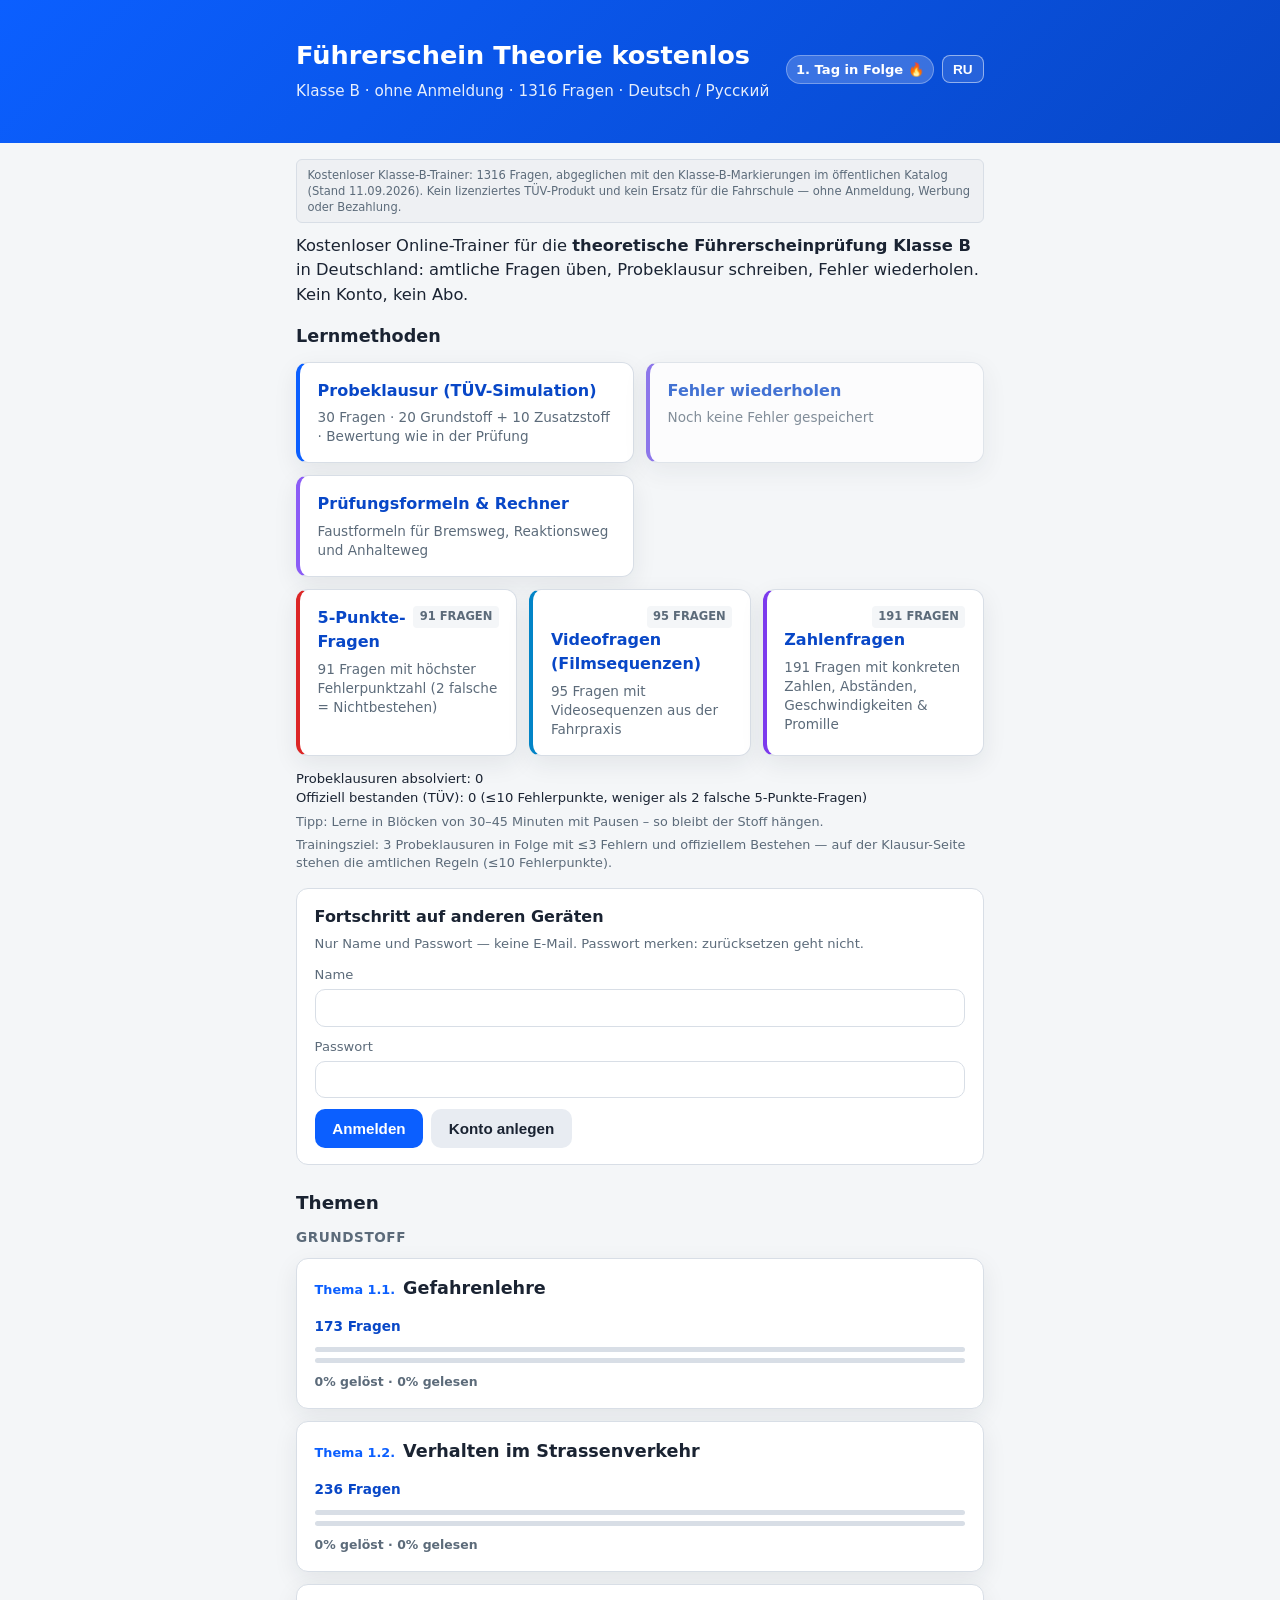
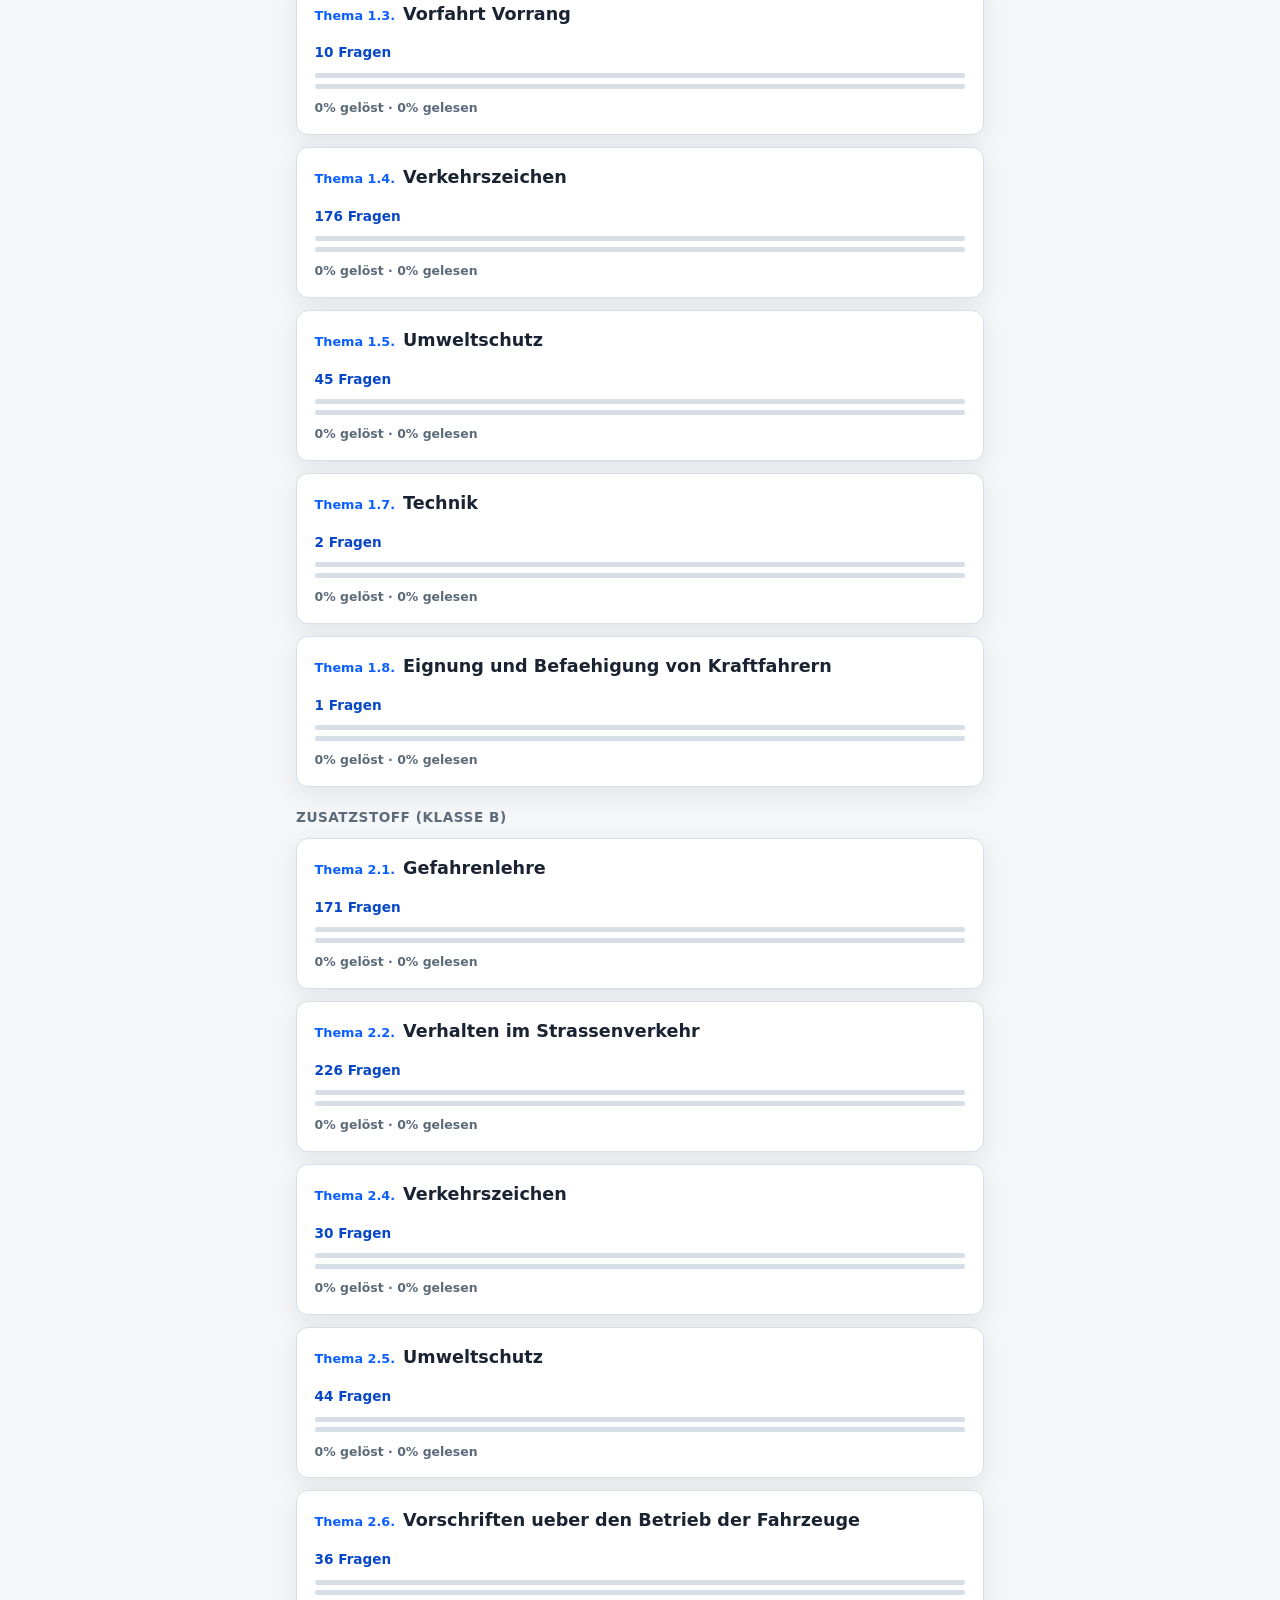
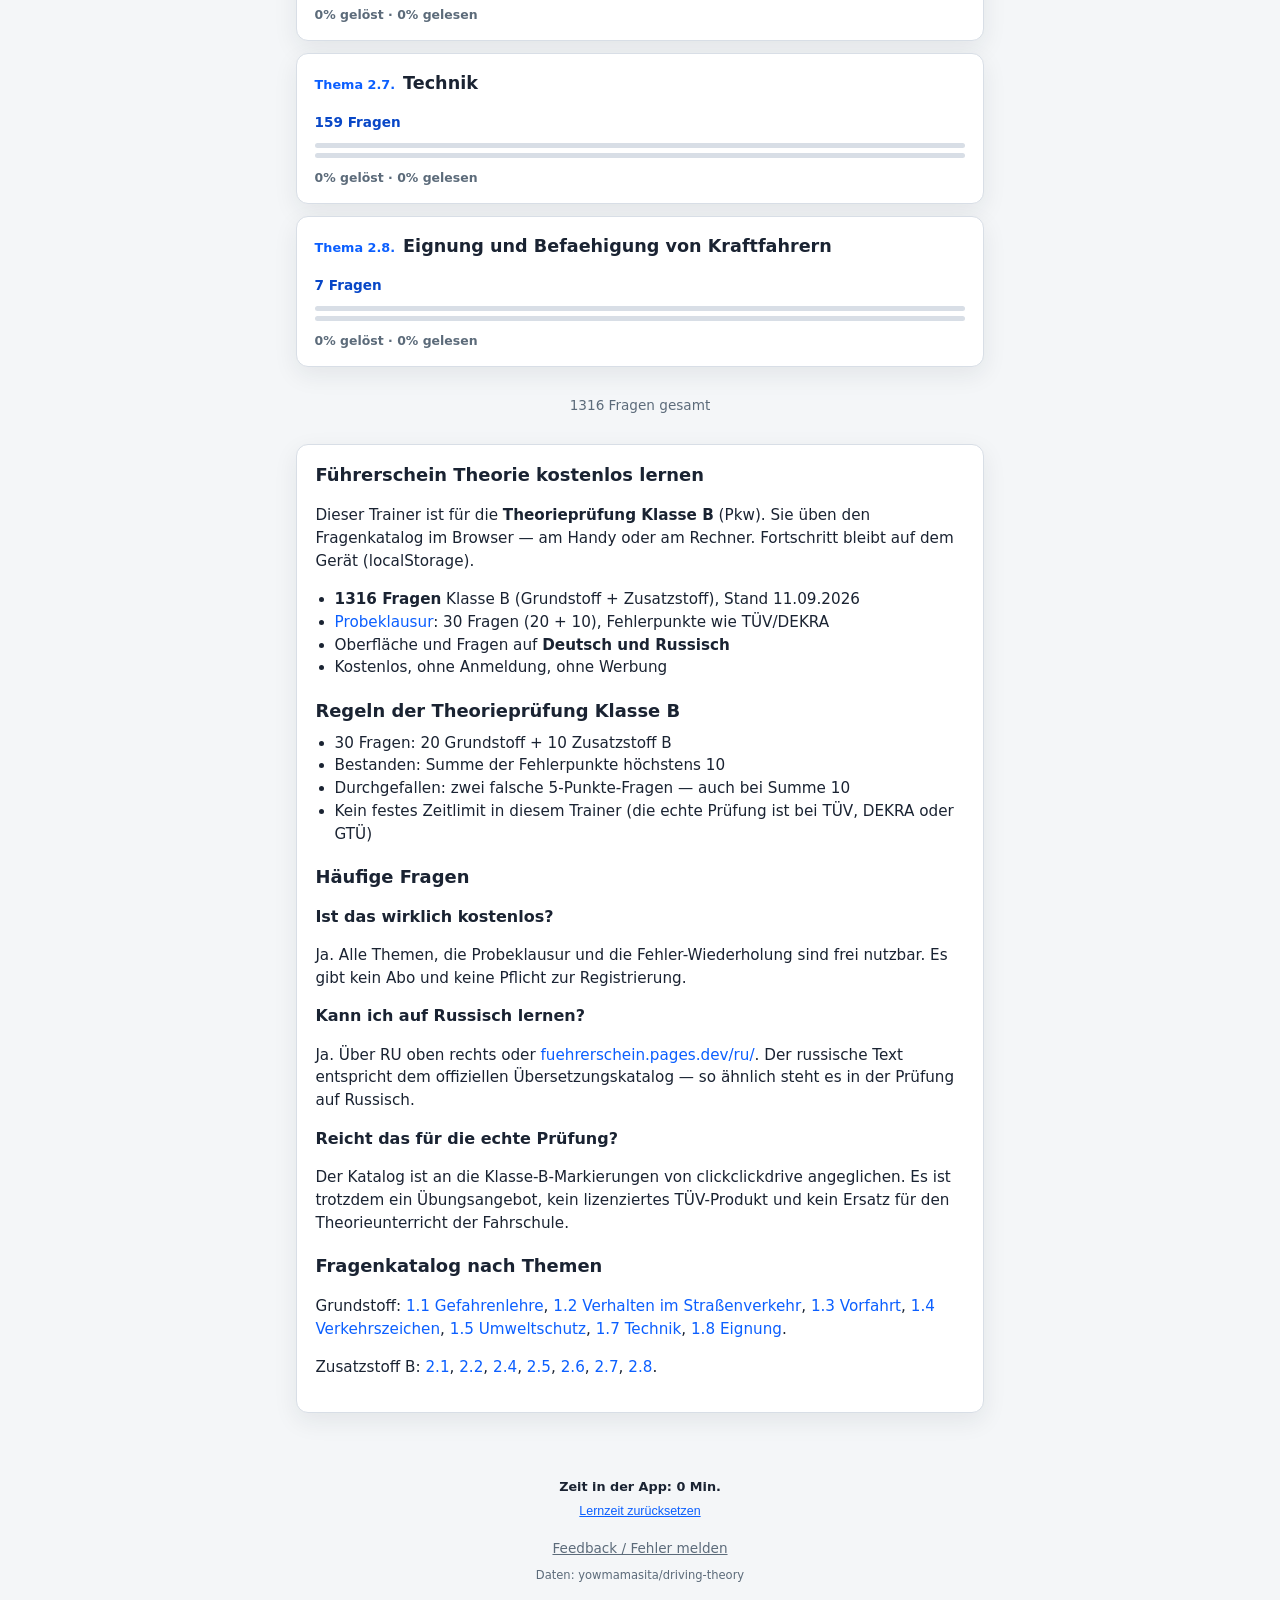
<file: public/index.html>
<!DOCTYPE html>
<html lang="de">
<head>
  <meta charset="UTF-8">
  <meta name="viewport" content="width=device-width, initial-scale=1.0">
  <title>Führerschein Theorie Klasse B kostenlos – ohne Anmeldung</title>
  <meta name="description" content="Kostenloser Theorie-Trainer Klasse B: 1316 Fragen, Probeklausur mit 30 Fragen nach TÜV-Regeln. Ohne Anmeldung, auf Deutsch und Russisch.">
  <meta name="robots" content="index, follow">
  <link rel="canonical" href="https://fuehrerschein.pages.dev/">
  <link rel="alternate" hreflang="de" href="https://fuehrerschein.pages.dev/">
  <link rel="alternate" hreflang="ru" href="https://fuehrerschein.pages.dev/ru/">
  <link rel="alternate" hreflang="x-default" href="https://fuehrerschein.pages.dev/">
  <link rel="icon" href="/favicon.svg" type="image/svg+xml">
  <link rel="apple-touch-icon" href="/apple-touch-icon.png" sizes="180x180">
  <link rel="manifest" href="/manifest.json">
  <meta name="theme-color" content="#1e3a8a">
  <meta name="apple-mobile-web-app-capable" content="yes">
  <meta name="apple-mobile-web-app-status-bar-style" content="black-translucent">
  <meta name="apple-mobile-web-app-title" content="Führerschein">
  <meta property="og:title" content="Führerschein Theorie Klasse B kostenlos">
  <meta property="og:description" content="Kostenloser Theorie-Trainer Klasse B: 1316 Fragen, Probeklausur mit 30 Fragen nach TÜV-Regeln. Ohne Anmeldung, auf Deutsch und Russisch.">
  <meta property="og:image" content="https://fuehrerschein.pages.dev/og-image.png">
  <meta property="og:type" content="website">
  <meta property="og:url" content="https://fuehrerschein.pages.dev/">
  <meta property="og:locale" content="de_DE">
  <meta property="og:locale:alternate" content="ru_RU">
  <meta name="twitter:card" content="summary_large_image">
  <meta name="twitter:title" content="Führerschein Theorie Klasse B kostenlos">
  <meta name="twitter:description" content="Kostenloser Theorie-Trainer Klasse B: 1316 Fragen, Probeklausur mit 30 Fragen nach TÜV-Regeln. Ohne Anmeldung, auf Deutsch und Russisch.">
  <meta name="twitter:image" content="https://fuehrerschein.pages.dev/og-image.png">
  <link rel="stylesheet" href="css/styles.css">
  <script type="application/ld+json" class="seo-de">
  {
    "@context": "https://schema.org",
    "@type": "WebApplication",
    "name": "Führerschein Theorie Klasse B",
    "url": "https://fuehrerschein.pages.dev/",
    "applicationCategory": "EducationalApplication",
    "inLanguage": ["de", "ru"],
    "isAccessibleForFree": true,
    "offers": { "@type": "Offer", "price": "0", "priceCurrency": "EUR" },
    "description": "Kostenloser Online-Trainer für die theoretische Führerscheinprüfung Klasse B in Deutschland. 1316 Fragen, Probeklausur, Deutsch und Russisch, ohne Anmeldung."
  }
  </script>
  <script type="application/ld+json" class="seo-de">
  {
    "@context": "https://schema.org",
    "@type": "FAQPage",
    "mainEntity": [
      {
        "@type": "Question",
        "name": "Ist der Führerschein-Theorie-Trainer kostenlos?",
        "acceptedAnswer": { "@type": "Answer", "text": "Ja. Themen, Quiz, Probeklausur und Wiederholung der Fehler sind kostenlos, ohne Anmeldung, ohne Abo und ohne Werbung." }
      },
      {
        "@type": "Question",
        "name": "Kann ich die Theorie auf Russisch üben?",
        "acceptedAnswer": { "@type": "Answer", "text": "Ja. Die Oberfläche und die Fragen gibt es auf Deutsch und Russisch. Der russische Text folgt dem offiziellen Übersetzungskatalog für die Prüfung." }
      },
      {
        "@type": "Question",
        "name": "Wie viele Fragen hat die Theorieprüfung Klasse B?",
        "acceptedAnswer": { "@type": "Answer", "text": "30 Fragen: 20 aus dem Grundstoff und 10 aus dem Zusatzstoff Klasse B. Bestanden bei höchstens 10 Fehlerpunkten, nicht aber bei zwei falschen 5-Punkte-Fragen." }
      },
      {
        "@type": "Question",
        "name": "Sind das die amtlichen Prüfungsfragen?",
        "acceptedAnswer": { "@type": "Answer", "text": "Der Trainer enthält 1316 Fragen Klasse B, abgeglichen mit den Klasse-B-Markierungen im öffentlichen Fragenkatalog (Stand 11.09.2026). Es ist kein lizenziertes TÜV-Produkt und ersetzt nicht die Fahrschule." }
      }
    ]
  }
  </script>
  <script type="text/javascript">
    (function(c,l,a,r,i,t,y){
        c[a]=c[a]||function(){(c[a].q=c[a].q||[]).push(arguments)};
        t=l.createElement(r);t.async=1;t.src="https://www.clarity.ms/tag/"+i;
        y=l.getElementsByTagName(r)[0];y.parentNode.insertBefore(t,y);
    })(window, document, "clarity", "script", "wsmziuwn60");
  </script>
</head>
<body>
  <header class="app-header">
    <div class="container header-row">
      <div>
        <h1 id="site-title">Führerschein Theorie kostenlos</h1>
        <p id="site-subtitle">Klasse B · ohne Anmeldung · 1316 Fragen · Deutsch / Русский</p>
      </div>
      <div class="header-right">
        <span id="streak-pill" class="streak-pill hidden" title="Lernserie"></span>
        <button type="button" id="pwa-install-btn" class="pwa-install-btn hidden"></button>
        <button type="button" id="lang-switch" class="lang-switch" aria-label="Sprache wechseln">RU</button>
      </div>
    </div>
  </header>

  <main class="container">
    <p class="source-notice" data-source-notice></p>

    <section class="seo-pane seo-de" lang="de">
      <p class="seo-lead">Kostenloser Online-Trainer für die <strong>theoretische Führerscheinprüfung Klasse B</strong> in Deutschland: amtliche Fragen üben, Probeklausur schreiben, Fehler wiederholen. Kein Konto, kein Abo.</p>
    </section>
    <section class="seo-pane seo-ru" lang="ru">
      <p class="seo-lead">Бесплатный онлайн-тренажёр <strong>теории ПДД Германии, класс B</strong>: билеты по темам, пробный экзамен, повтор ошибок. Без регистрации и без подписки.</p>
    </section>

    <section id="study-hub" class="study-hub" aria-labelledby="study-hub-title">
      <h2 id="study-hub-title" class="study-hub-title"></h2>
      <div id="continue-reading-wrap" class="continue-reading-wrap hidden">
        <a id="continue-reading-link" class="btn btn-primary continue-reading-btn" href="#"></a>
        <p id="continue-reading-desc" class="continue-reading-desc"></p>
      </div>
      <div class="study-hub-grid">
        <a id="study-exam-link" class="study-card study-card--exam" href="exam.html">
          <h3 id="study-exam-heading">Probeklausur</h3>
          <p id="study-exam-desc" class="study-card-desc">30 Fragen nach TÜV-Regeln</p>
        </a>
        <a id="study-review-link" class="study-card study-card--review" href="review.html">
          <h3 id="study-review-heading">Fehler wiederholen</h3>
          <p id="study-review-desc" class="study-card-desc">Falsche Antworten gezielt üben</p>
        </a>
        <a id="study-formulas-link" class="study-card study-card--formulas" href="formulas.html">
          <h3 id="study-formulas-heading">Prüfungsformeln & Rechner</h3>
          <p id="study-formulas-desc" class="study-card-desc">Reaktionsweg, Bremsweg, Anhalteweg</p>
        </a>
      </div>
      <div class="study-fokus-grid">
        <a id="study-5points-link" class="study-card study-card--5points" href="topic.html?id=5-punkte-fragen">
          <span class="study-card-badge">91 Fragen</span>
          <h3 id="study-5points-heading">5-Punkte-Fragen</h3>
          <p id="study-5points-desc" class="study-card-desc">Fragen mit höchster Fehlerpunktzahl (2 falsche = Nichtbestehen)</p>
        </a>
        <a id="study-video-link" class="study-card study-card--video" href="topic.html?id=videofragen">
          <span class="study-card-badge">95 Fragen</span>
          <h3 id="study-video-heading">Videofragen</h3>
          <p id="study-video-desc" class="study-card-desc">Situationen mit Filmsequenz aus der Fahrpraxis</p>
        </a>
        <a id="study-zahlen-link" class="study-card study-card--zahlen" href="topic.html?id=zahlenfragen">
          <span class="study-card-badge">191 Fragen</span>
          <h3 id="study-zahlen-heading">Zahlenfragen</h3>
          <p id="study-zahlen-desc" class="study-card-desc">Fragen mit konkreten Zahlen, Abständen & Geschwindigkeiten</p>
        </a>
      </div>
      <div id="overall-mastery" class="overall-mastery hidden" aria-live="polite">
        <div id="overall-mastery-label" class="overall-mastery-label"></div>
        <div class="overall-mastery-bar"><div id="overall-mastery-fill" class="overall-mastery-fill"></div></div>
      </div>
      <p id="study-readiness" class="study-readiness" aria-live="polite"></p>
      <p id="study-tip-session" class="study-tip"></p>
      <p id="study-tip-exam" class="study-tip"></p>
      <section id="account-panel" class="account-panel">
        <h3 id="account-title" class="account-title"></h3>
        <p id="account-hint" class="account-hint"></p>
        <form id="account-form" class="account-form">
          <label class="account-field">
            <span id="account-user-label"></span>
            <input id="account-user" name="user" autocomplete="username" maxlength="24" required>
          </label>
          <label class="account-field">
            <span id="account-password-label"></span>
            <input id="account-password" name="password" type="password" autocomplete="current-password" maxlength="72" required>
          </label>
          <div class="btn-row">
            <button type="submit" id="account-login-btn" class="btn btn-primary"></button>
            <button type="button" id="account-register-btn" class="btn btn-secondary"></button>
          </div>
        </form>
        <div id="account-session" class="account-session hidden">
          <p id="account-session-text"></p>
          <button type="button" id="account-logout-btn" class="footer-link-btn"></button>
        </div>
        <p id="account-status" class="account-status" hidden></p>
      </section>
    </section>

    <h2 id="topics-heading">Themen</h2>
    <ul id="topic-list" class="topic-list" aria-live="polite">
      <li><p>Themen werden geladen …</p></li>
    </ul>

    <article class="seo-article seo-pane seo-de" lang="de">
      <h2>Führerschein Theorie kostenlos lernen</h2>
      <p>Dieser Trainer ist für die <strong>Theorieprüfung Klasse B</strong> (Pkw). Sie üben den Fragenkatalog im Browser — am Handy oder am Rechner. Fortschritt bleibt auf dem Gerät (localStorage).</p>
      <ul>
        <li><strong>1316 Fragen</strong> Klasse B (Grundstoff + Zusatzstoff), Stand 11.09.2026</li>
        <li><a href="exam.html">Probeklausur</a>: 30 Fragen (20 + 10), Fehlerpunkte wie TÜV/DEKRA</li>
        <li>Oberfläche und Fragen auf <strong>Deutsch und Russisch</strong></li>
        <li>Kostenlos, ohne Anmeldung, ohne Werbung</li>
      </ul>
      <h2>Regeln der Theorieprüfung Klasse B</h2>
      <ul>
        <li>30 Fragen: 20 Grundstoff + 10 Zusatzstoff B</li>
        <li>Bestanden: Summe der Fehlerpunkte höchstens 10</li>
        <li>Durchgefallen: zwei falsche 5-Punkte-Fragen — auch bei Summe 10</li>
        <li>Kein festes Zeitlimit in diesem Trainer (die echte Prüfung ist bei TÜV, DEKRA oder GTÜ)</li>
      </ul>
      <h2>Häufige Fragen</h2>
      <h3>Ist das wirklich kostenlos?</h3>
      <p>Ja. Alle Themen, die Probeklausur und die Fehler-Wiederholung sind frei nutzbar. Es gibt kein Abo und keine Pflicht zur Registrierung.</p>
      <h3>Kann ich auf Russisch lernen?</h3>
      <p>Ja. Über RU oben rechts oder <a href="/ru/">fuehrerschein.pages.dev/ru/</a>. Der russische Text entspricht dem offiziellen Übersetzungskatalog — so ähnlich steht es in der Prüfung auf Russisch.</p>
      <h3>Reicht das für die echte Prüfung?</h3>
      <p>Der Katalog ist an die Klasse-B-Markierungen von clickclickdrive angeglichen. Es ist trotzdem ein Übungsangebot, kein lizenziertes TÜV-Produkt und kein Ersatz für den Theorieunterricht der Fahrschule.</p>
      <h2>Fragenkatalog nach Themen</h2>
      <p>Grundstoff: <a href="topic.html?id=1-1-gefahrenlehre">1.1 Gefahrenlehre</a>, <a href="topic.html?id=1-2-verhalten-im-strassenverkehr">1.2 Verhalten im Straßenverkehr</a>, <a href="topic.html?id=1-3-vorfahrt-vorrang">1.3 Vorfahrt</a>, <a href="topic.html?id=1-4-verkehrszeichen">1.4 Verkehrszeichen</a>, <a href="topic.html?id=1-5-umweltschutz">1.5 Umweltschutz</a>, <a href="topic.html?id=1-7-technik">1.7 Technik</a>, <a href="topic.html?id=1-8-eignung-und-befaehigung-von-kraftfahrern">1.8 Eignung</a>.</p>
      <p>Zusatzstoff B: <a href="topic.html?id=2-1-gefahrenlehre">2.1</a>, <a href="topic.html?id=2-2-verhalten-im-strassenverkehr">2.2</a>, <a href="topic.html?id=2-4-verkehrszeichen">2.4</a>, <a href="topic.html?id=2-5-umweltschutz">2.5</a>, <a href="topic.html?id=2-6-vorschriften-ueber-den-betrieb-der-fahrzeuge">2.6</a>, <a href="topic.html?id=2-7-technik">2.7</a>, <a href="topic.html?id=2-8-eignung-und-befaehigung-von-kraftfahrern">2.8</a>.</p>
    </article>

    <article class="seo-article seo-pane seo-ru" lang="ru">
      <h2>Бесплатный тренажёр теории ПДД Германии</h2>
      <p>Сайт для подготовки к <strong>теоретическому экзамену Klasse B</strong> (легковой автомобиль). Каталог вопросов, квиз по темам, пробный экзамен. Прогресс хранится в браузере, аккаунт не нужен.</p>
      <ul>
        <li><strong>1316 вопросов</strong> класса B (Grundstoff + Zusatzstoff), снимок 11.09.2026</li>
        <li><a href="exam.html">Пробный экзамен</a>: 30 вопросов (20 + 10), штрафные баллы как у TÜV/DEKRA</li>
        <li>Интерфейс и формулировки на <strong>русском и немецком</strong></li>
        <li>Бесплатно, без регистрации, без рекламы</li>
      </ul>
      <h2>Правила экзамена Klasse B</h2>
      <ul>
        <li>30 вопросов: 20 общих + 10 дополнительных класса B</li>
        <li>Сдано: сумма штрафных баллов не больше 10</li>
        <li>Не сдано сразу: две ошибочные 5-балльные вопросы — даже если сумма 10</li>
        <li>В тренажёре нет лимита времени (живой экзамен — в TÜV, DEKRA или GTÜ)</li>
      </ul>
      <h2>Частые вопросы</h2>
      <h3>Это правда бесплатно?</h3>
      <p>Да. Темы, пробный экзамен и повтор ошибок открыты. Нет подписки и нет обязательной регистрации.</p>
      <h3>Можно на русском?</h3>
      <p>Да. Кнопка RU или адрес <a href="/ru/">/ru/</a>. Русский текст — как в официальном переводном каталоге, на экзамене формулировки похожие.</p>
      <h3>Этого хватит на настоящий экзамен?</h3>
      <p>Пул вопросов сверен с метками Klasse B в публичном каталоге clickclickdrive. Это тренажёр, не лицензия TÜV и не замена занятий в автошколе.</p>
      <h2>Билеты по темам</h2>
      <p>Общая часть: <a href="topic.html?id=1-1-gefahrenlehre">1.1 опасности</a>, <a href="topic.html?id=1-2-verhalten-im-strassenverkehr">1.2 поведение в движении</a>, <a href="topic.html?id=1-3-vorfahrt-vorrang">1.3 преимущество</a>, <a href="topic.html?id=1-4-verkehrszeichen">1.4 знаки</a>, <a href="topic.html?id=1-5-umweltschutz">1.5 экология</a>, <a href="topic.html?id=1-7-technik">1.7 техника</a>, <a href="topic.html?id=1-8-eignung-und-befaehigung-von-kraftfahrern">1.8 допуск водителя</a>.</p>
      <p>Дополнительно B: <a href="topic.html?id=2-1-gefahrenlehre">2.1</a>, <a href="topic.html?id=2-2-verhalten-im-strassenverkehr">2.2</a>, <a href="topic.html?id=2-4-verkehrszeichen">2.4</a>, <a href="topic.html?id=2-5-umweltschutz">2.5</a>, <a href="topic.html?id=2-6-vorschriften-ueber-den-betrieb-der-fahrzeuge">2.6</a>, <a href="topic.html?id=2-7-technik">2.7</a>, <a href="topic.html?id=2-8-eignung-und-befaehigung-von-kraftfahrern">2.8</a>.</p>
    </article>
  </main>

  <footer class="site-footer">
    <p id="footer-time" class="footer-time"></p>
    <button type="button" id="time-reset-btn" class="footer-link-btn"></button>
    <p class="footer-feedback"><a id="footer-feedback-link" href="mailto:gorelikgo@gmail.com?subject=Feedback:%20Fuehrerschein">Feedback / Fehler melden</a></p>
    <p class="footer-data"><span id="footer-data-label"></span> <a href="https://github.com/yowmamasita/driving-theory" target="_blank" rel="noopener noreferrer">yowmamasita/driving-theory</a></p>
  </footer>

  <script src="js/i18n.js"></script>
  <script src="js/progress.js"></script>
  <script src="js/study-stats.js"></script>
  <script src="js/time-tracker.js"></script>
  <script src="js/account.js"></script>
  <script src="js/topics.js"></script>
  <script>
    if ("serviceWorker" in navigator) {
      window.addEventListener("load", () => {
        navigator.serviceWorker.register("/sw.js").catch(() => {});
      });
    }
  </script>
</body>
</html>
</file>
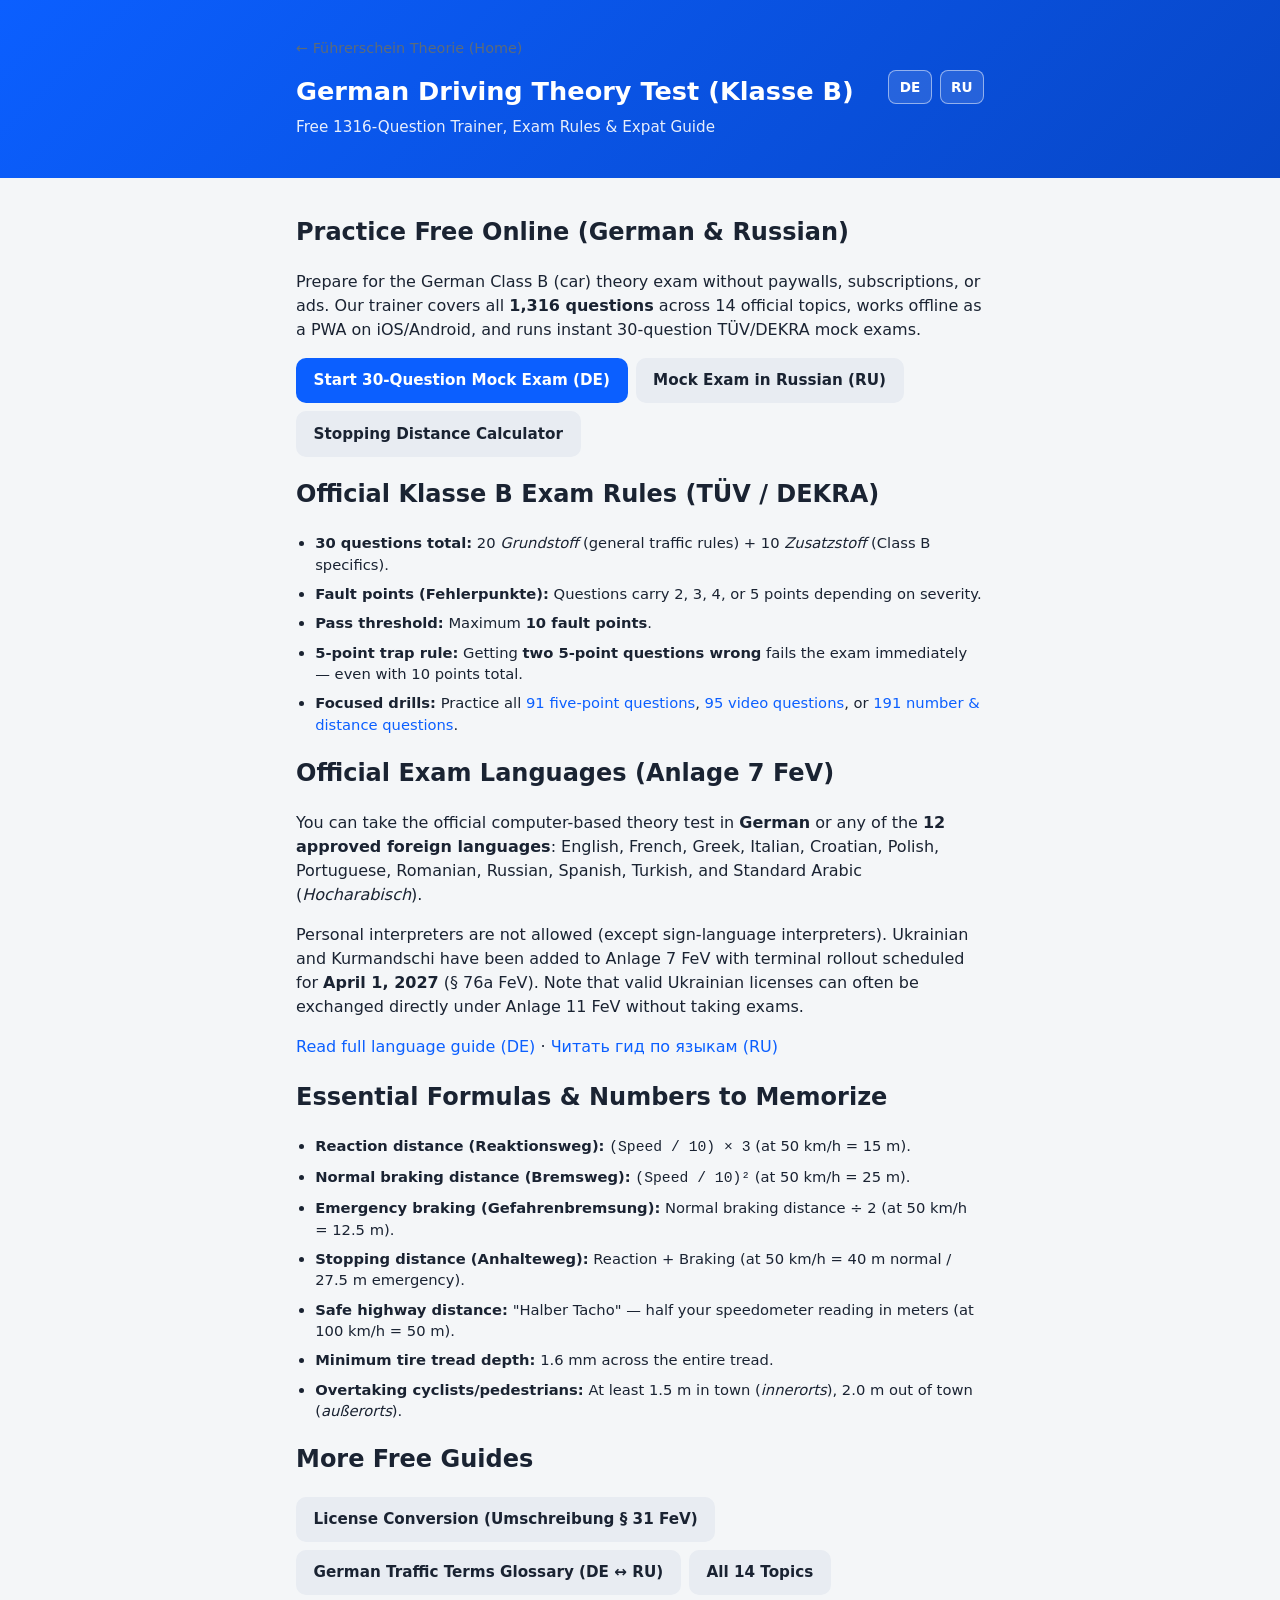
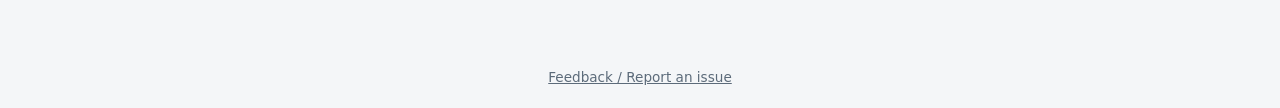
<file: public/en/index.html>
<!DOCTYPE html>
<html lang="en">
<head>
  <meta charset="UTF-8">
  <meta name="viewport" content="width=device-width, initial-scale=1.0">
  <title>German Driving Theory Test (Klasse B) — Free Practice & Exam Guide</title>
  <meta name="description" content="Free ad-free German driving theory trainer (Klasse B, 1316 questions) with mock exams, stopping distance calculator, official TÜV/DEKRA exam languages, and Umschreibung guide.">
  <meta name="robots" content="index, follow">
  <link rel="canonical" href="https://fuehrerschein.pages.dev/en/">
  <link rel="alternate" hreflang="de" href="https://fuehrerschein.pages.dev/">
  <link rel="alternate" hreflang="ru" href="https://fuehrerschein.pages.dev/ru/">
  <link rel="alternate" hreflang="en" href="https://fuehrerschein.pages.dev/en/">
  <link rel="alternate" hreflang="x-default" href="https://fuehrerschein.pages.dev/">
  <link rel="icon" href="/favicon.svg" type="image/svg+xml">
  <link rel="apple-touch-icon" href="/apple-touch-icon.png" sizes="180x180">
  <link rel="manifest" href="/manifest.json">
  <meta name="theme-color" content="#1e3a8a">
  <meta property="og:title" content="German Driving Theory Test (Klasse B) — Free Practice & Exam Guide">
  <meta property="og:description" content="Everything expats need for the German Klasse B theory test: 30-question exam rules, 12 official exam languages, stopping formulas, and free online practice.">
  <meta property="og:image" content="https://fuehrerschein.pages.dev/og-image.png">
  <meta property="og:type" content="article">
  <meta property="og:url" content="https://fuehrerschein.pages.dev/en/">
  <meta property="og:locale" content="en_US">
  <link rel="stylesheet" href="../css/styles.css">
  <script type="application/ld+json">
  {
    "@context": "https://schema.org",
    "@type": "FAQPage",
    "mainEntity": [
      {
        "@type": "Question",
        "name": "How does the German Klasse B driving theory test work?",
        "acceptedAnswer": {
          "@type": "Answer",
          "text": "The official TÜV/DEKRA theory test for Class B consists of 30 questions (20 Grundstoff general questions and 10 Klasse B Zusatzstoff questions). You pass with 10 or fewer fault points, unless you get two 5-point questions wrong, which is an automatic fail."
        }
      },
      {
        "@type": "Question",
        "name": "What languages can I take the German driving theory test in?",
        "acceptedAnswer": {
          "@type": "Answer",
          "text": "Under Anlage 7 FeV, you can take the theory exam in German or 12 official foreign languages: English, French, Greek, Italian, Croatian, Polish, Portuguese, Romanian, Russian, Spanish, Turkish, and Standard Arabic. Ukrainian and Kurmandschi are scheduled for April 1, 2027."
        }
      },
      {
        "@type": "Question",
        "name": "Do I need mandatory driving school theory lessons when converting a foreign license (Umschreibung)?",
        "acceptedAnswer": {
          "@type": "Answer",
          "text": "No. Under § 31 FeV, foreign license holders converting a third-country license are exempt from mandatory theory classroom hours and mandatory special driving lessons, though you still must register with a Fahrschule to book the TÜV/DEKRA exam."
        }
      }
    ]
  }
  </script>
  <script type="text/javascript">
    (function(c,l,a,r,i,t,y){
        c[a]=c[a]||function(){(c[a].q=c[a].q||[]).push(arguments)};
        t=l.createElement(r);t.async=1;t.src="https://www.clarity.ms/tag/"+i;
        y=l.getElementsByTagName(r)[0];y.parentNode.insertBefore(t,y);
    })(window, document, "clarity", "script", "wsmziuwn60");
  </script>
</head>
<body>
  <header class="app-header">
    <div class="container header-row">
      <div>
        <a class="back-link" href="../index.html">← Führerschein Theorie (Home)</a>
        <h1>German Driving Theory Test (Klasse B)</h1>
        <p>Free 1316-Question Trainer, Exam Rules & Expat Guide</p>
      </div>
      <div class="header-right">
        <a class="lang-switch" href="../index.html" style="text-decoration:none;">DE</a>
        <a class="lang-switch" href="../ru/" style="text-decoration:none;">RU</a>
      </div>
    </div>
  </header>

  <main class="container">
    <section class="card">
      <h2>Practice Free Online (German & Russian)</h2>
      <p>Prepare for the German Class B (car) theory exam without paywalls, subscriptions, or ads. Our trainer covers all <strong>1,316 questions</strong> across 14 official topics, works offline as a PWA on iOS/Android, and runs instant 30-question TÜV/DEKRA mock exams.</p>
      <div class="btn-row" style="margin-top:0.85rem;">
        <a class="btn btn-primary" href="../exam.html">Start 30-Question Mock Exam (DE)</a>
        <a class="btn btn-secondary" href="../ru/exam.html">Mock Exam in Russian (RU)</a>
        <a class="btn btn-secondary" href="../formulas.html">Stopping Distance Calculator</a>
      </div>
    </section>

    <section class="card">
      <h2>Official Klasse B Exam Rules (TÜV / DEKRA)</h2>
      <ul class="exam-rules-bullets">
        <li><strong>30 questions total:</strong> 20 <em>Grundstoff</em> (general traffic rules) + 10 <em>Zusatzstoff</em> (Class B specifics).</li>
        <li><strong>Fault points (Fehlerpunkte):</strong> Questions carry 2, 3, 4, or 5 points depending on severity.</li>
        <li><strong>Pass threshold:</strong> Maximum <strong>10 fault points</strong>.</li>
        <li><strong>5-point trap rule:</strong> Getting <strong>two 5-point questions wrong</strong> fails the exam immediately — even with 10 points total.</li>
        <li><strong>Focused drills:</strong> Practice all <a href="../topic.html?id=5-punkte-fragen">91 five-point questions</a>, <a href="../topic.html?id=videofragen">95 video questions</a>, or <a href="../topic.html?id=zahlenfragen">191 number & distance questions</a>.</li>
      </ul>
    </section>

    <section class="card">
      <h2>Official Exam Languages (Anlage 7 FeV)</h2>
      <p>You can take the official computer-based theory test in <strong>German</strong> or any of the <strong>12 approved foreign languages</strong>: English, French, Greek, Italian, Croatian, Polish, Portuguese, Romanian, Russian, Spanish, Turkish, and Standard Arabic (<em>Hocharabisch</em>).</p>
      <p style="margin-top:0.5rem;">Personal interpreters are not allowed (except sign-language interpreters). Ukrainian and Kurmandschi have been added to Anlage 7 FeV with terminal rollout scheduled for <strong>April 1, 2027</strong> (§ 76a FeV). Note that valid Ukrainian licenses can often be exchanged directly under Anlage 11 FeV without taking exams.</p>
      <p style="margin-top:0.6rem;"><a href="../sprachen.html">Read full language guide (DE)</a> · <a href="../ru/sprachen.html">Читать гид по языкам (RU)</a></p>
    </section>

    <section class="card">
      <h2>Essential Formulas & Numbers to Memorize</h2>
      <ul class="exam-rules-bullets">
        <li><strong>Reaction distance (Reaktionsweg):</strong> <code>(Speed / 10) × 3</code> (at 50 km/h = 15 m).</li>
        <li><strong>Normal braking distance (Bremsweg):</strong> <code>(Speed / 10)²</code> (at 50 km/h = 25 m).</li>
        <li><strong>Emergency braking (Gefahrenbremsung):</strong> Normal braking distance ÷ 2 (at 50 km/h = 12.5 m).</li>
        <li><strong>Stopping distance (Anhalteweg):</strong> Reaction + Braking (at 50 km/h = 40 m normal / 27.5 m emergency).</li>
        <li><strong>Safe highway distance:</strong> "Halber Tacho" — half your speedometer reading in meters (at 100 km/h = 50 m).</li>
        <li><strong>Minimum tire tread depth:</strong> 1.6 mm across the entire tread.</li>
        <li><strong>Overtaking cyclists/pedestrians:</strong> At least 1.5 m in town (<em>innerorts</em>), 2.0 m out of town (<em>außerorts</em>).</li>
      </ul>
    </section>

    <section class="card">
      <h2>More Free Guides</h2>
      <div class="btn-row">
        <a class="btn btn-secondary" href="../umschreibung.html">License Conversion (Umschreibung § 31 FeV)</a>
        <a class="btn btn-secondary" href="../glossar.html">German Traffic Terms Glossary (DE ↔ RU)</a>
        <a class="btn btn-secondary" href="../index.html">All 14 Topics</a>
      </div>
    </section>
  </main>

  <footer class="site-footer">
    <p class="footer-feedback"><a href="mailto:gorelikgo@gmail.com?subject=Feedback:%20Fuehrerschein">Feedback / Report an issue</a></p>
  </footer>
</body>
</html>
</file>
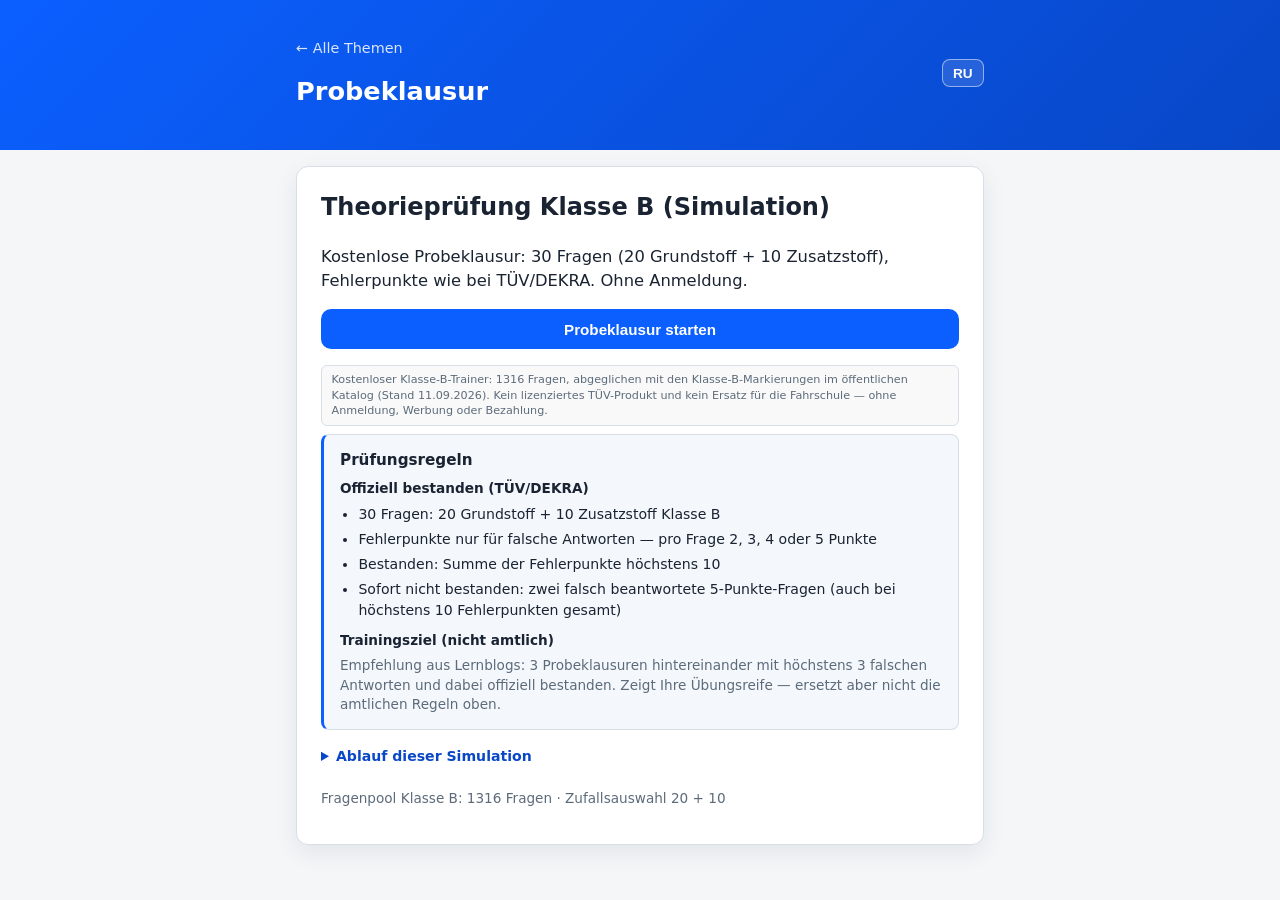
<file: public/exam.html>
<!DOCTYPE html>
<html lang="de">
<head>
  <meta charset="UTF-8">
  <meta name="viewport" content="width=device-width, initial-scale=1.0">
  <title>Probeklausur Klasse B kostenlos – 30 Fragen, TÜV-Regeln</title>
  <meta name="description" content="Prüfungssimulation Führerschein Theorie Klasse B: 20 Grundstoff + 10 Zusatzstoff, Fehlerpunkte, ohne Anmeldung. Deutsch und Russisch.">
  <meta name="robots" content="index, follow">
  <link rel="canonical" href="https://fuehrerschein.pages.dev/exam.html">
  <link rel="alternate" hreflang="de" href="https://fuehrerschein.pages.dev/exam.html">
  <link rel="alternate" hreflang="ru" href="https://fuehrerschein.pages.dev/ru/exam.html">
  <link rel="alternate" hreflang="x-default" href="https://fuehrerschein.pages.dev/exam.html">
  <link rel="icon" href="/favicon.svg" type="image/svg+xml">
  <link rel="apple-touch-icon" href="/apple-touch-icon.png" sizes="180x180">
  <link rel="manifest" href="/manifest.json">
  <meta name="theme-color" content="#1e3a8a">
  <meta name="apple-mobile-web-app-capable" content="yes">
  <meta name="apple-mobile-web-app-status-bar-style" content="black-translucent">
  <meta name="apple-mobile-web-app-title" content="Führerschein">
  <meta property="og:title" content="Probeklausur Klasse B kostenlos">
  <meta property="og:description" content="Prüfungssimulation Führerschein Theorie Klasse B: 20 Grundstoff + 10 Zusatzstoff, Fehlerpunkte, ohne Anmeldung. Deutsch und Russisch.">
  <meta property="og:image" content="https://fuehrerschein.pages.dev/og-image.png">
  <meta property="og:type" content="website">
  <meta property="og:url" content="https://fuehrerschein.pages.dev/exam.html">
  <meta property="og:locale" content="de_DE">
  <meta name="twitter:card" content="summary_large_image">
  <meta name="twitter:title" content="Probeklausur Klasse B kostenlos">
  <meta name="twitter:description" content="Prüfungssimulation Führerschein Theorie Klasse B: 20 Grundstoff + 10 Zusatzstoff, Fehlerpunkte, ohne Anmeldung. Deutsch und Russisch.">
  <meta name="twitter:image" content="https://fuehrerschein.pages.dev/og-image.png">
  <link rel="stylesheet" href="css/styles.css">
  <script type="text/javascript">
    (function(c,l,a,r,i,t,y){
        c[a]=c[a]||function(){(c[a].q=c[a].q||[]).push(arguments)};
        t=l.createElement(r);t.async=1;t.src="https://www.clarity.ms/tag/"+i;
        y=l.getElementsByTagName(r)[0];y.parentNode.insertBefore(t,y);
    })(window, document, "clarity", "script", "wsmziuwn60");
  </script>
</head>
<body>
  <header class="app-header">
    <div class="container header-row">
      <div>
        <a class="back-link" id="back-link" href="index.html" style="color:rgba(255,255,255,0.85)">← Alle Themen</a>
        <h1 id="exam-page-title">Probeklausur</h1>
      </div>
      <button type="button" id="lang-switch" class="lang-switch" aria-label="Sprache wechseln">RU</button>
    </div>
  </header>

  <main class="container">
    <section id="exam-intro" class="quiz-card exam-intro">
      <h2 id="exam-intro-title">Theorieprüfung Klasse B (Simulation)</h2>
      <p class="seo-lead seo-de">Kostenlose Probeklausur: 30 Fragen (20 Grundstoff + 10 Zusatzstoff), Fehlerpunkte wie bei TÜV/DEKRA. Ohne Anmeldung.</p>
      <p class="seo-lead seo-ru">Бесплатный пробный экзамен: 30 вопросов (20 + 10), штрафные баллы как у TÜV/DEKRA. Без регистрации.</p>
      <div class="btn-row exam-intro-cta">
        <button type="button" class="btn btn-primary" id="exam-start-btn"></button>
      </div>
      <aside class="site-disclaimer site-disclaimer--compact" data-site-disclaimer>
        <p class="site-disclaimer-catalog"></p>
        <p class="site-disclaimer-ru hidden"></p>
      </aside>
      <aside id="exam-pass-rules" class="exam-pass-rules" aria-labelledby="exam-pass-rules-title">
        <h3 id="exam-pass-rules-title"></h3>
        <section>
          <h4 id="exam-pass-rules-official-title"></h4>
          <ul id="exam-pass-rules-official" class="exam-pass-rules-list"></ul>
        </section>
        <section>
          <h4 id="exam-pass-rules-training-title"></h4>
          <p id="exam-pass-rules-training" class="exam-pass-rules-note"></p>
        </section>
      </aside>
      <details class="exam-pass-rules-details">
        <summary id="exam-rules-details-summary"></summary>
        <ul id="exam-rules" class="exam-rules"></ul>
      </details>
      <p id="exam-pool-note" class="exam-pool-note"></p>
    </section>

    <p id="exam-loading" class="exam-loading hidden"></p>

    <section id="exam-run" class="hidden">
      <div class="quiz-card">
        <div class="progress-bar progress-bar-session"><span id="exam-progress-fill" class="progress-fill progress-fill-session"></span></div>
        <div class="quiz-meta">
          <span id="exam-official" class="question-official-meta"></span>
          <span id="exam-counter" class="question-session-counter"></span>
        </div>
        <div id="exam-media-wrap" class="question-media-wrap">
          <video id="exam-video" class="question-video hidden" playsinline preload="metadata"></video>
          <img id="exam-image" class="question-image hidden" alt="">
          <p class="question-media-error hidden" aria-live="polite"></p>
        </div>
        <p id="exam-text" class="question-text"></p>
        <div id="exam-options" class="options"></div>
        <div id="exam-feedback" class="feedback hidden"></div>
        <div class="btn-row exam-nav-row">
          <button type="button" class="btn btn-secondary" id="exam-prev-btn"></button>
          <button type="button" class="btn btn-primary" id="exam-check-btn"></button>
          <button type="button" class="btn btn-primary hidden" id="exam-next-btn"></button>
        </div>
        <p id="exam-answered-hint" class="exam-answered-hint" aria-live="polite"></p>
        <label class="exam-settings-toggle" id="exam-show-explanations-wrap">
          <input type="checkbox" id="exam-show-explanations" checked>
          <span id="exam-show-explanations-label"></span>
        </label>
      </div>
      <div class="btn-row exam-submit-row">
        <button type="button" class="btn btn-primary btn-wide" id="exam-submit-btn"></button>
      </div>
    </section>

    <section id="exam-result" class="hidden">
      <div class="quiz-card result-card exam-result-card">
        <h2 id="exam-result-title"></h2>
        <p id="exam-result-verdict" class="exam-result-verdict"></p>
        <p id="exam-result-detail" class="exam-result-detail"></p>
        <p id="exam-result-streak" class="exam-result-streak"></p>
        <aside id="exam-result-rules" class="exam-pass-rules exam-pass-rules--result" aria-labelledby="exam-result-rules-title">
          <h3 id="exam-result-rules-title"></h3>
          <ul id="exam-result-rules-list" class="exam-pass-rules-list"></ul>
        </aside>
        <div id="exam-review-list" class="exam-review-list hidden"></div>
        <div class="btn-row" style="justify-content:center">
          <button type="button" class="btn btn-primary" id="exam-retry-btn"></button>
          <button type="button" class="btn btn-secondary" id="exam-share-btn"></button>
          <a class="btn btn-secondary" id="exam-home-btn" href="index.html"></a>
        </div>
        <p id="exam-share-toast" class="exam-share-toast hidden" role="status" aria-live="polite"></p>
      </div>
    </section>
  </main>

  <script src="js/i18n.js"></script>
  <script src="js/question-media.js"></script>
  <script src="js/question-answers.js"></script>
  <script src="js/de-peek.js"></script>
  <script src="js/progress.js"></script>
  <script src="js/exam-pool.js?v=mix"></script>
  <script src="js/study-stats.js"></script>
  <script src="js/time-tracker.js"></script>
  <script src="js/account.js"></script>
  <script src="js/exam.js"></script>
  <script>
    if ("serviceWorker" in navigator) {
      window.addEventListener("load", () => {
        navigator.serviceWorker.register("/sw.js").catch(() => {});
      });
    }
  </script>
</body>
</html>
</file>
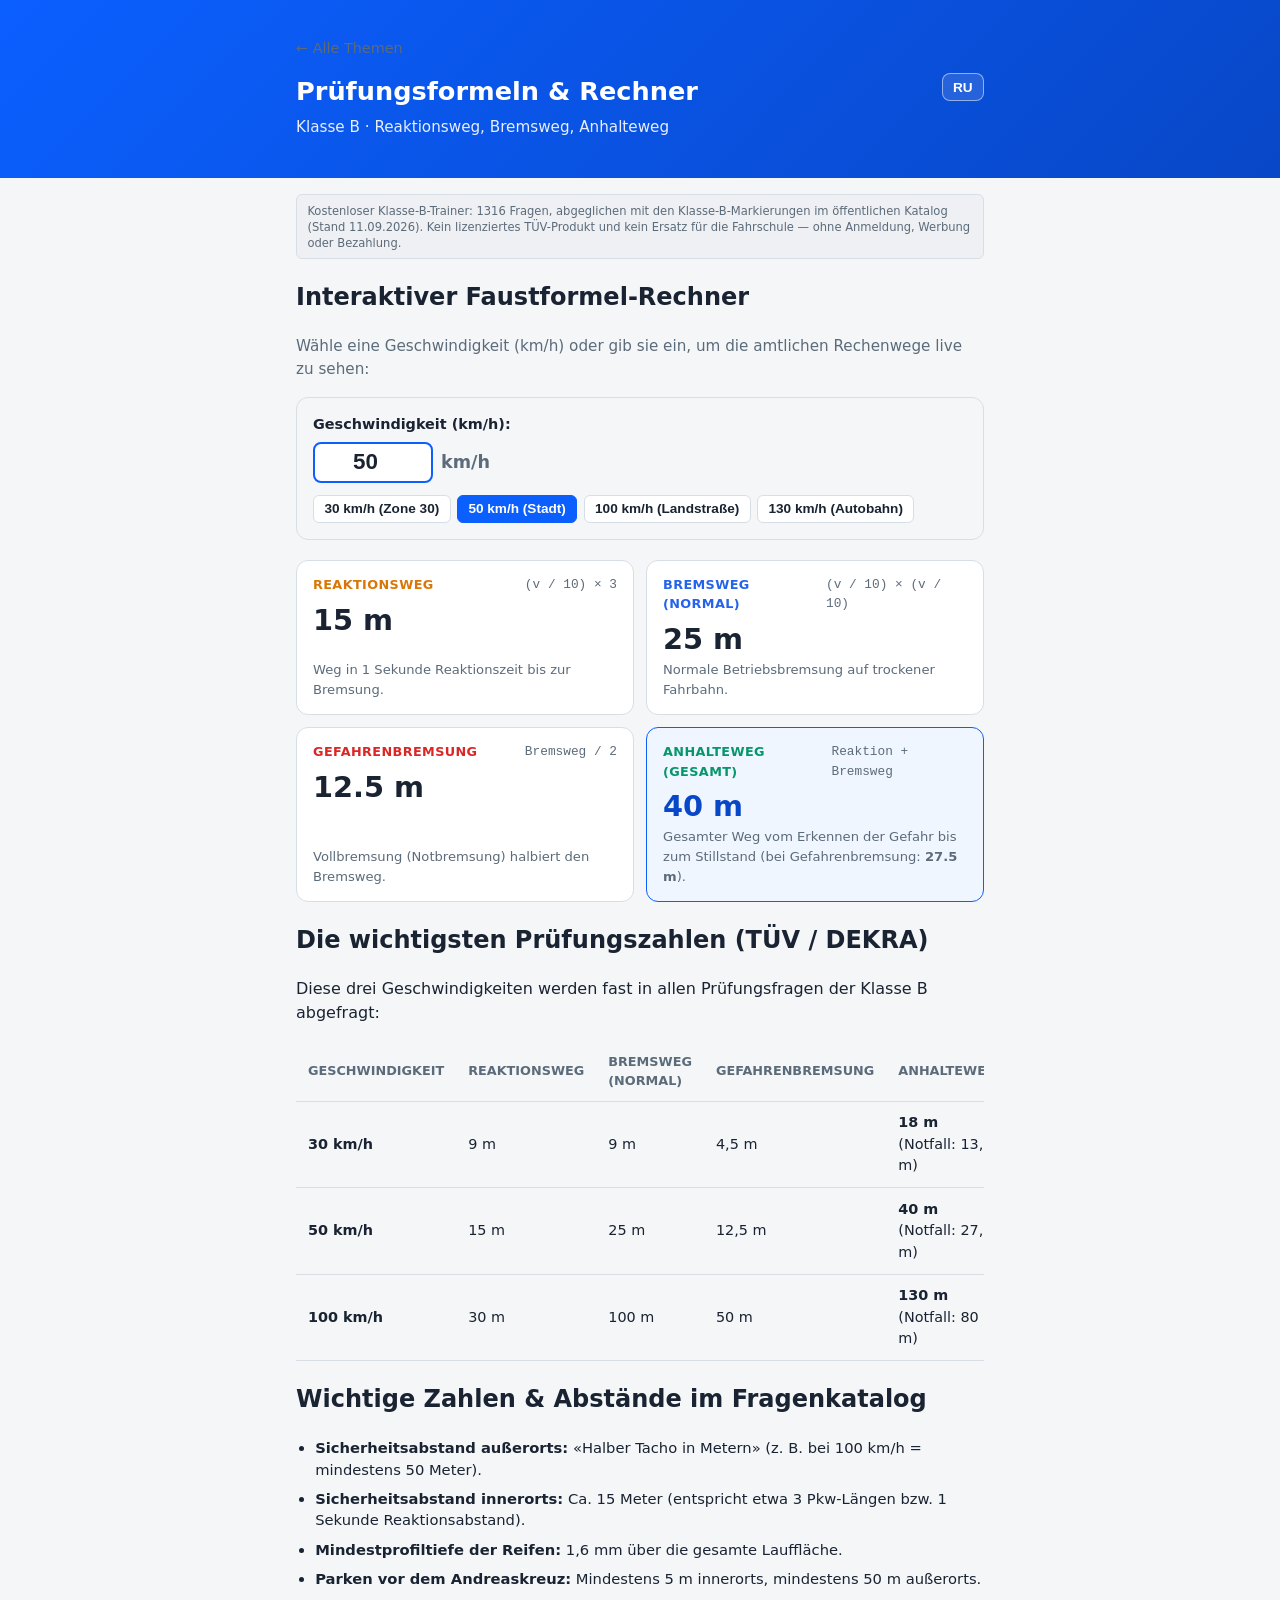
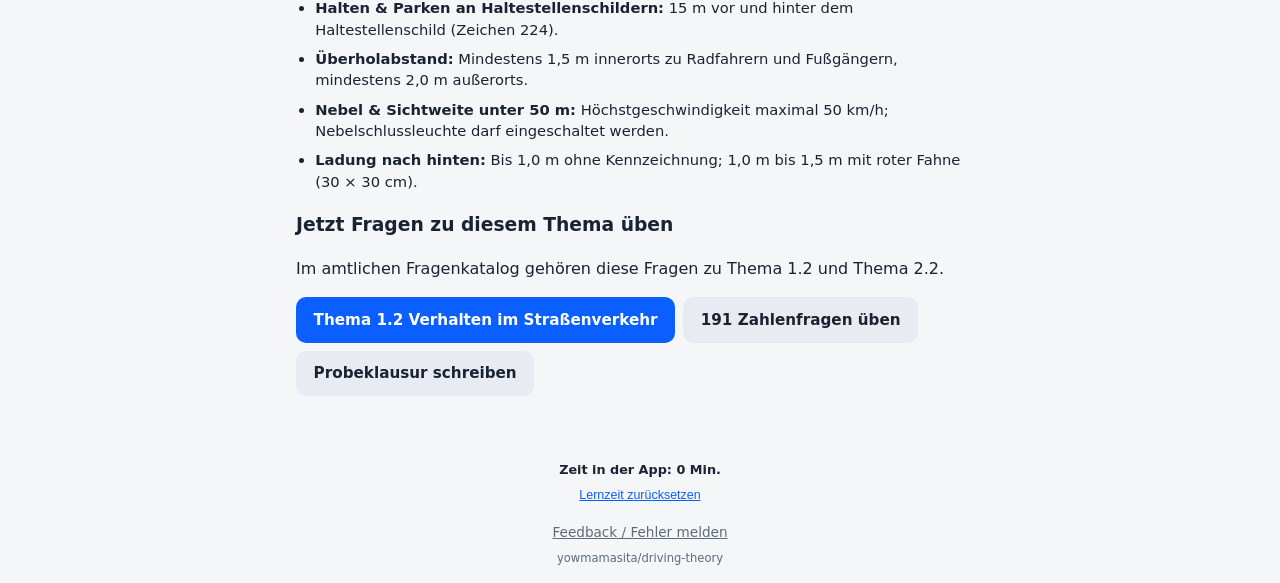
<file: public/formulas.html>
<!DOCTYPE html>
<html lang="de">
<head>
  <meta charset="UTF-8">
  <meta name="viewport" content="width=device-width, initial-scale=1.0">
  <title>Führerschein Formeln Klasse B – Reaktionsweg & Bremsweg Rechner</title>
  <meta name="description" content="Offizielle Faustformeln für die Führerscheinprüfung Klasse B: Reaktionsweg, Bremsweg, Gefahrenbremsung und Anhalteweg mit interaktivem Rechner. Auf Deutsch und Russisch.">
  <meta name="robots" content="index, follow">
  <link rel="canonical" href="https://fuehrerschein.pages.dev/formulas.html">
  <link rel="alternate" hreflang="de" href="https://fuehrerschein.pages.dev/formulas.html">
  <link rel="alternate" hreflang="ru" href="https://fuehrerschein.pages.dev/ru/formulas.html">
  <link rel="alternate" hreflang="x-default" href="https://fuehrerschein.pages.dev/formulas.html">
  <link rel="icon" href="/favicon.svg" type="image/svg+xml">
  <link rel="apple-touch-icon" href="/apple-touch-icon.png" sizes="180x180">
  <link rel="manifest" href="/manifest.json">
  <meta name="theme-color" content="#1e3a8a">
  <meta name="apple-mobile-web-app-capable" content="yes">
  <meta name="apple-mobile-web-app-status-bar-style" content="black-translucent">
  <meta name="apple-mobile-web-app-title" content="Führerschein">
  <meta property="og:title" content="Führerschein Formeln & Rechner (Klasse B)">
  <meta property="og:description" content="Interaktiver Rechner für Reaktionsweg, Bremsweg und Anhalteweg nach den offiziellen TÜV-Faustformeln.">
  <meta property="og:image" content="https://fuehrerschein.pages.dev/og-image.png">
  <meta property="og:type" content="website">
  <meta property="og:url" content="https://fuehrerschein.pages.dev/formulas.html">
  <meta property="og:locale" content="de_DE">
  <link rel="stylesheet" href="css/styles.css">
  <script type="text/javascript">
    (function(c,l,a,r,i,t,y){
        c[a]=c[a]||function(){(c[a].q=c[a].q||[]).push(arguments)};
        t=l.createElement(r);t.async=1;t.src="https://www.clarity.ms/tag/"+i;
        y=l.getElementsByTagName(r)[0];y.parentNode.insertBefore(t,y);
    })(window, document, "clarity", "script", "wsmziuwn60");
  </script>
</head>
<body>
  <header class="app-header">
    <div class="container header-row">
      <div>
        <a id="back-link" class="back-link" href="index.html">← Alle Themen</a>
        <h1 id="formulas-header-title">Prüfungsformeln & Rechner</h1>
        <p id="formulas-header-subtitle">Klasse B · Reaktionsweg, Bremsweg, Anhalteweg</p>
      </div>
      <button type="button" id="lang-switch" class="lang-switch" aria-label="Sprache wechseln">RU</button>
    </div>
  </header>

  <main class="container">
    <p class="source-notice" data-source-notice></p>

    <!-- CALCULATOR CARD -->
    <section class="card formulas-calc-card">
      <h2 id="calc-heading">Interaktiver Faustformel-Rechner</h2>
      <p id="calc-hint" class="formulas-lead">Wähle eine Geschwindigkeit (km/h) oder gib sie ein, um die amtlichen Rechenwege live zu sehen:</p>

      <div class="calc-input-wrap">
        <label for="speed-input" id="calc-speed-label" class="calc-label">Geschwindigkeit (km/h):</label>
        <div class="calc-input-row">
          <input type="number" id="speed-input" min="10" max="250" step="5" value="50" class="calc-number-input">
          <span class="calc-unit">km/h</span>
        </div>
        <div class="calc-preset-btns">
          <button type="button" class="btn btn-preset" data-speed="30">30 km/h (Zone 30)</button>
          <button type="button" class="btn btn-preset active" data-speed="50">50 km/h (Stadt)</button>
          <button type="button" class="btn btn-preset" data-speed="100">100 km/h (Landstraße)</button>
          <button type="button" class="btn btn-preset" data-speed="130">130 km/h (Autobahn)</button>
        </div>
      </div>

      <div class="calc-results-grid">
        <div class="calc-result-box">
          <div class="calc-result-header">
            <span class="calc-tag tag-reaction" id="tag-reaction">Reaktionsweg</span>
            <span class="calc-formula-text">(v / 10) × 3</span>
          </div>
          <div class="calc-result-val"><span id="val-reaction">15</span> m</div>
          <p id="desc-reaction" class="calc-result-desc">Weg in 1 Sekunde Reaktionszeit bis zur Bremsung.</p>
        </div>

        <div class="calc-result-box">
          <div class="calc-result-header">
            <span class="calc-tag tag-brake" id="tag-brake">Bremsweg (normal)</span>
            <span class="calc-formula-text">(v / 10) × (v / 10)</span>
          </div>
          <div class="calc-result-val"><span id="val-brake">25</span> m</div>
          <p id="desc-brake" class="calc-result-desc">Normale Betriebsbremsung auf trockener Fahrbahn.</p>
        </div>

        <div class="calc-result-box">
          <div class="calc-result-header">
            <span class="calc-tag tag-danger" id="tag-danger">Gefahrenbremsung</span>
            <span class="calc-formula-text">Bremsweg / 2</span>
          </div>
          <div class="calc-result-val"><span id="val-danger">12.5</span> m</div>
          <p id="desc-danger" class="calc-result-desc">Vollbremsung (Notbremsung) halbiert den Bremsweg.</p>
        </div>

        <div class="calc-result-box calc-result-box--total">
          <div class="calc-result-header">
            <span class="calc-tag tag-total" id="tag-total">Anhalteweg (Gesamt)</span>
            <span class="calc-formula-text">Reaktion + Bremsweg</span>
          </div>
          <div class="calc-result-val highlight"><span id="val-total">40</span> m</div>
          <p id="desc-total" class="calc-result-desc">Gesamter Weg vom Erkennen der Gefahr bis zum Stillstand (bei Gefahrenbremsung: <strong id="val-total-danger">27.5 m</strong>).</p>
        </div>
      </div>
    </section>

    <!-- FORMULA CHEAT SHEET TABLE -->
    <section class="card formulas-table-card">
      <h2 id="table-heading">Die wichtigsten Prüfungszahlen (TÜV / DEKRA)</h2>
      <p id="table-intro">Diese drei Geschwindigkeiten werden fast in allen Prüfungsfragen der Klasse B abgefragt:</p>
      
      <div class="table-responsive">
        <table class="exam-numbers-table">
          <thead>
            <tr>
              <th id="th-speed">Geschwindigkeit</th>
              <th id="th-react">Reaktionsweg</th>
              <th id="th-brake">Bremsweg (normal)</th>
              <th id="th-danger">Gefahrenbremsung</th>
              <th id="th-stop">Anhalteweg</th>
            </tr>
          </thead>
          <tbody>
            <tr>
              <td><strong>30 km/h</strong></td>
              <td>9 m</td>
              <td>9 m</td>
              <td>4,5 m</td>
              <td><strong>18 m</strong> (Notfall: 13,5 m)</td>
            </tr>
            <tr>
              <td><strong>50 km/h</strong></td>
              <td>15 m</td>
              <td>25 m</td>
              <td>12,5 m</td>
              <td><strong>40 m</strong> (Notfall: 27,5 m)</td>
            </tr>
            <tr>
              <td><strong>100 km/h</strong></td>
              <td>30 m</td>
              <td>100 m</td>
              <td>50 m</td>
              <td><strong>130 m</strong> (Notfall: 80 m)</td>
            </tr>
          </tbody>
        </table>
      </div>
    </section>

    <!-- KEY NUMBERS LIST -->
    <section class="card formulas-rules-card">
      <h2 id="rules-heading">Wichtige Zahlen & Abstände im Fragenkatalog</h2>
      <ul class="exam-rules-bullets" id="rules-list">
        <li><strong>Sicherheitsabstand außerorts:</strong> «Halber Tacho in Metern» (z. B. bei 100 km/h = mindestens 50 Meter).</li>
        <li><strong>Sicherheitsabstand innerorts:</strong> Ca. 15 Meter (entspricht etwa 3 Pkw-Längen bzw. 1 Sekunde).</li>
        <li><strong>Mindestprofiltiefe der Reifen:</strong> 1,6 mm über die gesamte Lauffläche.</li>
        <li><strong>Parken vor dem Andreaskreuz:</strong> Mindestens 5 m innerorts, mindestens 50 m außerorts.</li>
        <li><strong>Halten & Parken an Haltestellenschildern:</strong> 15 m vor und hinter dem Schild (Zeichen 224).</li>
        <li><strong>Überholabstand:</strong> Mindestens 1,5 m innerorts zu Fußgängern/Radfahrern, mindestens 2,0 m außerorts.</li>
        <li><strong>Nebel & Sichtweite unter 50 m:</strong> Höchstgeschwindigkeit maximal 50 km/h; Nebelschlussleuchte darf eingeschaltet werden.</li>
        <li><strong>Ladung nach hinten:</strong> Bis 1,0 m ohne Kennzeichnung; über 1,0 m bis 1,5 m mit roter Fahne (30 × 30 cm).</li>
      </ul>
    </section>

    <!-- CTA -->
    <div class="card formulas-cta-card">
      <h3 id="cta-heading">Jetzt Fragen zu diesem Thema üben</h3>
      <p id="cta-desc">Im Fragenkatalog gehören diese Fragen zu Thema 1.2 und Thema 2.2.</p>
      <div class="btn-row" style="margin-top:0.75rem;">
        <a id="cta-btn-1" class="btn btn-primary" href="topic.html?id=1-2-verhalten-im-strassenverkehr">Thema 1.2 Verhalten im Straßenverkehr</a>
        <a id="cta-btn-zahlen" class="btn btn-secondary" href="topic.html?id=zahlenfragen">191 Zahlenfragen üben</a>
        <a id="cta-btn-2" class="btn btn-secondary" href="exam.html">Probeklausur schreiben</a>
      </div>
    </div>
  </main>

  <footer class="site-footer">
    <p id="footer-time" class="footer-time"></p>
    <button type="button" id="time-reset-btn" class="footer-link-btn"></button>
    <p class="footer-feedback"><a id="footer-feedback-link" href="mailto:gorelikgo@gmail.com?subject=Feedback:%20Fuehrerschein">Feedback / Fehler melden</a></p>
    <p class="footer-data"><span id="footer-data-label"></span> <a href="https://github.com/yowmamasita/driving-theory" target="_blank" rel="noopener noreferrer">yowmamasita/driving-theory</a></p>
  </footer>

  <script src="js/i18n.js"></script>
  <script src="js/progress.js"></script>
  <script src="js/study-stats.js"></script>
  <script src="js/time-tracker.js"></script>
  <script src="js/account.js"></script>

  <script>
    const FORMULAS_COPY = {
      de: {
        title: "Prüfungsformeln & Rechner – Führerschein Theorie Klasse B",
        headerTitle: "Prüfungsformeln & Rechner",
        headerSubtitle: "Klasse B · Reaktionsweg, Bremsweg, Anhalteweg",
        calcHeading: "Interaktiver Faustformel-Rechner",
        calcHint: "Wähle eine Geschwindigkeit (km/h) oder gib sie ein, um die amtlichen Rechenwege live zu sehen:",
        speedLabel: "Geschwindigkeit (km/h):",
        tagReaction: "Reaktionsweg",
        tagBrake: "Bremsweg (normal)",
        tagDanger: "Gefahrenbremsung",
        tagTotal: "Anhalteweg (Gesamt)",
        descReaction: "Weg in 1 Sekunde Reaktionszeit bis zur Bremsung.",
        descBrake: "Normale Betriebsbremsung auf trockener Fahrbahn.",
        descDanger: "Vollbremsung (Notbremsung) halbiert den Bremsweg.",
        descTotal: (tot, dang) => `Gesamter Weg vom Erkennen der Gefahr bis zum Stillstand (bei Notbremsung: ${dang} m).`,
        tableHeading: "Die wichtigsten Prüfungszahlen (TÜV / DEKRA)",
        tableIntro: "Diese drei Geschwindigkeiten werden fast in allen Prüfungsfragen der Klasse B abgefragt:",
        thSpeed: "Geschwindigkeit",
        thReact: "Reaktionsweg",
        thBrake: "Bremsweg (normal)",
        thDanger: "Gefahrenbremsung",
        thStop: "Anhalteweg",
        rulesHeading: "Wichtige Zahlen & Abstände im Fragenkatalog",
        rules: [
          "<strong>Sicherheitsabstand außerorts:</strong> «Halber Tacho in Metern» (z. B. bei 100 km/h = mindestens 50 Meter).",
          "<strong>Sicherheitsabstand innerorts:</strong> Ca. 15 Meter (entspricht etwa 3 Pkw-Längen bzw. 1 Sekunde Reaktionsabstand).",
          "<strong>Mindestprofiltiefe der Reifen:</strong> 1,6 mm über die gesamte Lauffläche.",
          "<strong>Parken vor dem Andreaskreuz:</strong> Mindestens 5 m innerorts, mindestens 50 m außerorts.",
          "<strong>Halten & Parken an Haltestellenschildern:</strong> 15 m vor und hinter dem Haltestellenschild (Zeichen 224).",
          "<strong>Überholabstand:</strong> Mindestens 1,5 m innerorts zu Radfahrern und Fußgängern, mindestens 2,0 m außerorts.",
          "<strong>Nebel & Sichtweite unter 50 m:</strong> Höchstgeschwindigkeit maximal 50 km/h; Nebelschlussleuchte darf eingeschaltet werden.",
          "<strong>Ladung nach hinten:</strong> Bis 1,0 m ohne Kennzeichnung; 1,0 m bis 1,5 m mit roter Fahne (30 × 30 cm)."
        ],
        ctaHeading: "Jetzt Fragen zu diesem Thema üben",
        ctaDesc: "Im amtlichen Fragenkatalog gehören diese Fragen zu Thema 1.2 und Thema 2.2.",
        ctaBtn1: "Thema 1.2 Verhalten im Straßenverkehr",
        ctaBtnZahlen: "191 Zahlenfragen üben",
        ctaBtn2: "Probeklausur schreiben"
      },
      ru: {
        title: "Формулы и числовые вопросы — теория ПДД Германия (Klasse B)",
        headerTitle: "Формулы экзамена и калькулятор",
        headerSubtitle: "Класс B · Путь реакции, тормозной и остановочный путь",
        calcHeading: "Интерактивный калькулятор формул TÜV",
        calcHint: "Выберите скорость (км/ч) или введите свою, чтобы увидеть расчёты по официальным формулам:",
        speedLabel: "Скорость автомобиля (км/ч):",
        tagReaction: "Путь реакции",
        tagBrake: "Тормозной путь (обычный)",
        tagDanger: "Экстренное торможение",
        tagTotal: "Остановочный путь (полный)",
        descReaction: "Расстояние за 1 секунду реакции водителя до нажатия педали.",
        descBrake: "Обычное плавное торможение на сухом асфальте.",
        descDanger: "Резкое торможение в пол (Notbremsung) вдвое сокращает тормозной путь.",
        descTotal: (tot, dang) => `Полный путь от обнаружения опасности до остановки (при экстренном: ${dang} м).`,
        tableHeading: "Ключевые числа экзамена (TÜV / DEKRA)",
        tableIntro: "Эти три скорости встречаются почти во всех расчётных вопросах на экзамене Klasse B:",
        thSpeed: "Скорость",
        thReact: "Путь реакции",
        thBrake: "Тормозной путь",
        thDanger: "Экстренное",
        thStop: "Остановочный путь",
        rulesHeading: "Важные числа и дистанции в каталоге вопросов",
        rules: [
          "<strong>Безопасная дистанция за городом:</strong> «Половина спидометра в метрах» (например, при 100 км/ч = не менее 50 метров).",
          "<strong>Безопасная дистанция в городе:</strong> Около 15 метров (примерно 3 длины легкового автомобиля или 1 секунда дистанции).",
          "<strong>Минимальная глубина протектора шин:</strong> 1,6 мм по всей окружности.",
          "<strong>Парковка перед Андреевским крестом:</strong> Не ближе 5 м в городе, не ближе 50 м за городом.",
          "<strong>Остановка и стоянка у знака остановки:</strong> 15 м до и после знака (знак 224).",
          "<strong>Боковой интервал при обгоне:</strong> Не менее 1,5 м в городе до велосипедистов и пешеходов, не менее 2,0 м за городом.",
          "<strong>Туман и видимость менее 50 м:</strong> Максимальная скорость не более 50 км/ч; разрешено включить задний противотуманный фонарь.",
          "<strong>Выступающий назад груз:</strong> До 1,0 м без маркировки; от 1,0 до 1,5 м — обязателен красный флажок 30 × 30 см."
        ],
        ctaHeading: "Потренировать билеты с формулами",
        ctaDesc: "В официальном каталоге эти вопросы входят в тему 1.2 и 2.2.",
        ctaBtn1: "Тема 1.2 Поведение в движении",
        ctaBtnZahlen: "Тренировать 191 вопрос с числами",
        ctaBtn2: "Пройти пробный экзамен"
      }
    };

    function updateCalculator() {
      const input = document.getElementById("speed-input");
      const v = Math.max(0, parseFloat(input.value) || 0);

      const reaction = Math.round(((v / 10) * 3) * 10) / 10;
      const brake = Math.round(((v / 10) * (v / 10)) * 10) / 10;
      const dangerBrake = Math.round((brake / 2) * 10) / 10;
      const totalNormal = Math.round((reaction + brake) * 10) / 10;
      const totalDanger = Math.round((reaction + dangerBrake) * 10) / 10;

      document.getElementById("val-reaction").textContent = reaction;
      document.getElementById("val-brake").textContent = brake;
      document.getElementById("val-danger").textContent = dangerBrake;
      document.getElementById("val-total").textContent = totalNormal;
      const dangEl = document.getElementById("val-total-danger");
      if (dangEl) dangEl.textContent = `${totalDanger} m`;
    }

    function applyFormulasCopy() {
      applyDocumentLang();
      const lang = getLang();
      const copy = FORMULAS_COPY[lang] || FORMULAS_COPY.de;

      document.title = copy.title;
      document.getElementById("formulas-header-title").textContent = copy.headerTitle;
      document.getElementById("formulas-header-subtitle").textContent = copy.headerSubtitle;

      const back = document.getElementById("back-link");
      if (back) {
        back.textContent = `← ${t("allTopics")}`;
        back.href = localizedHref("index.html");
      }

      document.getElementById("calc-heading").textContent = copy.calcHeading;
      document.getElementById("calc-hint").textContent = copy.calcHint;
      document.getElementById("calc-speed-label").textContent = copy.speedLabel;
      document.getElementById("tag-reaction").textContent = copy.tagReaction;
      document.getElementById("tag-brake").textContent = copy.tagBrake;
      document.getElementById("tag-danger").textContent = copy.tagDanger;
      document.getElementById("tag-total").textContent = copy.tagTotal;
      document.getElementById("desc-reaction").textContent = copy.descReaction;
      document.getElementById("desc-brake").textContent = copy.descBrake;
      document.getElementById("desc-danger").textContent = copy.descDanger;

      document.getElementById("table-heading").textContent = copy.tableHeading;
      document.getElementById("table-intro").textContent = copy.tableIntro;
      document.getElementById("th-speed").textContent = copy.thSpeed;
      document.getElementById("th-react").textContent = copy.thReact;
      document.getElementById("th-brake").textContent = copy.thBrake;
      document.getElementById("th-danger").textContent = copy.thDanger;
      document.getElementById("th-stop").textContent = copy.thStop;

      document.getElementById("rules-heading").textContent = copy.rulesHeading;
      const rulesList = document.getElementById("rules-list");
      if (rulesList) {
        rulesList.innerHTML = copy.rules.map(r => `<li>${r}</li>`).join("");
      }

      document.getElementById("cta-heading").textContent = copy.ctaHeading;
      document.getElementById("cta-desc").textContent = copy.ctaDesc;
      const cta1 = document.getElementById("cta-btn-1");
      if (cta1) {
        cta1.textContent = copy.ctaBtn1;
        cta1.href = localizedHref("topic.html?id=1-2-verhalten-im-strassenverkehr");
      }
      const ctaZahlen = document.getElementById("cta-btn-zahlen");
      if (ctaZahlen) {
        ctaZahlen.textContent = copy.ctaBtnZahlen;
        ctaZahlen.href = localizedHref("topic.html?id=zahlenfragen");
      }
      const cta2 = document.getElementById("cta-btn-2");
      if (cta2) {
        cta2.textContent = copy.ctaBtn2;
        cta2.href = localizedHref("exam.html");
      }

      const feedback = document.getElementById("footer-feedback-link");
      if (feedback) {
        feedback.textContent = t("feedbackLinkText");
      }

      applySiteDisclaimer();
      updateCalculator();
    }

    document.addEventListener("DOMContentLoaded", () => {
      applyFormulasCopy();

      const langBtn = document.getElementById("lang-switch");
      if (langBtn) {
        langBtn.textContent = t("langSwitch");
        langBtn.title = t("langSwitchTitle");
        langBtn.addEventListener("click", () => setLang(getLang() === "ru" ? "de" : "ru"));
      }

      const input = document.getElementById("speed-input");
      if (input) {
        input.addEventListener("input", updateCalculator);
      }

      document.querySelectorAll(".btn-preset").forEach(btn => {
        btn.addEventListener("click", () => {
          document.querySelectorAll(".btn-preset").forEach(b => b.classList.remove("active"));
          btn.classList.add("active");
          const spd = btn.dataset.speed;
          if (input) {
            input.value = spd;
            updateCalculator();
          }
        });
      });

      const footerTime = document.getElementById("footer-time");
      if (footerTime && typeof bindTimeDisplay === "function") bindTimeDisplay(footerTime);
      const resetBtn = document.getElementById("time-reset-btn");
      if (resetBtn) {
        resetBtn.textContent = t("timeReset");
        resetBtn.addEventListener("click", () => {
          if (confirm(t("timeResetConfirm"))) {
            if (typeof resetTrackedTime === "function") resetTrackedTime();
          }
        });
      }
    });

    if ("serviceWorker" in navigator) {
      window.addEventListener("load", () => {
        navigator.serviceWorker.register("/sw.js").catch(() => {});
      });
    }
  </script>
</body>
</html>
</file>
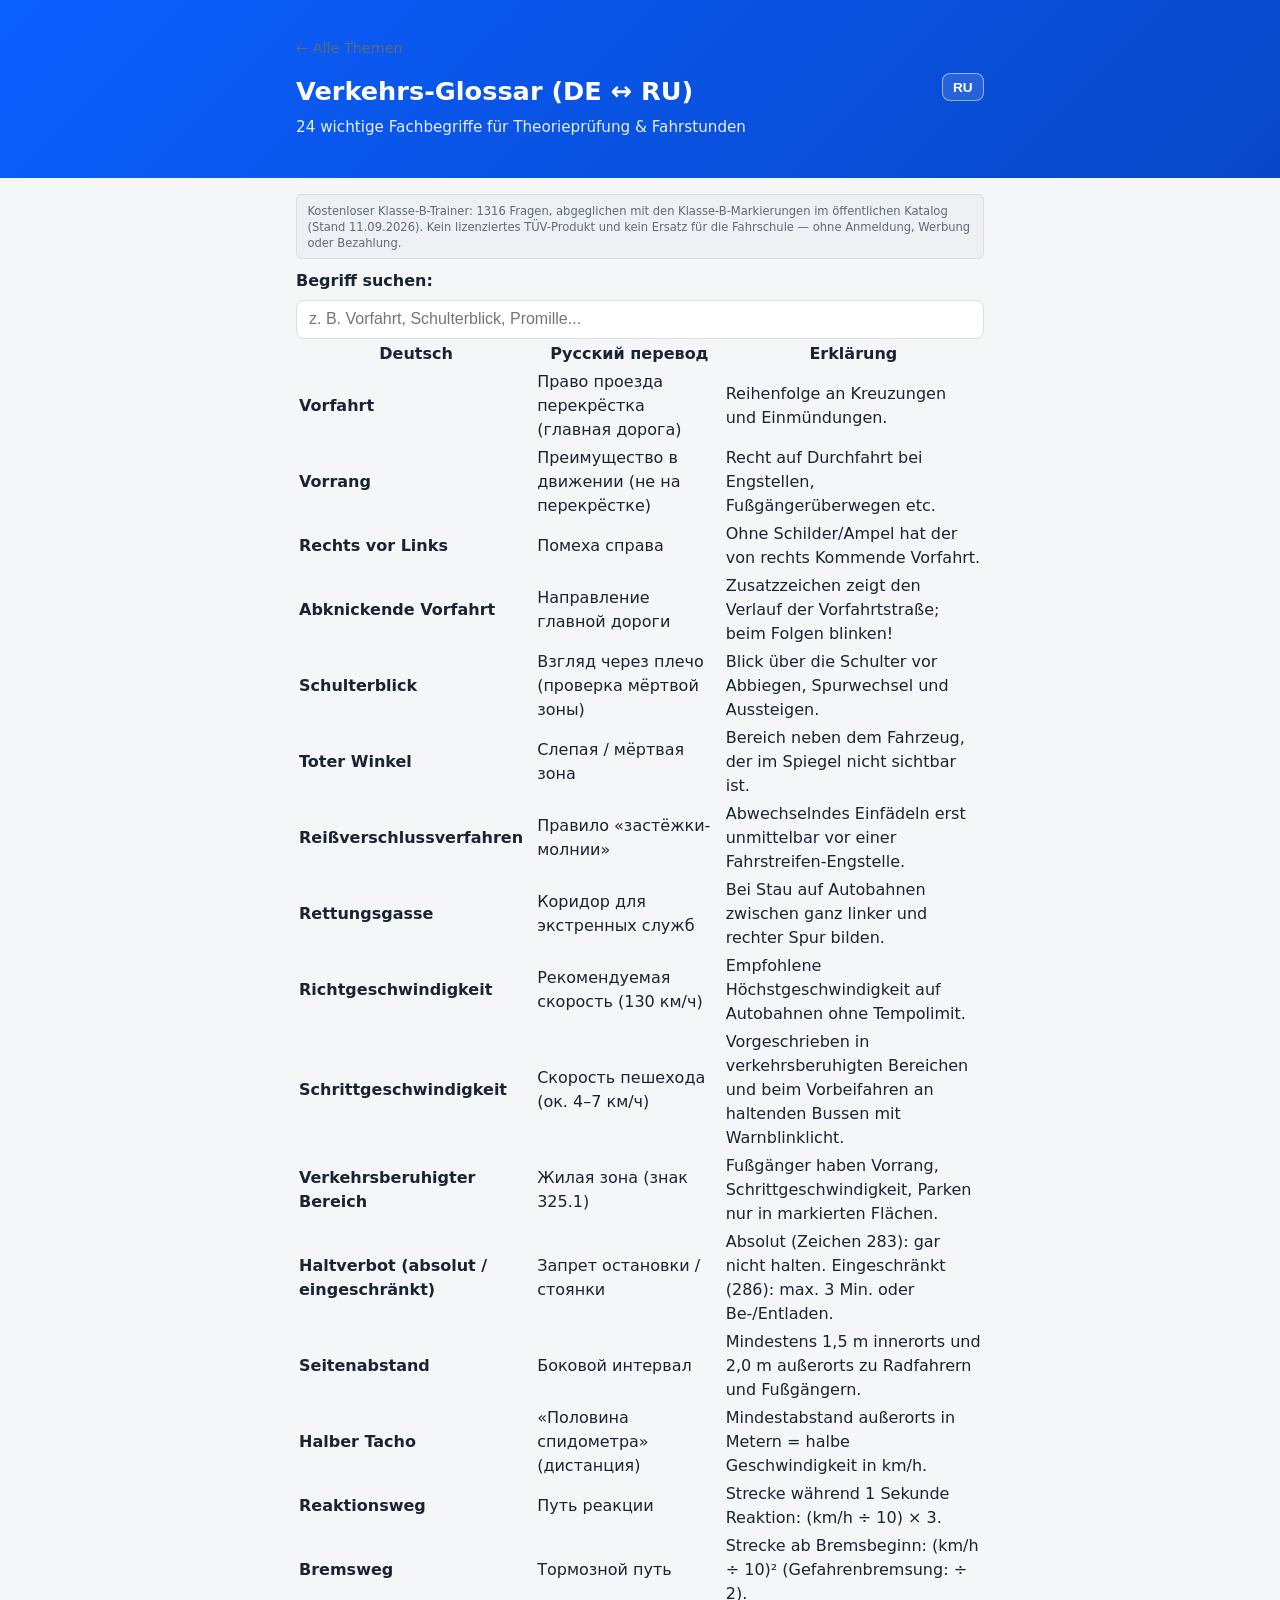
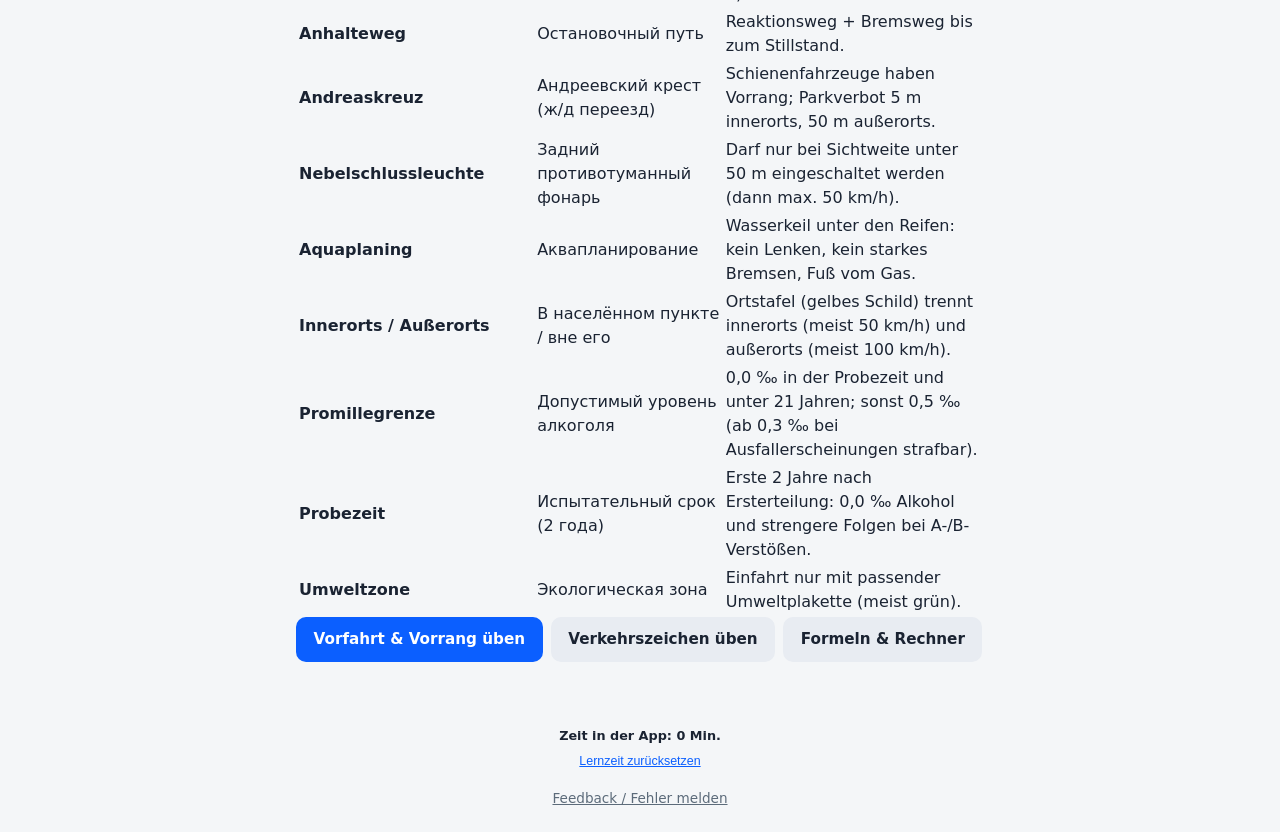
<file: public/glossar.html>
<!DOCTYPE html>
<html lang="de">
<head>
  <meta charset="UTF-8">
  <meta name="viewport" content="width=device-width, initial-scale=1.0">
  <title>Glossar: Wichtige Begriffe für die Theorieprüfung (DE ↔ RU)</title>
  <meta name="description" content="Die wichtigsten deutschen Verkehrsbegriffe für den Führerschein Klasse B mit russischer Erklärung: Vorfahrt, Vorrang, Rettungsgasse, Reißverschlussverfahren, Haltverbot.">
  <meta name="robots" content="index, follow">
  <link rel="canonical" href="https://fuehrerschein.pages.dev/glossar.html">
  <link rel="alternate" hreflang="de" href="https://fuehrerschein.pages.dev/glossar.html">
  <link rel="alternate" hreflang="ru" href="https://fuehrerschein.pages.dev/ru/glossar.html">
  <link rel="alternate" hreflang="x-default" href="https://fuehrerschein.pages.dev/glossar.html">
  <link rel="icon" href="/favicon.svg" type="image/svg+xml">
  <link rel="apple-touch-icon" href="/apple-touch-icon.png" sizes="180x180">
  <link rel="manifest" href="/manifest.json">
  <meta name="theme-color" content="#1e3a8a">
  <meta property="og:title" content="Verkehrs-Glossar Klasse B (DE ↔ RU)">
  <meta property="og:description" content="24 zentrale deutsche Fachbegriffe für Theorieprüfung und Fahrstunden auf Deutsch und Russisch erklärt.">
  <meta property="og:image" content="https://fuehrerschein.pages.dev/og-image.png">
  <meta property="og:type" content="article">
  <meta property="og:url" content="https://fuehrerschein.pages.dev/glossar.html">
  <meta property="og:locale" content="de_DE">
  <link rel="stylesheet" href="css/styles.css">
  <script type="application/ld+json" class="seo-de">
  {
    "@context": "https://schema.org",
    "@type": "FAQPage",
    "mainEntity": [
      {
        "@type": "Question",
        "name": "Was ist der Unterschied zwischen Vorfahrt und Vorrang?",
        "acceptedAnswer": {
          "@type": "Answer",
          "text": "Vorfahrt regelt die Reihenfolge an Kreuzungen und Einmündungen bei sich kreuzenden Fahrwegen. Vorrang gilt im Längsverkehr ohne Kreuzung, zum Beispiel an Engstellen, vor Fußgängerüberwegen oder beim Anfahren."
        }
      },
      {
        "@type": "Question",
        "name": "Was bedeutet Reißverschlussverfahren?",
        "acceptedAnswer": {
          "@type": "Answer",
          "text": "Endet ein Fahrstreifen oder ist ein Streifen blockiert, fahren die Fahrzeuge erst unmittelbar vor der Engstelle abwechselnd wie bei einem Reißverschluss (ein Fahrzeug links, ein Fahrzeug rechts) zusammen."
        }
      }
    ]
  }
  </script>
  <script type="text/javascript">
    (function(c,l,a,r,i,t,y){
        c[a]=c[a]||function(){(c[a].q=c[a].q||[]).push(arguments)};
        t=l.createElement(r);t.async=1;t.src="https://www.clarity.ms/tag/"+i;
        y=l.getElementsByTagName(r)[0];y.parentNode.insertBefore(t,y);
    })(window, document, "clarity", "script", "wsmziuwn60");
  </script>
</head>
<body>
  <header class="app-header">
    <div class="container header-row">
      <div>
        <a id="back-link" class="back-link" href="index.html">← Alle Themen</a>
        <h1 id="page-title">Verkehrs-Glossar (DE ↔ RU)</h1>
        <p id="page-subtitle">24 wichtige Fachbegriffe für Theorieprüfung & Fahrstunden</p>
      </div>
      <button type="button" id="lang-switch" class="lang-switch" aria-label="Sprache wechseln">RU</button>
    </div>
  </header>

  <main class="container">
    <p class="source-notice" data-source-notice></p>

    <section class="card">
      <label for="glossar-filter" id="filter-label" style="display:block;font-weight:600;margin-bottom:0.4rem;">Begriff suchen:</label>
      <input id="glossar-filter" type="search" placeholder="z. B. Vorfahrt, Schulterblick, Promille..." style="width:100%;padding:0.6rem 0.75rem;border:1px solid var(--border);border-radius:8px;font-size:1rem;">
    </section>

    <section class="card">
      <div style="overflow-x:auto;">
        <table class="formulas-table" id="glossar-table">
          <thead>
            <tr>
              <th id="th-de">Deutsch</th>
              <th id="th-ru">Русский перевод</th>
              <th id="th-desc">Erklärung / Значение</th>
            </tr>
          </thead>
          <tbody id="glossar-body"></tbody>
        </table>
      </div>
    </section>

    <section class="card">
      <div class="btn-row">
        <a id="cta-vorfahrt" class="btn btn-primary" href="topic.html?id=1-3-vorfahrt-vorrang">Vorfahrt & Vorrang üben</a>
        <a id="cta-zeichen" class="btn btn-secondary" href="topic.html?id=1-4-verkehrszeichen">Verkehrszeichen üben</a>
        <a id="cta-formulas" class="btn btn-secondary" href="formulas.html">Formeln & Rechner</a>
      </div>
    </section>
  </main>

  <footer class="site-footer">
    <p id="footer-time" class="footer-time"></p>
    <button type="button" id="time-reset-btn" class="footer-link-btn"></button>
    <p class="footer-feedback"><a id="footer-feedback-link" href="mailto:gorelikgo@gmail.com?subject=Feedback:%20Fuehrerschein">Feedback / Fehler melden</a></p>
  </footer>

  <script src="js/i18n.js"></script>
  <script src="js/time-tracker.js"></script>
  <script>
    const TERMS = [
      { de: "Vorfahrt", ru: "Право проезда перекрёстка (главная дорога)", descDe: "Reihenfolge an Kreuzungen und Einmündungen.", descRu: "Очерёдность проезда перекрёстков и примыканий." },
      { de: "Vorrang", ru: "Преимущество в движении (не на перекрёстке)", descDe: "Recht auf Durchfahrt bei Engstellen, Fußgängerüberwegen etc.", descRu: "Преимущество при сужении дороги, перед пешеходным переходом и т.д." },
      { de: "Rechts vor Links", ru: "Помеха справа", descDe: "Ohne Schilder/Ampel hat der von rechts Kommende Vorfahrt.", descRu: "На равнозначном перекрёстке уступают транспорту справа." },
      { de: "Abknickende Vorfahrt", ru: "Направление главной дороги", descDe: "Zusatzzeichen zeigt den Verlauf der Vorfahrtstraße; beim Folgen blinken!", descRu: "Главная дорога меняет направление; при следовании по ней нужно включать поворотник!" },
      { de: "Schulterblick", ru: "Взгляд через плечо (проверка мёртвой зоны)", descDe: "Blick über die Schulter vor Abbiegen, Spurwechsel und Aussteigen.", descRu: "Обязательный взгляд через плечо перед манёвром и открытием двери." },
      { de: "Toter Winkel", ru: "Слепая / мёртвая зона", descDe: "Bereich neben dem Fahrzeug, der im Spiegel nicht sichtbar ist.", descRu: "Зона сбоку/сзади автомобиля, не видимая в зеркала." },
      { de: "Reißverschlussverfahren", ru: "Правило «застёжки-молнии»", descDe: "Abwechselndes Einfädeln erst unmittelbar vor einer Fahrstreifen-Engstelle.", descRu: "Поочерёдное перестроение (1+1) непосредственно перед сужением полосы." },
      { de: "Rettungsgasse", ru: "Коридор для экстренных служб", descDe: "Bei Stau auf Autobahnen zwischen ganz linker und rechter Spur bilden.", descRu: "При заторе на автобане: левый ряд прижимается левее, остальные — правее." },
      { de: "Richtgeschwindigkeit", ru: "Рекомендуемая скорость (130 км/ч)", descDe: "Empfohlene Höchstgeschwindigkeit auf Autobahnen ohne Tempolimit.", descRu: "Рекомендуемая скорость на автобане без знака ограничения." },
      { de: "Schrittgeschwindigkeit", ru: "Скорость пешехода (ок. 4–7 км/ч)", descDe: "Vorgeschrieben in verkehrsberuhigten Bereichen und beim Vorbeifahren an haltenden Bussen mit Warnblinklicht.", descRu: "Обязательна в жилой зоне (Spielstraße) и мимо автобуса с аварийкой." },
      { de: "Verkehrsberuhigter Bereich", ru: "Жилая зона (знак 325.1)", descDe: "Fußgänger haben Vorrang, Schrittgeschwindigkeit, Parken nur in markierten Flächen.", descRu: "Пешеходы имеют преимущество, скорость шага, парковка только в разметке." },
      { de: "Haltverbot (absolut / eingeschränkt)", ru: "Запрет остановки / стоянки", descDe: "Absolut (Zeichen 283): gar nicht halten. Eingeschränkt (286): max. 3 Min. oder Be-/Entladen.", descRu: "Знак 283 — даже остановка запрещена; знак 286 — до 3 минут или посадка/выгрузка." },
      { de: "Seitenabstand", ru: "Боковой интервал", descDe: "Mindestens 1,5 m innerorts und 2,0 m außerorts zu Radfahrern und Fußgängern.", descRu: "При обгоне велосипедистов/пешеходов: ≥1,5 м в городе, ≥2,0 м за городом." },
      { de: "Halber Tacho", ru: "«Половина спидометра» (дистанция)", descDe: "Mindestabstand außerorts in Metern = halbe Geschwindigkeit in km/h.", descRu: "Дистанция за городом в метрах = половина скорости в км/ч (100 км/ч → 50 м)." },
      { de: "Reaktionsweg", ru: "Путь реакции", descDe: "Strecke während 1 Sekunde Reaktion: (km/h ÷ 10) × 3.", descRu: "Расстояние за 1 секунду до нажатия тормоза: (скорость ÷ 10) × 3." },
      { de: "Bremsweg", ru: "Тормозной путь", descDe: "Strecke ab Bremsbeginn: (km/h ÷ 10)² (Gefahrenbremsung: ÷ 2).", descRu: "Путь с момента нажатия тормоза: (скорость ÷ 10)² (экстренное: ÷ 2)." },
      { de: "Anhalteweg", ru: "Остановочный путь", descDe: "Reaktionsweg + Bremsweg bis zum Stillstand.", descRu: "Полный путь до остановки = путь реакции + тормозной путь." },
      { de: "Andreaskreuz", ru: "Андреевский крест (ж/д переезд)", descDe: "Schienenfahrzeuge haben Vorrang; Parkverbot 5 m innerorts, 50 m außerorts.", descRu: "Рельсовый транспорт имеет приоритет; парковка запрещена за 5 м (город) / 50 м (трасса)." },
      { de: "Nebelschlussleuchte", ru: "Задний противотуманный фонарь", descDe: "Darf nur bei Sichtweite unter 50 m eingeschaltet werden (dann max. 50 km/h).", descRu: "Включается только при видимости < 50 м (макс. скорость тогда 50 км/ч)." },
      { de: "Aquaplaning", ru: "Аквапланирование", descDe: "Wasserkeil unter den Reifen: kein Lenken, kein starkes Bremsen, Fuß vom Gas.", descRu: "Водяной клин под шинами: не крутить руль, не жать резко тормоз, сбросить газ." },
      { de: "Innerorts / Außerorts", ru: "В населённом пункте / вне его", descDe: "Ortstafel (gelbes Schild) trennt innerorts (meist 50 km/h) und außerorts (meist 100 km/h).", descRu: "Жёлтый знак города разделяет город (обычно 50) и загородную дорогу (обычно 100)." },
      { de: "Promillegrenze", ru: "Допустимый уровень алкоголя", descDe: "0,0 ‰ in der Probezeit und unter 21 Jahren; sonst 0,5 ‰ (ab 0,3 ‰ bei Ausfallerscheinungen strafbar).", descRu: "0,0 ‰ на испытательном сроке и до 21 года; иначе 0,5 ‰ (или 0,3 ‰ при нарушениях)." },
      { de: "Probezeit", ru: "Испытательный срок (2 года)", descDe: "Erste 2 Jahre nach Ersterteilung: 0,0 ‰ Alkohol und strengere Folgen bei A-/B-Verstößen.", descRu: "Первые 2 года после получения первых прав: 0,0 ‰ и строгие санкции за нарушения." },
      { de: "Umweltzone", ru: "Экологическая зона", descDe: "Einfahrt nur mit passender Umweltplakette (meist grün).", descRu: "Въезд разрешён только с соответствующей экологической наклейкой (обычно зелёной)." }
    ];

    function renderTerms(filter) {
      const lang = getLang();
      const q = (filter || "").trim().toLowerCase();
      const tbody = document.getElementById("glossar-body");
      if (!tbody) return;
      const rows = TERMS.filter(item => {
        if (!q) return true;
        return item.de.toLowerCase().includes(q) || item.ru.toLowerCase().includes(q) || item.descDe.toLowerCase().includes(q) || item.descRu.toLowerCase().includes(q);
      });
      tbody.innerHTML = rows.map(item => `
        <tr>
          <td><strong>${item.de}</strong></td>
          <td>${item.ru}</td>
          <td>${lang === "ru" ? item.descRu : item.descDe}</td>
        </tr>
      `).join("");
    }

    function applyPageCopy() {
      applyDocumentLang();
      const lang = getLang();
      const isRu = lang === "ru";
      document.title = isRu
        ? "Словарь терминов ПДД Германии (DE ↔ RU) — Klasse B"
        : "Glossar: Wichtige Begriffe für die Theorieprüfung (DE ↔ RU)";
      document.getElementById("page-title").textContent = isRu
        ? "Словарь терминов ПДД Германии (DE ↔ RU)"
        : "Verkehrs-Glossar (DE ↔ RU)";
      document.getElementById("page-subtitle").textContent = isRu
        ? "24 главных немецких термина для экзамена и вождения с инструктором"
        : "24 wichtige Fachbegriffe für Theorieprüfung & Fahrstunden";
      document.getElementById("filter-label").textContent = isRu ? "Поиск термина:" : "Begriff suchen:";
      document.getElementById("glossar-filter").placeholder = isRu
        ? "Например: Vorfahrt, Schulterblick, Promille..."
        : "z. B. Vorfahrt, Schulterblick, Promille...";
      document.getElementById("th-desc").textContent = isRu ? "Пояснение" : "Erklärung";

      const back = document.getElementById("back-link");
      if (back) { back.textContent = `← ${t("allTopics")}`; back.href = localizedHref("index.html"); }
      const cv = document.getElementById("cta-vorfahrt");
      if (cv) { cv.textContent = isRu ? "Тема 1.3 Проезд перекрёстков" : "Vorfahrt & Vorrang üben"; cv.href = localizedHref("topic.html?id=1-3-vorfahrt-vorrang"); }
      const cz = document.getElementById("cta-zeichen");
      if (cz) { cz.textContent = isRu ? "Тема 1.4 Дорожные знаки" : "Verkehrszeichen üben"; cz.href = localizedHref("topic.html?id=1-4-verkehrszeichen"); }
      const cf = document.getElementById("cta-formulas");
      if (cf) { cf.textContent = isRu ? "Формулы и калькулятор" : "Formeln & Rechner"; cf.href = localizedHref("formulas.html"); }
      const fb = document.getElementById("footer-feedback-link");
      if (fb) fb.textContent = t("feedbackLinkText");

      applySiteDisclaimer();
      renderTerms(document.getElementById("glossar-filter")?.value || "");
    }

    document.addEventListener("DOMContentLoaded", () => {
      applyPageCopy();
      const langBtn = document.getElementById("lang-switch");
      if (langBtn) {
        langBtn.textContent = t("langSwitch");
        langBtn.title = t("langSwitchTitle");
        langBtn.addEventListener("click", () => setLang(getLang() === "ru" ? "de" : "ru"));
      }
      const filterInput = document.getElementById("glossar-filter");
      if (filterInput) {
        filterInput.addEventListener("input", () => renderTerms(filterInput.value));
      }
      const footerTime = document.getElementById("footer-time");
      if (footerTime && typeof bindTimeDisplay === "function") bindTimeDisplay(footerTime);
      const resetBtn = document.getElementById("time-reset-btn");
      if (resetBtn) {
        resetBtn.textContent = t("timeReset");
        resetBtn.addEventListener("click", () => {
          if (confirm(t("timeResetConfirm")) && typeof resetTrackedTime === "function") resetTrackedTime();
        });
      }
    });
  </script>
</body>
</html>
</file>
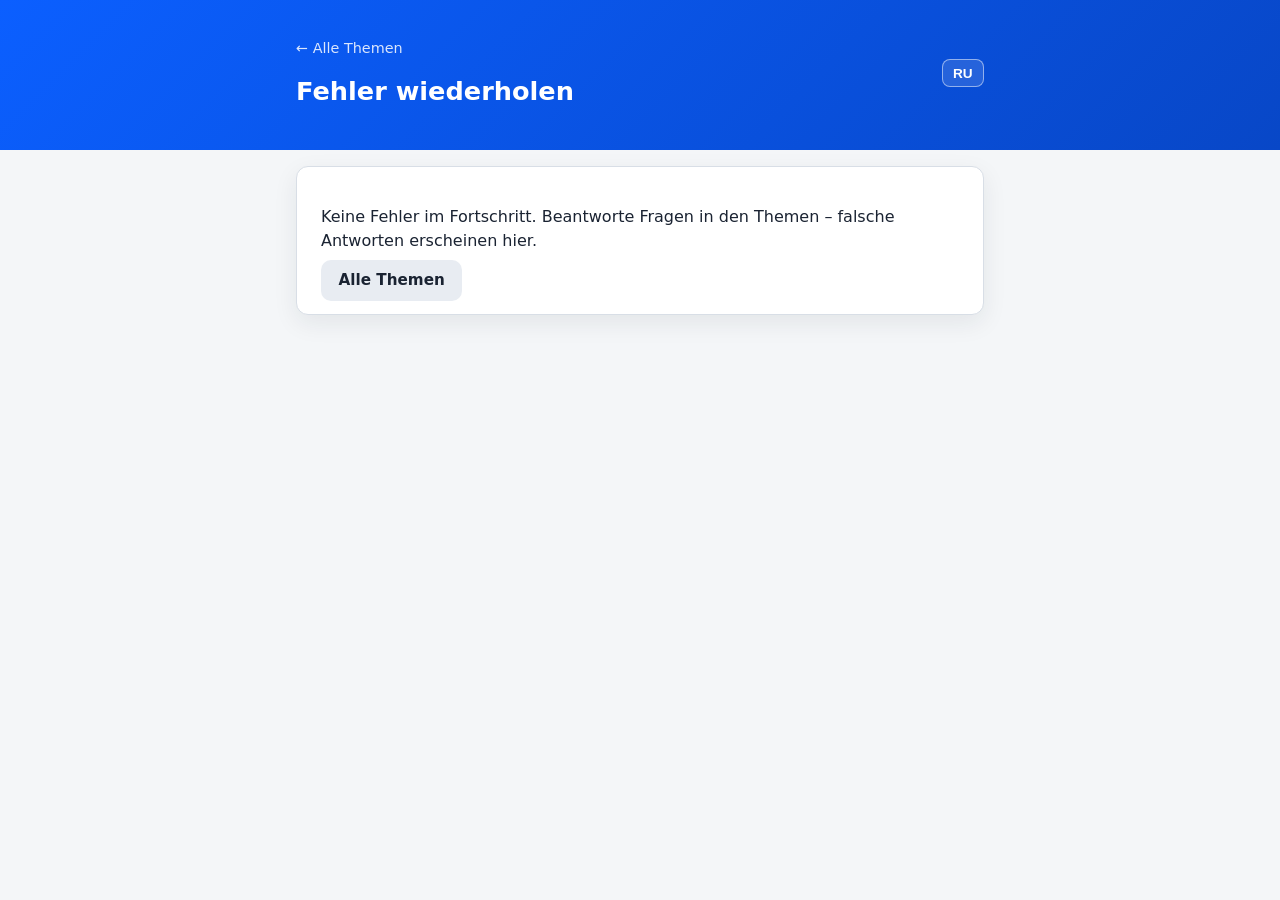
<file: public/review.html>
<!DOCTYPE html>
<html lang="de">
<head>
  <meta charset="UTF-8">
  <meta name="viewport" content="width=device-width, initial-scale=1.0">
  <title>Fehler wiederholen – Führerschein Theorie kostenlos</title>
  <meta name="description" content="Falsche Theoriefragen aus Themen und Probeklausur gezielt wiederholen. Kostenloser Klasse-B-Trainer, ohne Anmeldung.">
  <meta name="robots" content="index, follow">
  <link rel="canonical" href="https://fuehrerschein.pages.dev/review.html">
  <link rel="alternate" hreflang="de" href="https://fuehrerschein.pages.dev/review.html">
  <link rel="alternate" hreflang="ru" href="https://fuehrerschein.pages.dev/ru/review.html">
  <link rel="alternate" hreflang="x-default" href="https://fuehrerschein.pages.dev/review.html">
  <link rel="icon" href="/favicon.svg" type="image/svg+xml">
  <link rel="apple-touch-icon" href="/apple-touch-icon.png" sizes="180x180">
  <link rel="manifest" href="/manifest.json">
  <meta name="theme-color" content="#1e3a8a">
  <meta name="apple-mobile-web-app-capable" content="yes">
  <meta name="apple-mobile-web-app-status-bar-style" content="black-translucent">
  <meta name="apple-mobile-web-app-title" content="Führerschein">
  <meta property="og:title" content="Fehler wiederholen · Theorie Klasse B">
  <meta property="og:description" content="Falsche Theoriefragen aus Themen und Probeklausur gezielt wiederholen. Kostenloser Klasse-B-Trainer, ohne Anmeldung.">
  <meta property="og:image" content="https://fuehrerschein.pages.dev/og-image.png">
  <meta property="og:type" content="website">
  <meta property="og:url" content="https://fuehrerschein.pages.dev/review.html">
  <meta property="og:locale" content="de_DE">
  <meta name="twitter:card" content="summary_large_image">
  <meta name="twitter:title" content="Fehler wiederholen · Theorie Klasse B">
  <meta name="twitter:description" content="Falsche Theoriefragen aus Themen und Probeklausur gezielt wiederholen. Kostenloser Klasse-B-Trainer, ohne Anmeldung.">
  <meta name="twitter:image" content="https://fuehrerschein.pages.dev/og-image.png">
  <link rel="stylesheet" href="css/styles.css">
  <script type="text/javascript">
    (function(c,l,a,r,i,t,y){
        c[a]=c[a]||function(){(c[a].q=c[a].q||[]).push(arguments)};
        t=l.createElement(r);t.async=1;t.src="https://www.clarity.ms/tag/"+i;
        y=l.getElementsByTagName(r)[0];y.parentNode.insertBefore(t,y);
    })(window, document, "clarity", "script", "wsmziuwn60");
  </script>
</head>
<body>
  <header class="app-header">
    <div class="container header-row">
      <div>
        <a class="back-link" id="back-link" href="index.html" style="color:rgba(255,255,255,0.85)">← Alle Themen</a>
        <h1 id="review-page-title">Fehler wiederholen</h1>
      </div>
      <button type="button" id="lang-switch" class="lang-switch" aria-label="Sprache wechseln">RU</button>
    </div>
  </header>

  <main class="container">
    <p id="review-loading" class="review-loading"></p>

    <section id="review-empty" class="quiz-card hidden">
      <p id="review-empty-text"></p>
      <a class="btn btn-secondary" id="review-empty-link" href="index.html"></a>
    </section>

    <section id="review-quiz" class="hidden">
      <div class="quiz-card">
        <div class="progress-bar progress-bar-session"><span id="review-progress-fill" class="progress-fill progress-fill-session"></span></div>
        <div class="quiz-meta">
          <span id="review-official" class="question-official-meta"></span>
          <span id="review-counter" class="question-session-counter"></span>
        </div>
        <div id="review-media-wrap" class="question-media-wrap">
          <video id="review-video" class="question-video hidden" playsinline preload="metadata"></video>
          <img id="review-image" class="question-image hidden" alt="">
          <p class="question-media-error hidden" aria-live="polite"></p>
        </div>
        <p id="review-text" class="question-text"></p>
        <div id="review-options" class="options"></div>
        <div id="review-feedback" class="feedback hidden"></div>
        <div class="btn-row">
          <button type="button" class="btn btn-primary" id="review-check-btn"></button>
          <button type="button" class="btn btn-secondary hidden" id="review-next-btn"></button>
        </div>
      </div>
    </section>

    <section id="review-result" class="hidden">
      <div class="quiz-card result-card">
        <h2 id="review-result-title"></h2>
        <p class="result-score" id="review-result-score"></p>
        <div class="btn-row" style="justify-content:center">
          <button type="button" class="btn btn-primary" id="review-restart-btn"></button>
          <a class="btn btn-secondary" id="review-home-btn" href="index.html"></a>
        </div>
      </div>
    </section>
  </main>

  <script src="js/i18n.js"></script>
  <script src="js/question-media.js"></script>
  <script src="js/de-peek.js"></script>
  <script src="js/progress.js"></script>
  <script src="js/exam-pool.js?v=mix"></script>
  <script src="js/time-tracker.js"></script>
  <script src="js/account.js"></script>
  <script src="js/review.js"></script>
  <script>
    if ("serviceWorker" in navigator) {
      window.addEventListener("load", () => {
        navigator.serviceWorker.register("/sw.js").catch(() => {});
      });
    }
  </script>
</body>
</html>
</file>
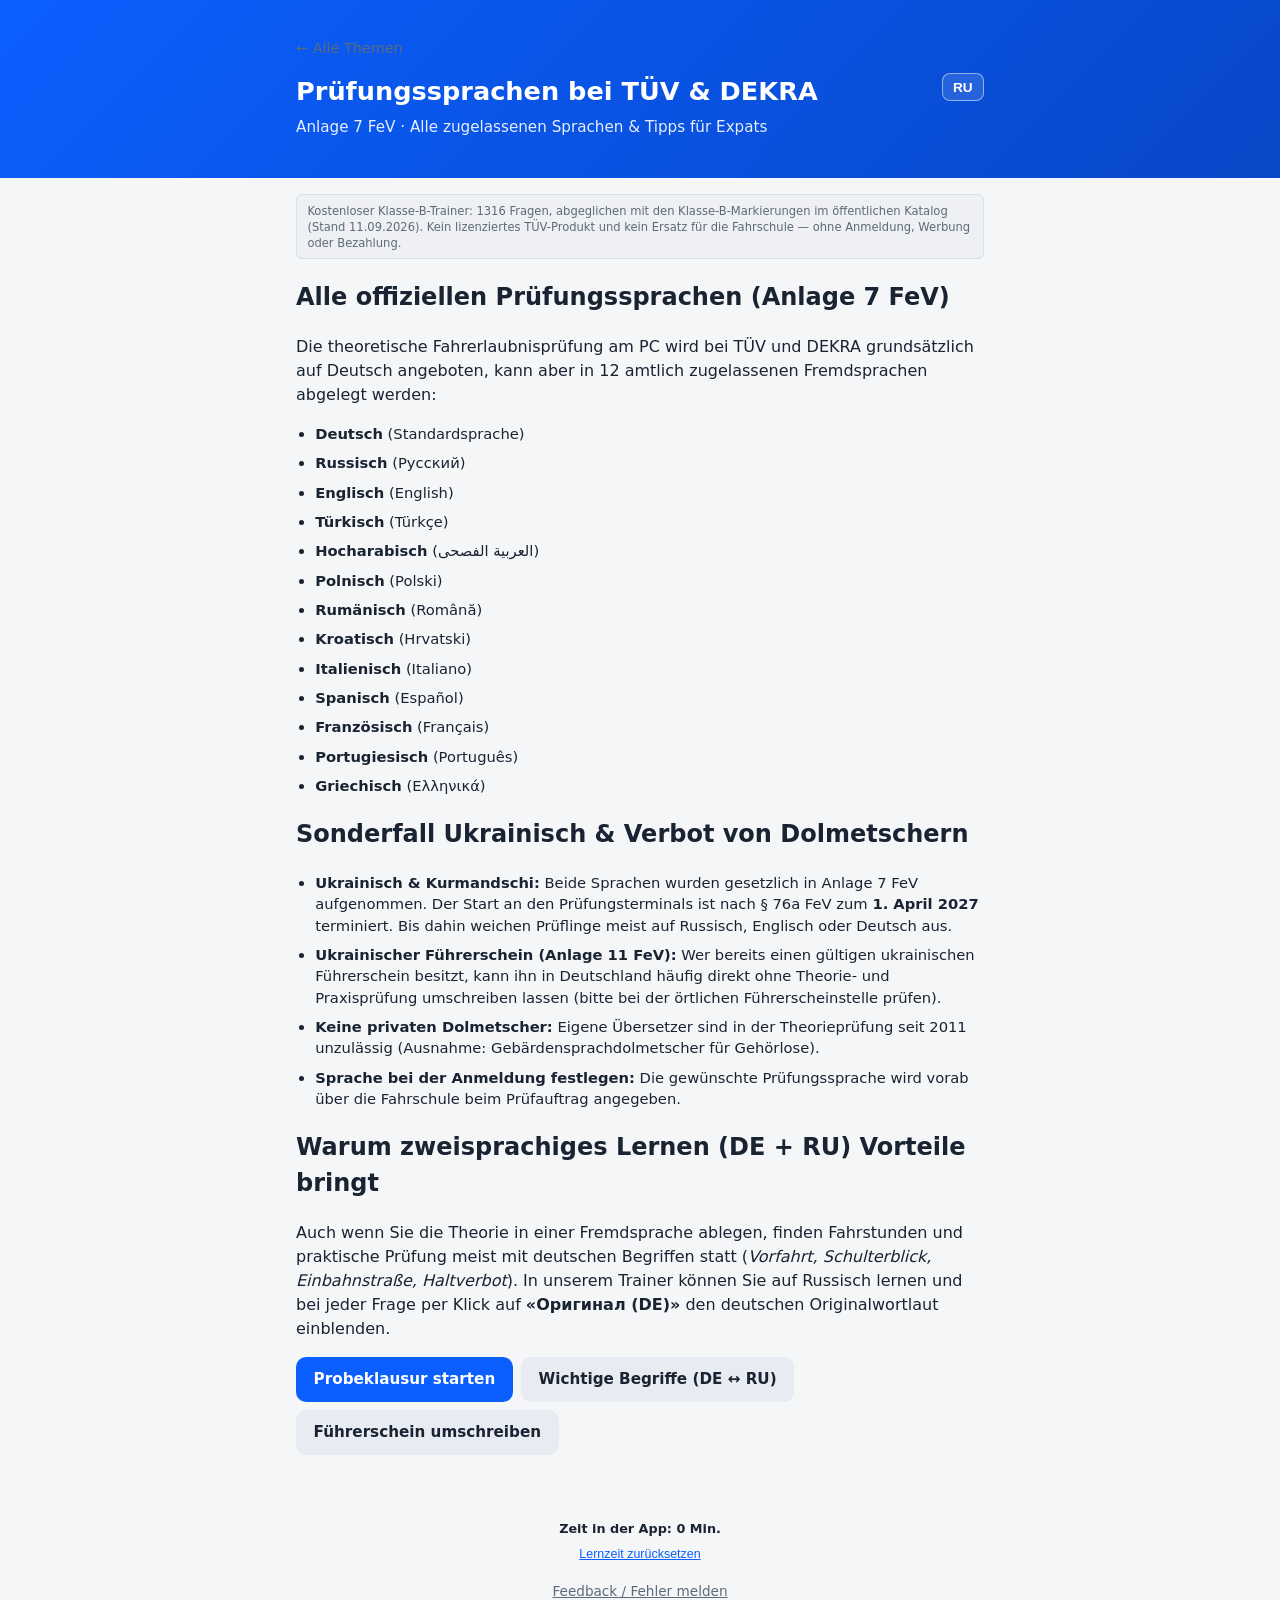
<file: public/sprachen.html>
<!DOCTYPE html>
<html lang="de">
<head>
  <meta charset="UTF-8">
  <meta name="viewport" content="width=device-width, initial-scale=1.0">
  <title>Prüfungssprachen bei TÜV & DEKRA (Anlage 7 FeV) – Führerschein Theorie</title>
  <meta name="description" content="Alle 12 amtlichen Fremdsprachen für die Theorieprüfung Klasse B bei TÜV & DEKRA, Status von Ukrainisch (ab 2027), Verbot von Dolmetschern und Lerntipps.">
  <meta name="robots" content="index, follow">
  <link rel="canonical" href="https://fuehrerschein.pages.dev/sprachen.html">
  <link rel="alternate" hreflang="de" href="https://fuehrerschein.pages.dev/sprachen.html">
  <link rel="alternate" hreflang="ru" href="https://fuehrerschein.pages.dev/ru/sprachen.html">
  <link rel="alternate" hreflang="en" href="https://fuehrerschein.pages.dev/en/">
  <link rel="alternate" hreflang="x-default" href="https://fuehrerschein.pages.dev/sprachen.html">
  <link rel="icon" href="/favicon.svg" type="image/svg+xml">
  <link rel="apple-touch-icon" href="/apple-touch-icon.png" sizes="180x180">
  <link rel="manifest" href="/manifest.json">
  <meta name="theme-color" content="#1e3a8a">
  <meta property="og:title" content="Prüfungssprachen bei TÜV & DEKRA – Führerschein Theorie Klasse B">
  <meta property="og:description" content="In welchen Sprachen darf man die deutsche Theorieprüfung ablegen? Alle 12 Fremdsprachen nach Anlage 7 FeV, Ukrainisch ab 2027 und Tipps für Expats.">
  <meta property="og:image" content="https://fuehrerschein.pages.dev/og-image.png">
  <meta property="og:type" content="article">
  <meta property="og:url" content="https://fuehrerschein.pages.dev/sprachen.html">
  <meta property="og:locale" content="de_DE">
  <link rel="stylesheet" href="css/styles.css">
  <script type="application/ld+json" class="seo-de">
  {
    "@context": "https://schema.org",
    "@type": "FAQPage",
    "mainEntity": [
      {
        "@type": "Question",
        "name": "In welchen Sprachen kann man die Theorieprüfung beim TÜV und der DEKRA ablegen?",
        "acceptedAnswer": {
          "@type": "Answer",
          "text": "Laut Anlage 7 FeV ist die Prüfung auf Deutsch sowie in 12 amtlichen Fremdsprachen möglich: Englisch, Französisch, Griechisch, Hocharabisch, Italienisch, Kroatisch, Polnisch, Portugiesisch, Rumänisch, Russisch, Spanisch und Türkisch."
        }
      },
      {
        "@type": "Question",
        "name": "Kann man die Theorieprüfung auf Ukrainisch ablegen?",
        "acceptedAnswer": {
          "@type": "Answer",
          "text": "Ukrainisch und Kurmandschi wurden in die Anlage 7 FeV aufgenommen; die Umstellung an den PC-Terminals bei TÜV und DEKRA ist gesetzlich zum 1. April 2027 (§ 76a FeV) vorgesehen. Inhaber eines gültigen ukrainischen Führerscheins können diesen zudem oft über Anlage 11 FeV ohne Theorieprüfung umschreiben."
        }
      },
      {
        "@type": "Question",
        "name": "Darf man einen eigenen Dolmetscher zur Theorieprüfung mitbringen?",
        "acceptedAnswer": {
          "@type": "Answer",
          "text": "Nein. Seit 2011 sind private Dolmetscher bei der theoretischen Fahrerlaubnisprüfung nicht mehr zugelassen (Ausnahme: Gebärdensprachdolmetscher für Gehörlose)."
        }
      }
    ]
  }
  </script>
  <script type="text/javascript">
    (function(c,l,a,r,i,t,y){
        c[a]=c[a]||function(){(c[a].q=c[a].q||[]).push(arguments)};
        t=l.createElement(r);t.async=1;t.src="https://www.clarity.ms/tag/"+i;
        y=l.getElementsByTagName(r)[0];y.parentNode.insertBefore(t,y);
    })(window, document, "clarity", "script", "wsmziuwn60");
  </script>
</head>
<body>
  <header class="app-header">
    <div class="container header-row">
      <div>
        <a id="back-link" class="back-link" href="index.html">← Alle Themen</a>
        <h1 id="page-title">Prüfungssprachen bei TÜV & DEKRA</h1>
        <p id="page-subtitle">Anlage 7 FeV · Alle zugelassenen Sprachen & Tipps für Expats</p>
      </div>
      <button type="button" id="lang-switch" class="lang-switch" aria-label="Sprache wechseln">RU</button>
    </div>
  </header>

  <main class="container">
    <p class="source-notice" data-source-notice></p>

    <section class="card">
      <h2 id="sec1-title">Alle offiziellen Prüfungssprachen (Anlage 7 FeV)</h2>
      <p id="sec1-intro">Die theoretische Fahrerlaubnisprüfung am PC wird bei TÜV und DEKRA grundsätzlich auf Deutsch angeboten, kann aber ohne Aufpreis der Prüfstelle in 12 amtlich zugelassenen Fremdsprachen abgelegt werden:</p>
      <ul class="exam-rules-bullets" id="lang-list" style="margin-top:0.65rem;">
        <li><strong>Deutsch</strong> (Standardsprache)</li>
        <li><strong>Russisch</strong> (Русский)</li>
        <li><strong>Englisch</strong> (English)</li>
        <li><strong>Türkisch</strong> (Türkçe)</li>
        <li><strong>Hocharabisch</strong> (العربية الفصحى)</li>
        <li><strong>Polnisch</strong> (Polski)</li>
        <li><strong>Rumänisch</strong> (Română)</li>
        <li><strong>Kroatisch</strong> (Hrvatski)</li>
        <li><strong>Italienisch</strong> (Italiano)</li>
        <li><strong>Spanisch</strong> (Español)</li>
        <li><strong>Französisch</strong> (Français)</li>
        <li><strong>Portugiesisch</strong> (Português)</li>
        <li><strong>Griechisch</strong> (Ελληνικά)</li>
      </ul>
    </section>

    <section class="card">
      <h2 id="sec2-title">Sonderfall Ukrainisch & Verbot von Dolmetschern</h2>
      <ul class="exam-rules-bullets" id="sec2-list">
        <li><strong>Ukrainisch & Kurmandschi:</strong> Beide Sprachen wurden gesetzlich in Anlage 7 FeV aufgenommen. Der Start an den Prüfungsterminals ist nach § 76a FeV zum <strong>1. April 2027</strong> terminiert. Bis dahin weichen Prüflinge meist auf Russisch, Englisch oder Deutsch aus.</li>
        <li><strong>Ukrainischer Führerschein (Anlage 11 FeV):</strong> Wer bereits einen gültigen ukrainischen Führerschein besitzt, kann ihn in Deutschland häufig direkt ohne Theorie- und Praxisprüfung umschreiben lassen (bitte bei der örtlichen Führerscheinstelle prüfen).</li>
        <li><strong>Keine privaten Dolmetscher:</strong> Eigene Übersetzer sind in der Theorieprüfung seit 2011 unzulässig (Ausnahme: Gebärdensprachdolmetscher für Gehörlose).</li>
        <li><strong>Sprache bei der Anmeldung festlegen:</strong> Die gewünschte Prüfungssprache wird vorab über die Fahrschule beim Prüfauftrag angegeben.</li>
      </ul>
    </section>

    <section class="card">
      <h2 id="sec3-title">Warum zweisprachiges Lernen (DE + RU) Vorteile bringt</h2>
      <p id="sec3-p1">Auch wenn Sie die Theorie auf Russisch ablegen, finden die praktischen Fahrstunden und die praktische Prüfung in der Regel mit deutschen Begriffen statt (<em>Vorfahrt, Schulterblick, Einbahnstraße, Haltverbot</em>). In unserem Trainer können Sie deshalb auf Russisch lernen und bei jeder Frage per Klick auf <strong>«Оригинал (DE)»</strong> sofort den deutschen Originalwortlaut einblenden.</p>
      <div class="btn-row" style="margin-top:0.85rem;">
        <a id="cta-exam" class="btn btn-primary" href="exam.html">Probeklausur starten</a>
        <a id="cta-glossar" class="btn btn-secondary" href="glossar.html">Wichtige Begriffe (DE ↔ RU)</a>
        <a id="cta-umschreibung" class="btn btn-secondary" href="umschreibung.html">Führerschein umschreiben</a>
      </div>
    </section>
  </main>

  <footer class="site-footer">
    <p id="footer-time" class="footer-time"></p>
    <button type="button" id="time-reset-btn" class="footer-link-btn"></button>
    <p class="footer-feedback"><a id="footer-feedback-link" href="mailto:gorelikgo@gmail.com?subject=Feedback:%20Fuehrerschein">Feedback / Fehler melden</a></p>
  </footer>

  <script src="js/i18n.js"></script>
  <script src="js/time-tracker.js"></script>
  <script>
    const COPY = {
      de: {
        title: "Prüfungssprachen bei TÜV & DEKRA (Anlage 7 FeV) – Führerschein Theorie",
        h1: "Prüfungssprachen bei TÜV & DEKRA",
        sub: "Anlage 7 FeV · Alle zugelassenen Sprachen & Tipps für Expats",
        s1t: "Alle offiziellen Prüfungssprachen (Anlage 7 FeV)",
        s1i: "Die theoretische Fahrerlaubnisprüfung am PC wird bei TÜV und DEKRA grundsätzlich auf Deutsch angeboten, kann aber in 12 amtlich zugelassenen Fremdsprachen abgelegt werden:",
        s2t: "Sonderfall Ukrainisch & Verbot von Dolmetschern",
        s2l: [
          "<strong>Ukrainisch & Kurmandschi:</strong> Beide Sprachen wurden gesetzlich in Anlage 7 FeV aufgenommen. Der Start an den Prüfungsterminals ist nach § 76a FeV zum <strong>1. April 2027</strong> terminiert. Bis dahin weichen Prüflinge meist auf Russisch, Englisch oder Deutsch aus.",
          "<strong>Ukrainischer Führerschein (Anlage 11 FeV):</strong> Wer bereits einen gültigen ukrainischen Führerschein besitzt, kann ihn in Deutschland häufig direkt ohne Theorie- und Praxisprüfung umschreiben lassen (bitte bei der örtlichen Führerscheinstelle prüfen).",
          "<strong>Keine privaten Dolmetscher:</strong> Eigene Übersetzer sind in der Theorieprüfung seit 2011 unzulässig (Ausnahme: Gebärdensprachdolmetscher für Gehörlose).",
          "<strong>Sprache bei der Anmeldung festlegen:</strong> Die gewünschte Prüfungssprache wird vorab über die Fahrschule beim Prüfauftrag angegeben."
        ],
        s3t: "Warum zweisprachiges Lernen (DE + RU) Vorteile bringt",
        s3p: "Auch wenn Sie die Theorie in einer Fremdsprache ablegen, finden Fahrstunden und praktische Prüfung meist mit deutschen Begriffen statt (<em>Vorfahrt, Schulterblick, Einbahnstraße, Haltverbot</em>). In unserem Trainer können Sie auf Russisch lernen und bei jeder Frage per Klick auf <strong>«Оригинал (DE)»</strong> den deutschen Originalwortlaut einblenden.",
        ctaExam: "Probeklausur starten",
        ctaGlossar: "Wichtige Begriffe (DE ↔ RU)",
        ctaUmschreibung: "Führerschein umschreiben"
      },
      ru: {
        title: "Языки экзамена ПДД в Германии (TÜV / DEKRA) — Klasse B",
        h1: "На каких языках сдают теорию ПДД в Германии",
        sub: "Список языков Anlage 7 FeV, статус украинского и советы для экспатов",
        s1t: "Все официальные языки экзамена (Anlage 7 FeV)",
        s1i: "Компьютерный теоретический экзамен в TÜV и DEKRA проводится на немецком и ещё на 12 официальных иностранных языках:",
        s2t: "Украинский язык и правило о переводчиках",
        s2l: [
          "<strong>Украинский и курманджи:</strong> Законодательно добавлены в Anlage 7 FeV, но запуск на экзаменационных терминалах TÜV/DEKRA назначен по § 76a FeV на <strong>1 апреля 2027 года</strong>. До этой даты обычно выбирают русский, английский или немецкий.",
          "<strong>Если уже есть украинские права (Anlage 11 FeV):</strong> Действующие украинские права в Германии во многих случаях обмениваются напрямую — без сдачи теоретического и практического экзаменов (уточняйте в местной Führerscheinstelle).",
          "<strong>Переводчики запрещены:</strong> С 2011 года брать личного переводчика на теоретический экзамен нельзя (исключение — сурдопереводчик для слабослышащих).",
          "<strong>Выбор языка заранее:</strong> Язык экзамена указывается автошколой при подаче заявки в TÜV/DEKRA."
        ],
        s3t: "Почему важно учить теорию с привязкой к немецким терминам",
        s3p: "Даже если вы сдаёте теорию на русском языке, вождение с инструктором и практический экзамен проходят с немецкими терминами (<em>Vorfahrt, Schulterblick, Einbahnstraße, Haltverbot</em>). В нашем тренажёре у каждого русского вопроса есть кнопка <strong>«Оригинал (DE)»</strong> — можно сразу подсмотреть немецкую формулировку.",
        ctaExam: "Пройти пробный экзамен",
        ctaGlossar: "Словарь терминов (DE ↔ RU)",
        ctaUmschreibung: "Замена прав (Umschreibung)"
      }
    };

    function applyPageCopy() {
      applyDocumentLang();
      const lang = getLang();
      const c = COPY[lang] || COPY.de;
      document.title = c.title;
      document.getElementById("page-title").textContent = c.h1;
      document.getElementById("page-subtitle").textContent = c.sub;
      document.getElementById("sec1-title").textContent = c.s1t;
      document.getElementById("sec1-intro").textContent = c.s1i;
      document.getElementById("sec2-title").textContent = c.s2t;
      document.getElementById("sec2-list").innerHTML = c.s2l.map(x => `<li>${x}</li>`).join("");
      document.getElementById("sec3-title").textContent = c.s3t;
      document.getElementById("sec3-p1").innerHTML = c.s3p;

      const back = document.getElementById("back-link");
      if (back) { back.textContent = `← ${t("allTopics")}`; back.href = localizedHref("index.html"); }
      const ce = document.getElementById("cta-exam");
      if (ce) { ce.textContent = c.ctaExam; ce.href = localizedHref("exam.html"); }
      const cg = document.getElementById("cta-glossar");
      if (cg) { cg.textContent = c.ctaGlossar; cg.href = localizedHref("glossar.html"); }
      const cu = document.getElementById("cta-umschreibung");
      if (cu) { cu.textContent = c.ctaUmschreibung; cu.href = localizedHref("umschreibung.html"); }
      const fb = document.getElementById("footer-feedback-link");
      if (fb) fb.textContent = t("feedbackLinkText");
      applySiteDisclaimer();
    }

    document.addEventListener("DOMContentLoaded", () => {
      applyPageCopy();
      const langBtn = document.getElementById("lang-switch");
      if (langBtn) {
        langBtn.textContent = t("langSwitch");
        langBtn.title = t("langSwitchTitle");
        langBtn.addEventListener("click", () => setLang(getLang() === "ru" ? "de" : "ru"));
      }
      const footerTime = document.getElementById("footer-time");
      if (footerTime && typeof bindTimeDisplay === "function") bindTimeDisplay(footerTime);
      const resetBtn = document.getElementById("time-reset-btn");
      if (resetBtn) {
        resetBtn.textContent = t("timeReset");
        resetBtn.addEventListener("click", () => {
          if (confirm(t("timeResetConfirm")) && typeof resetTrackedTime === "function") resetTrackedTime();
        });
      }
    });
  </script>
</body>
</html>
</file>
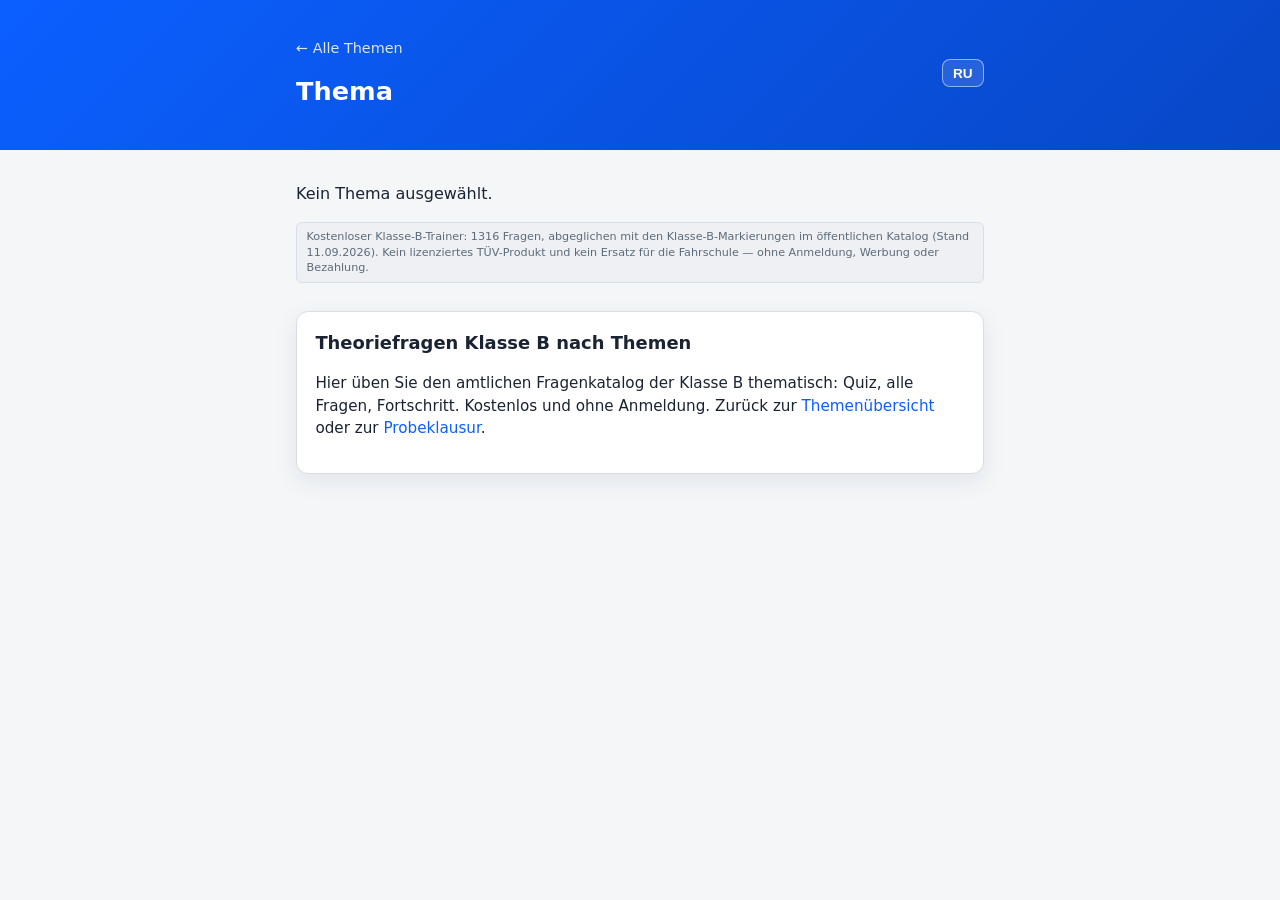
<file: public/topic.html>
<!DOCTYPE html>
<html lang="de">
<head>
  <meta charset="UTF-8">
  <meta name="viewport" content="width=device-width, initial-scale=1">
  <title>Theoriefragen nach Themen – Klasse B kostenlos üben</title>
  <meta name="description" content="Amtliche Theoriefragen Klasse B nach Themen üben: Quiz, Liste, Fortschritt. Kostenlos, ohne Anmeldung, Deutsch / Russisch.">
  <meta name="robots" content="index, follow">
  <link rel="canonical" href="https://fuehrerschein.pages.dev/topic.html">
  <link rel="alternate" hreflang="de" href="https://fuehrerschein.pages.dev/topic.html">
  <link rel="alternate" hreflang="ru" href="https://fuehrerschein.pages.dev/ru/topic.html">
  <link rel="alternate" hreflang="x-default" href="https://fuehrerschein.pages.dev/topic.html">
  <link rel="icon" href="/favicon.svg" type="image/svg+xml">
  <link rel="apple-touch-icon" href="/apple-touch-icon.png" sizes="180x180">
  <link rel="manifest" href="/manifest.json">
  <meta name="theme-color" content="#1e3a8a">
  <meta name="apple-mobile-web-app-capable" content="yes">
  <meta name="apple-mobile-web-app-status-bar-style" content="black-translucent">
  <meta name="apple-mobile-web-app-title" content="Führerschein">
  <meta property="og:title" content="Theoriefragen nach Themen · Klasse B">
  <meta property="og:description" content="Amtliche Theoriefragen Klasse B nach Themen üben: Quiz, Liste, Fortschritt. Kostenlos, ohne Anmeldung, Deutsch / Russisch.">
  <meta property="og:image" content="https://fuehrerschein.pages.dev/og-image.png">
  <meta property="og:type" content="website">
  <meta property="og:url" content="https://fuehrerschein.pages.dev/topic.html">
  <meta property="og:locale" content="de_DE">
  <meta name="twitter:card" content="summary_large_image">
  <meta name="twitter:title" content="Theoriefragen nach Themen · Klasse B">
  <meta name="twitter:description" content="Amtliche Theoriefragen Klasse B nach Themen üben: Quiz, Liste, Fortschritt. Kostenlos, ohne Anmeldung, Deutsch / Russisch.">
  <meta name="twitter:image" content="https://fuehrerschein.pages.dev/og-image.png">
  <link rel="stylesheet" href="css/styles.css">
  <script type="text/javascript">
    (function(c,l,a,r,i,t,y){
        c[a]=c[a]||function(){(c[a].q=c[a].q||[]).push(arguments)};
        t=l.createElement(r);t.async=1;t.src="https://www.clarity.ms/tag/"+i;
        y=l.getElementsByTagName(r)[0];y.parentNode.insertBefore(t,y);
    })(window, document, "clarity", "script", "wsmziuwn60");
  </script>
</head>
<body>
  <header class="app-header">
    <div class="container header-row">
      <div>
        <a class="back-link" id="back-link" href="index.html" style="color:rgba(255,255,255,0.85)">← Alle Themen</a>
        <h1 id="topic-title">Thema</h1>
      </div>
      <button type="button" id="lang-switch" class="lang-switch" aria-label="Sprache wechseln">RU</button>
    </div>
  </header>

  <main class="container">
    <p id="loading">Fragen werden geladen …</p>
    <aside class="site-disclaimer site-disclaimer--compact" data-site-disclaimer>
      <p class="site-disclaimer-catalog"></p>
      <p class="site-disclaimer-ru hidden"></p>
    </aside>

    <nav id="mode-tabs" class="mode-tabs hidden" aria-label="Ansicht">
      <button type="button" class="mode-tab is-active" data-mode="quiz" id="mode-quiz"></button>
      <button type="button" class="mode-tab" data-mode="list" id="mode-list"></button>
      <button type="button" class="mode-tab" data-mode="progress" id="mode-progress"></button>
    </nav>

    <section id="progress-view" class="hidden">
      <div class="quiz-card progress-panel">
        <h2 class="progress-heading" id="progress-heading"></h2>
        <p id="progress-overall-text" class="progress-overall-text"></p>
        <div class="progress-bar progress-bar-overall" id="progress-overall-bar" role="progressbar" aria-valuemin="0" aria-valuemax="100" aria-valuenow="0">
          <span id="progress-overall-fill" class="progress-fill"></span>
        </div>
        <div id="progress-chapters" class="progress-chapters"></div>
        <div class="btn-row progress-actions">
          <button type="button" class="btn btn-secondary" id="progress-reset-btn"></button>
        </div>
      </div>
    </section>

    <section id="quiz" class="hidden">
      <div id="quiz-chapter-wrap" class="quiz-chapter-wrap hidden">
        <label class="quiz-chapter-label" for="quiz-chapter" id="quiz-chapter-label"></label>
        <select id="quiz-chapter" class="quiz-chapter-select"></select>
      </div>
      <div class="quiz-card">
        <div class="quiz-mastery">
          <div class="quiz-mastery-label">
            <span id="quiz-mastery-text"></span>
          </div>
          <div class="progress-bar progress-bar-mastery" role="progressbar" id="quiz-mastery-bar" aria-valuemin="0" aria-valuemax="100" aria-valuenow="0">
            <span id="quiz-mastery-fill" class="progress-fill progress-fill-mastery"></span>
          </div>
        </div>
        <div class="progress-bar progress-bar-session"><span id="progress-fill" class="progress-fill progress-fill-session"></span></div>
        <div class="quiz-meta">
          <span id="question-official" class="question-official-meta"></span>
          <span class="quiz-meta-end">
            <span id="question-counter" class="question-session-counter"></span>
            <span id="question-answered-badge" class="question-status-badge hidden"></span>
          </span>
        </div>
        <div id="question-media-wrap" class="question-media-wrap">
          <video id="question-video" class="question-video hidden" playsinline preload="metadata"></video>
          <img id="question-image" class="question-image hidden" alt="">
          <p class="question-media-error hidden" aria-live="polite"></p>
        </div>
        <p id="question-text" class="question-text"></p>
        <div id="options" class="options"></div>
        <div id="feedback" class="feedback hidden"></div>
        <div class="btn-row">
          <button type="button" class="btn btn-secondary" id="random-btn">Zufällige Frage</button>
          <button type="button" class="btn btn-primary" id="check-btn">Antwort prüfen</button>
          <button type="button" class="btn btn-secondary hidden" id="next-btn">Nächste Frage</button>
        </div>
      </div>
    </section>

    <section id="list-view" class="hidden">
      <div class="list-toolbar">
        <label class="sr-only" for="list-search" id="list-search-label"></label>
        <input type="search" id="list-search" class="list-search" autocomplete="off">
        <p id="list-count" class="list-count" aria-live="polite"></p>
      </div>
      <nav id="list-chapter-nav" class="list-chapter-nav hidden" aria-labelledby="list-chapter-nav-label">
        <span id="list-chapter-nav-label" class="sr-only"></span>
        <p id="list-chapter-position" class="list-chapter-position" aria-live="polite"></p>
        <h2 id="list-chapter-title" class="list-chapter-heading"></h2>
        <div id="list-chapter-progress" class="list-chapter-progress hidden"></div>
        <label class="sr-only" for="list-chapter-select" id="list-chapter-select-label"></label>
        <select id="list-chapter-select" class="list-chapter-select"></select>
        <div class="list-chapter-nav-buttons">
          <button type="button" id="list-chapter-prev" class="btn btn-secondary list-chapter-btn"></button>
          <button type="button" id="list-chapter-next" class="btn btn-secondary list-chapter-btn"></button>
        </div>
      </nav>
      <div id="list-questions" class="list-questions"></div>
      <a id="list-go-next-chapter" class="btn btn-primary list-go-next-chapter hidden" href="#"></a>
      <a id="list-go-next-topic" class="btn btn-secondary list-go-next-chapter hidden" href="#"></a>
      <p id="list-empty" class="list-empty hidden"></p>
    </section>

    <section id="result" class="hidden">
      <div class="quiz-card result-card">
        <h2 id="result-title"></h2>
        <p class="result-score" id="result-score"></p>
        <div class="btn-row" style="justify-content:center">
          <button type="button" class="btn btn-primary" id="restart-btn">Nochmal üben</button>
          <a class="btn btn-secondary" href="index.html">Alle Themen</a>
        </div>
      </div>
    </section>
    <article class="seo-article seo-pane seo-de" lang="de">
      <h2>Theoriefragen Klasse B nach Themen</h2>
      <p>Hier üben Sie den amtlichen Fragenkatalog der Klasse B thematisch: Quiz, alle Fragen, Fortschritt. Kostenlos und ohne Anmeldung. Zurück zur <a href="index.html">Themenübersicht</a> oder zur <a href="exam.html">Probeklausur</a>.</p>
    </article>
    <article class="seo-article seo-pane seo-ru" lang="ru">
      <h2>Билеты ПДД Германия по темам</h2>
      <p>Вопросы класса B по темам: квиз, полный список, прогресс. Бесплатно, без регистрации. Назад к <a href="index.html">списку тем</a> или к <a href="exam.html">пробному экзамену</a>.</p>
    </article>
  </main>

  <script src="js/i18n.js"></script>
  <script src="js/question-media.js"></script>
  <script src="js/question-answers.js"></script>
  <script src="js/de-peek.js"></script>
  <script src="js/progress.js"></script>
  <script src="js/time-tracker.js"></script>
  <script src="js/account.js"></script>
  <script src="js/list.js"></script>
  <script src="js/progress-view.js"></script>
  <script src="js/quiz.js"></script>
  <script>
    if ("serviceWorker" in navigator) {
      window.addEventListener("load", () => {
        navigator.serviceWorker.register("/sw.js").catch(() => {});
      });
    }
  </script>
</body>
</html>
</file>
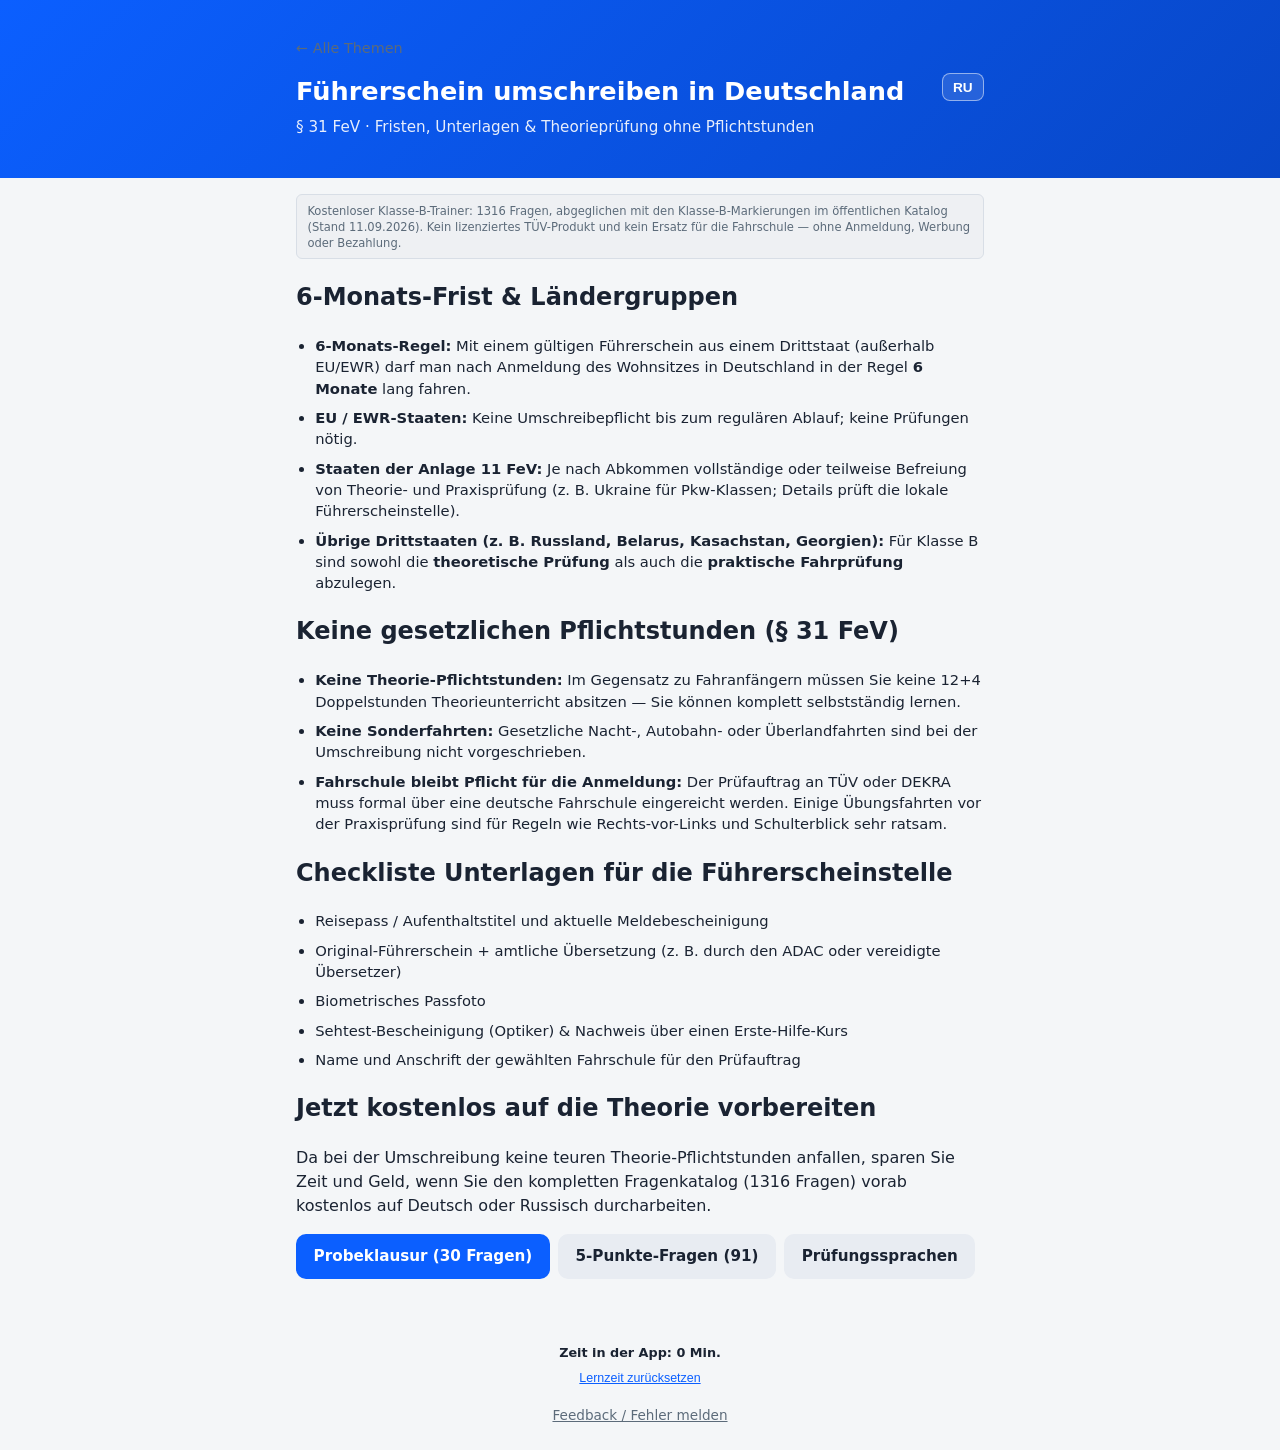
<file: public/umschreibung.html>
<!DOCTYPE html>
<html lang="de">
<head>
  <meta charset="UTF-8">
  <meta name="viewport" content="width=device-width, initial-scale=1.0">
  <title>Führerschein umschreiben in Deutschland (§ 31 FeV) – Theorie & Fristen</title>
  <meta name="description" content="Ausländischen Führerschein in Deutschland umschreiben: 6-Monats-Frist, keine Pflichtstunden nach § 31 FeV, benötigte Unterlagen und kostenlose Theorie-Vorbereitung.">
  <meta name="robots" content="index, follow">
  <link rel="canonical" href="https://fuehrerschein.pages.dev/umschreibung.html">
  <link rel="alternate" hreflang="de" href="https://fuehrerschein.pages.dev/umschreibung.html">
  <link rel="alternate" hreflang="ru" href="https://fuehrerschein.pages.dev/ru/umschreibung.html">
  <link rel="alternate" hreflang="en" href="https://fuehrerschein.pages.dev/en/">
  <link rel="alternate" hreflang="x-default" href="https://fuehrerschein.pages.dev/umschreibung.html">
  <link rel="icon" href="/favicon.svg" type="image/svg+xml">
  <link rel="apple-touch-icon" href="/apple-touch-icon.png" sizes="180x180">
  <link rel="manifest" href="/manifest.json">
  <meta name="theme-color" content="#1e3a8a">
  <meta property="og:title" content="Führerschein umschreiben in Deutschland (§ 31 FeV)">
  <meta property="og:description" content="Wann braucht man die Theorieprüfung bei der Umschreibung? Alles zu Fristen, Dokumenten und Befreiung von Pflichtstunden.">
  <meta property="og:image" content="https://fuehrerschein.pages.dev/og-image.png">
  <meta property="og:type" content="article">
  <meta property="og:url" content="https://fuehrerschein.pages.dev/umschreibung.html">
  <meta property="og:locale" content="de_DE">
  <link rel="stylesheet" href="css/styles.css">
  <script type="application/ld+json" class="seo-de">
  {
    "@context": "https://schema.org",
    "@type": "FAQPage",
    "mainEntity": [
      {
        "@type": "Question",
        "name": "Wie lange darf man mit einem ausländischen Führerschein in Deutschland fahren?",
        "acceptedAnswer": {
          "@type": "Answer",
          "text": "Nach Begründung des ordentlichen Wohnsitzes in Deutschland gilt ein Führerschein aus einem Nicht-EU/EWR-Staat in der Regel noch 6 Monate. Danach ist eine deutsche Fahrerlaubnis (Umschreibung) erforderlich."
        }
      },
      {
        "@type": "Question",
        "name": "Braucht man bei der Umschreibung Pflichtstunden in der Fahrschule?",
        "acceptedAnswer": {
          "@type": "Answer",
          "text": "Nein. Nach § 31 FeV sind bei der Umschreibung weder gesetzliche Theorie-Pflichtstunden noch Sonderfahrten vorgeschrieben. Eine Anmeldung bei einer Fahrschule ist dennoch nötig, da diese den Prüfauftrag an TÜV/DEKRA weiterleitet."
        }
      },
      {
        "@type": "Question",
        "name": "Welche Unterlagen braucht man für den Antrag auf Umschreibung?",
        "acceptedAnswer": {
          "@type": "Answer",
          "text": "Üblicherweise werden Reisepass/Aufenthaltstitel, Meldebescheinigung, Original-Führerschein mit amtlicher Übersetzung (z. B. ADAC), biometrisches Passfoto, Sehtest und Nachweis über einen Erste-Hilfe-Kurs benötigt."
        }
      }
    ]
  }
  </script>
  <script type="text/javascript">
    (function(c,l,a,r,i,t,y){
        c[a]=c[a]||function(){(c[a].q=c[a].q||[]).push(arguments)};
        t=l.createElement(r);t.async=1;t.src="https://www.clarity.ms/tag/"+i;
        y=l.getElementsByTagName(r)[0];y.parentNode.insertBefore(t,y);
    })(window, document, "clarity", "script", "wsmziuwn60");
  </script>
</head>
<body>
  <header class="app-header">
    <div class="container header-row">
      <div>
        <a id="back-link" class="back-link" href="index.html">← Alle Themen</a>
        <h1 id="page-title">Führerschein umschreiben in Deutschland</h1>
        <p id="page-subtitle">§ 31 FeV · Fristen, Unterlagen & Theorieprüfung ohne Pflichtstunden</p>
      </div>
      <button type="button" id="lang-switch" class="lang-switch" aria-label="Sprache wechseln">RU</button>
    </div>
  </header>

  <main class="container">
    <p class="source-notice" data-source-notice></p>

    <section class="card">
      <h2 id="sec1-title">6-Monats-Frist & Ländergruppen</h2>
      <ul class="exam-rules-bullets" id="sec1-list"></ul>
    </section>

    <section class="card">
      <h2 id="sec2-title">Keine gesetzlichen Pflichtstunden (§ 31 FeV)</h2>
      <ul class="exam-rules-bullets" id="sec2-list"></ul>
    </section>

    <section class="card">
      <h2 id="sec3-title">Checkliste Unterlagen für die Führerscheinstelle</h2>
      <ul class="exam-rules-bullets" id="sec3-list"></ul>
    </section>

    <section class="card">
      <h2 id="sec4-title">Jetzt kostenlos auf die Theorie vorbereiten</h2>
      <p id="sec4-p"></p>
      <div class="btn-row" style="margin-top:0.85rem;">
        <a id="cta-exam" class="btn btn-primary" href="exam.html">Probeklausur (30 Fragen)</a>
        <a id="cta-5pts" class="btn btn-secondary" href="topic.html?id=5-punkte-fragen">5-Punkte-Fragen (91)</a>
        <a id="cta-sprachen" class="btn btn-secondary" href="sprachen.html">Prüfungssprachen</a>
      </div>
    </section>
  </main>

  <footer class="site-footer">
    <p id="footer-time" class="footer-time"></p>
    <button type="button" id="time-reset-btn" class="footer-link-btn"></button>
    <p class="footer-feedback"><a id="footer-feedback-link" href="mailto:gorelikgo@gmail.com?subject=Feedback:%20Fuehrerschein">Feedback / Fehler melden</a></p>
  </footer>

  <script src="js/i18n.js"></script>
  <script src="js/time-tracker.js"></script>
  <script>
    const COPY = {
      de: {
        title: "Führerschein umschreiben in Deutschland (§ 31 FeV) – Theorie & Fristen",
        h1: "Führerschein umschreiben in Deutschland",
        sub: "§ 31 FeV · Fristen, Unterlagen & Theorieprüfung ohne Pflichtstunden",
        s1t: "6-Monats-Frist & Ländergruppen",
        s1l: [
          "<strong>6-Monats-Regel:</strong> Mit einem gültigen Führerschein aus einem Drittstaat (außerhalb EU/EWR) darf man nach Anmeldung des Wohnsitzes in Deutschland in der Regel <strong>6 Monate</strong> lang fahren.",
          "<strong>EU / EWR-Staaten:</strong> Keine Umschreibepflicht bis zum regulären Ablauf; keine Prüfungen nötig.",
          "<strong>Staaten der Anlage 11 FeV:</strong> Je nach Abkommen vollständige oder teilweise Befreiung von Theorie- und Praxisprüfung (z. B. Ukraine für Pkw-Klassen; Details prüft die lokale Führerscheinstelle).",
          "<strong>Übrige Drittstaaten (z. B. Russland, Belarus, Kasachstan, Georgien):</strong> Für Klasse B sind sowohl die <strong>theoretische Prüfung</strong> als auch die <strong>praktische Fahrprüfung</strong> abzulegen."
        ],
        s2t: "Keine gesetzlichen Pflichtstunden (§ 31 FeV)",
        s2l: [
          "<strong>Keine Theorie-Pflichtstunden:</strong> Im Gegensatz zu Fahranfängern müssen Sie keine 12+4 Doppelstunden Theorieunterricht absitzen — Sie können komplett selbstständig lernen.",
          "<strong>Keine Sonderfahrten:</strong> Gesetzliche Nacht-, Autobahn- oder Überlandfahrten sind bei der Umschreibung nicht vorgeschrieben.",
          "<strong>Fahrschule bleibt Pflicht für die Anmeldung:</strong> Der Prüfauftrag an TÜV oder DEKRA muss formal über eine deutsche Fahrschule eingereicht werden. Einige Übungsfahrten vor der Praxisprüfung sind für Regeln wie Rechts-vor-Links und Schulterblick sehr ratsam."
        ],
        s3t: "Checkliste Unterlagen für die Führerscheinstelle",
        s3l: [
          "Reisepass / Aufenthaltstitel und aktuelle Meldebescheinigung",
          "Original-Führerschein + amtliche Übersetzung (z. B. durch den ADAC oder vereidigte Übersetzer)",
          "Biometrisches Passfoto",
          "Sehtest-Bescheinigung (Optiker) & Nachweis über einen Erste-Hilfe-Kurs",
          "Name und Anschrift der gewählten Fahrschule für den Prüfauftrag"
        ],
        s4t: "Jetzt kostenlos auf die Theorie vorbereiten",
        s4p: "Da bei der Umschreibung keine teuren Theorie-Pflichtstunden anfallen, sparen Sie Zeit und Geld, wenn Sie den kompletten Fragenkatalog (1316 Fragen) vorab kostenlos auf Deutsch oder Russisch durcharbeiten.",
        ctaExam: "Probeklausur (30 Fragen)",
        cta5pts: "5-Punkte-Fragen (91)",
        ctaSprachen: "Prüfungssprachen"
      },
      ru: {
        title: "Замена прав в Германии (Umschreibung, § 31 FeV) — теория, сроки и документы",
        h1: "Замена водительских прав в Германии (Umschreibung)",
        sub: "§ 31 FeV · Срок 6 месяцев, документы и сдача теории без обязательных часов",
        s1t: "Правило 6 месяцев и категории стран",
        s1l: [
          "<strong>Срок 6 месяцев:</strong> С действующими правами стран вне ЕС/ЕЭЗ можно ездить в Германии первые <strong>6 месяцев</strong> с момента регистрации по месту жительства (Anmeldung). Затем требуется немецкое ВУ.",
          "<strong>Страны ЕС / ЕЭЗ:</strong> Экзамены сдавать не нужно.",
          "<strong>Страны из списка Anlage 11 FeV:</strong> Полное или частичное освобождение от экзаменов (например, действующие права Украины часто обмениваются без теории и практики — уточняйте в своей Führerscheinstelle).",
          "<strong>Остальные третьи страны (РФ, Беларусь, Казахстан, Грузия и др.):</strong> Для категории B нужно сдать <strong>теоретический и практический экзамены</strong> в TÜV/DEKRA."
        ],
        s2t: "Без обязательных часов в автошколе (§ 31 FeV)",
        s2l: [
          "<strong>Теорию можно учить самостоятельно:</strong> По § 31 FeV при замене прав не нужно отсиживать 14 обязательных лекций в автошколе.",
          "<strong>Нет обязательных спецпоездок (Sonderfahrten):</strong> Закон не требует обязательных часов по автобану, трассе или ночью.",
          "<strong>Запись всё равно через автошколу:</strong> Заявку на экзамен в TÜV/DEKRA подаёт немецкая автошкола. Перед практикой стоит взять несколько уроков с инструктором, чтобы отработать Schulterblick, Rechts vor Links и местные стандарты."
        ],
        s3t: "Чек-лист документов для Führerscheinstelle",
        s3l: [
          "Загранпаспорт / ВНЖ (Aufenthaltstitel) и прописка (Meldebescheinigung)",
          "Оригинал прав + официальный перевод (например, через ADAC или присяжного переводчика)",
          "Биометрическое фото",
          "Проверка зрения (Sehtest у оптика) и сертификат курса первой помощи (Erste-Hilfe-Kurs)",
          "Данные выбранной автошколы для направления на экзамен"
        ],
        s4t: "Начните готовиться к теории бесплатно",
        s4p: "Так как при замене прав вы не обязаны оплачивать курс лекций по теории, весь каталог из 1316 вопросов можно спокойно прорешать заранее бесплатно — на русском или немецком.",
        ctaExam: "Пробный экзамен (30 вопросов)",
        cta5pts: "5-балльные вопросы (91)",
        ctaSprachen: "Языки экзамена"
      }
    };

    function applyPageCopy() {
      applyDocumentLang();
      const lang = getLang();
      const c = COPY[lang] || COPY.de;
      document.title = c.title;
      document.getElementById("page-title").textContent = c.h1;
      document.getElementById("page-subtitle").textContent = c.sub;
      document.getElementById("sec1-title").textContent = c.s1t;
      document.getElementById("sec1-list").innerHTML = c.s1l.map(x => `<li>${x}</li>`).join("");
      document.getElementById("sec2-title").textContent = c.s2t;
      document.getElementById("sec2-list").innerHTML = c.s2l.map(x => `<li>${x}</li>`).join("");
      document.getElementById("sec3-title").textContent = c.s3t;
      document.getElementById("sec3-list").innerHTML = c.s3l.map(x => `<li>${x}</li>`).join("");
      document.getElementById("sec4-title").textContent = c.s4t;
      document.getElementById("sec4-p").textContent = c.s4p;

      const back = document.getElementById("back-link");
      if (back) { back.textContent = `← ${t("allTopics")}`; back.href = localizedHref("index.html"); }
      const ce = document.getElementById("cta-exam");
      if (ce) { ce.textContent = c.ctaExam; ce.href = localizedHref("exam.html"); }
      const c5 = document.getElementById("cta-5pts");
      if (c5) { c5.textContent = c.cta5pts; c5.href = localizedHref("topic.html?id=5-punkte-fragen"); }
      const cs = document.getElementById("cta-sprachen");
      if (cs) { cs.textContent = c.ctaSprachen; cs.href = localizedHref("sprachen.html"); }
      const fb = document.getElementById("footer-feedback-link");
      if (fb) fb.textContent = t("feedbackLinkText");
      applySiteDisclaimer();
    }

    document.addEventListener("DOMContentLoaded", () => {
      applyPageCopy();
      const langBtn = document.getElementById("lang-switch");
      if (langBtn) {
        langBtn.textContent = t("langSwitch");
        langBtn.title = t("langSwitchTitle");
        langBtn.addEventListener("click", () => setLang(getLang() === "ru" ? "de" : "ru"));
      }
      const footerTime = document.getElementById("footer-time");
      if (footerTime && typeof bindTimeDisplay === "function") bindTimeDisplay(footerTime);
      const resetBtn = document.getElementById("time-reset-btn");
      if (resetBtn) {
        resetBtn.textContent = t("timeReset");
        resetBtn.addEventListener("click", () => {
          if (confirm(t("timeResetConfirm")) && typeof resetTrackedTime === "function") resetTrackedTime();
        });
      }
    });
  </script>
</body>
</html>
</file>
<file: public/css/styles.css>
:root {
  --bg: #f4f6f8;
  --surface: #ffffff;
  --text: #1a2332;
  --muted: #5c6b7a;
  --accent: #0b5fff;
  --accent-dark: #0847c7;
  --ok: #0d7a3f;
  --ok-bg: #e8f5ee;
  --viewed: #e67e22;
  --viewed-bg: #fef3e7;
  --bad: #b42318;
  --bad-bg: #fdecea;
  --border: #d8dee6;
  --radius: 12px;
  --shadow: 0 8px 24px rgba(26, 35, 50, 0.08);
  font-family: "Segoe UI", system-ui, -apple-system, sans-serif;
}

*,
*::before,
*::after {
  box-sizing: border-box;
}

body {
  margin: 0;
  min-height: 100dvh;
  background: var(--bg);
  color: var(--text);
  line-height: 1.5;
}

a {
  color: var(--accent);
  text-decoration: none;
}

a:hover {
  text-decoration: underline;
}

.app-header {
  background: linear-gradient(135deg, #0b5fff 0%, #0847c7 100%);
  color: #fff;
  padding: 1.25rem 1rem 1.5rem;
}

.app-header h1 {
  margin: 0;
  font-size: 1.35rem;
  font-weight: 700;
}

.app-header p {
  margin: 0.35rem 0 0;
  opacity: 0.9;
  font-size: 0.95rem;
}

.header-row {
  display: flex;
  align-items: flex-start;
  justify-content: space-between;
  gap: 1rem;
}

.lang-switch {
  flex-shrink: 0;
  border: 1px solid rgba(255, 255, 255, 0.5);
  background: rgba(255, 255, 255, 0.12);
  color: #fff;
  font-size: 0.85rem;
  font-weight: 600;
  padding: 0.35rem 0.65rem;
  border-radius: 8px;
  cursor: pointer;
}

.lang-switch:hover {
  background: rgba(255, 255, 255, 0.22);
}

.source-notice,
.site-disclaimer {
  margin: 0 0 0.65rem;
  padding: 0.45rem 0.65rem;
  font-size: 0.72rem;
  line-height: 1.4;
  color: var(--muted);
  background: rgba(26, 35, 50, 0.025);
  border: 1px solid var(--border);
  border-radius: 6px;
}

.site-disclaimer--compact {
  margin-bottom: 0.5rem;
  padding: 0.4rem 0.6rem;
  font-size: 0.7rem;
  line-height: 1.38;
}

.site-disclaimer p {
  margin: 0;
}

.site-disclaimer p + p {
  margin-top: 0.5rem;
}

.site-footer .site-disclaimer {
  margin-bottom: 0.85rem;
  text-align: left;
}

.container {
  width: min(720px, 100%);
  margin: 0 auto;
  padding: 1rem;
}

.back-link {
  display: inline-flex;
  align-items: center;
  gap: 0.35rem;
  margin-bottom: 0.75rem;
  color: var(--muted);
  font-size: 0.9rem;
}

.topic-list {
  list-style: none;
  margin: 0;
  padding: 0;
  display: flex;
  flex-direction: column;
  gap: 1.25rem;
}

.topic-section {
  list-style: none;
}

.topic-section-title {
  margin: 0 0 0.65rem;
  font-size: 0.85rem;
  font-weight: 700;
  letter-spacing: 0.04em;
  text-transform: uppercase;
  color: var(--muted);
}

.topic-section-list {
  list-style: none;
  margin: 0;
  padding: 0;
  display: grid;
  gap: 0.75rem;
}

.catalog-total {
  margin: 0.5rem 0 0;
  font-size: 0.85rem;
  color: var(--muted);
  text-align: center;
}

.topic-card-head {
  display: flex;
  align-items: baseline;
  gap: 0.5rem;
  flex-wrap: wrap;
}

.topic-theme-number {
  font-size: 0.8rem;
  font-weight: 600;
  color: var(--accent);
  white-space: nowrap;
}

.topic-card-head h2 {
  margin: 0;
}

.topic-title-de {
  display: block;
  margin-top: 0.2rem;
  font-size: 0.82rem;
  font-weight: 400;
  color: var(--muted);
  line-height: 1.3;
}

.app-header h1 .topic-title-de {
  font-size: 0.9rem;
  margin-top: 0.25rem;
}

.topic-card-desc {
  margin: 0.35rem 0 0;
  font-size: 0.9rem;
  color: var(--muted);
}

.topic-ru-partial {
  margin: 0.35rem 0 0;
  font-size: 0.78rem;
  color: #9a6700;
}

.topic-card--disabled {
  opacity: 0.72;
  cursor: not-allowed;
  box-shadow: none;
}

.topic-card {
  display: block;
  background: var(--surface);
  border: 1px solid var(--border);
  border-radius: var(--radius);
  padding: 1rem 1.1rem;
  box-shadow: var(--shadow);
  color: inherit;
  text-decoration: none;
  transition: transform 0.15s ease, border-color 0.15s ease;
}

.topic-card:hover {
  transform: translateY(-1px);
  border-color: var(--accent);
  text-decoration: none;
}

.topic-card h2 {
  margin: 0 0 0.35rem;
  font-size: 1.1rem;
}

.topic-card p {
  margin: 0;
  color: var(--muted);
  font-size: 0.92rem;
}

.topic-meta {
  margin-top: 0.6rem;
  font-size: 0.85rem;
  color: var(--accent-dark);
  font-weight: 600;
}

.quiz-card {
  background: var(--surface);
  border: 1px solid var(--border);
  border-radius: var(--radius);
  padding: 1.1rem;
  box-shadow: var(--shadow);
}

.progress-bar {
  height: 6px;
  background: var(--border);
  border-radius: 999px;
  overflow: hidden;
  margin-bottom: 0.75rem;
}

.progress-bar-mastery {
  margin-bottom: 0.35rem;
}

.progress-bar-session {
  margin-bottom: 0.75rem;
  opacity: 0.85;
}

.progress-bar-overall {
  margin: 0.5rem 0 1.25rem;
  height: 8px;
}

.progress-bar-chapter {
  margin: 0.35rem 0 0;
}

.progress-fill {
  height: 100%;
  background: var(--accent);
  width: 0%;
  transition: width 0.2s ease;
  display: block;
}

.progress-fill-mastery {
  background: var(--ok);
}

.progress-fill-solved {
  background: var(--ok);
}

.progress-fill-viewed {
  background: var(--viewed);
}

.progress-fill-session {
  background: var(--accent-dark);
}

.quiz-mastery {
  margin-bottom: 0.5rem;
}

.quiz-mastery-label {
  font-size: 0.8rem;
  color: var(--muted);
  margin-bottom: 0.25rem;
}

.progress-panel .progress-heading {
  margin: 0 0 0.25rem;
  font-size: 1.1rem;
}

.progress-overall-text {
  margin: 0;
  font-weight: 600;
  color: var(--accent-dark);
}

.progress-chapters {
  display: grid;
  gap: 0.85rem;
}

.progress-chapter-head {
  display: flex;
  justify-content: space-between;
  align-items: baseline;
  gap: 0.5rem;
  margin-bottom: 0.25rem;
}

.progress-chapter-title {
  font-size: 0.88rem;
  font-weight: 600;
  line-height: 1.3;
}

.progress-chapter-count {
  font-size: 0.8rem;
  color: var(--muted);
  flex-shrink: 0;
}

.progress-actions {
  margin-top: 1.25rem;
}

.topic-progress {
  margin-top: 0.65rem;
  display: grid;
  gap: 0.35rem;
}

.topic-progress-bar {
  height: 5px;
  background: var(--border);
  border-radius: 999px;
  overflow: hidden;
}

.topic-progress-fill {
  display: block;
  height: 100%;
  width: 0%;
  transition: width 0.2s ease;
}

.topic-progress-fill--solved {
  background: var(--ok);
}

.topic-progress-fill--viewed {
  background: var(--viewed);
}

.topic-progress-label {
  display: block;
  margin-top: 0.3rem;
  font-size: 0.78rem;
  color: var(--muted);
  font-weight: 600;
}

.list-question-actions {
  margin-top: 0.75rem;
}

.btn-know {
  font-size: 0.85rem;
  padding: 0.5rem 0.85rem;
}

.list-question--solved {
  border-color: var(--ok);
}

.list-question--solved .list-question-num {
  color: var(--ok);
}

.list-question--wrong {
  border-color: #d4a017;
}

.quiz-meta {
  display: flex;
  justify-content: space-between;
  align-items: center;
  gap: 0.5rem;
  font-size: 0.85rem;
  color: var(--muted);
  margin-bottom: 0.75rem;
}

.quiz-meta-end {
  display: inline-flex;
  align-items: center;
  gap: 0.5rem;
  flex-wrap: wrap;
  justify-content: flex-end;
}

.question-status-badge {
  display: inline-block;
  font-size: 0.72rem;
  font-weight: 600;
  padding: 0.15rem 0.45rem;
  border-radius: 999px;
  line-height: 1.3;
  white-space: nowrap;
}

.question-status-badge--answered {
  color: #6b5a00;
  background: #fff6d6;
}

.question-status-badge--solved {
  color: var(--ok);
  background: var(--ok-bg);
}

.quiz-card--answered:not(.quiz-card--mastered) {
  border-color: #e8dfc0;
}

.quiz-card--mastered {
  border-color: var(--ok);
  box-shadow: 0 0 0 1px rgba(34, 139, 34, 0.08);
}

.list-question--answered:not(.list-question--solved) {
  border-color: #e8dfc0;
}

.question-text {
  font-size: 1.05rem;
  font-weight: 600;
  margin: 0 0 1rem;
}

.question-media-wrap {
  margin: 0 0 1rem;
}

.question-image,
.question-video {
  display: block;
  max-width: 100%;
  height: auto;
  border-radius: 8px;
  border: 1px solid var(--border);
}

.question-media-wrap .question-image + .question-image {
  margin-top: 0.5rem;
}

.question-video {
  width: 100%;
  background: #000;
}

.question-video--tap-expand {
  cursor: pointer;
  touch-action: manipulation;
}

.question-media-wrap .question-image {
  cursor: default;
  -webkit-user-drag: none;
  user-select: none;
}

.question-media-error {
  margin: 0;
  font-size: 0.9rem;
  color: var(--muted, #666);
}

.options {
  display: grid;
  gap: 0.5rem;
  margin: 0 0 1rem;
}

.option {
  display: flex;
  align-items: flex-start;
  gap: 0.65rem;
  padding: 0.75rem 0.85rem;
  border: 1px solid var(--border);
  border-radius: 10px;
  cursor: pointer;
  background: #fafbfc;
  transition: border-color 0.15s, background 0.15s;
}

.option:hover {
  border-color: var(--accent);
}

.option input {
  margin-top: 0.2rem;
  flex-shrink: 0;
}

.option > span {
  display: flex;
  flex-direction: column;
  gap: 0.35rem;
  flex: 1;
  min-width: 0;
}

.option > span:has(.de-peek-trigger) {
  pointer-events: none;
}

.option > span:has(.de-peek-trigger) .de-peek-trigger {
  pointer-events: auto;
}

.option-label-line {
  display: block;
  min-width: 0;
}

.option-image {
  display: block;
  max-width: 140px;
  max-height: 140px;
  width: auto;
  height: auto;
  border-radius: 6px;
  border: 1px solid var(--border);
}

.list-option .option-image {
  max-width: 100px;
  max-height: 100px;
}

.option.selected {
  border-color: var(--accent);
  background: #eef4ff;
}

.option.correct {
  border-color: var(--ok);
  background: var(--ok-bg);
}

.option.wrong {
  border-color: var(--bad);
  background: var(--bad-bg);
}

.option.disabled {
  cursor: default;
  opacity: 0.95;
}

.option.disabled input {
  pointer-events: none;
}

.answer-text-entry {
  cursor: text;
  flex-direction: column;
  align-items: stretch;
}

.answer-text-input {
  width: 100%;
  font: inherit;
  padding: 0.55rem 0.65rem;
  border: 1px solid var(--border);
  border-radius: 8px;
  background: #fff;
}

.answer-text-input:focus {
  outline: 2px solid var(--accent);
  outline-offset: 1px;
}

.answer-text-input:disabled {
  opacity: 1;
  cursor: default;
}

.answer-text-hint {
  font-size: 0.85rem;
  color: var(--muted, #666);
}

.btn-row {
  display: flex;
  flex-wrap: wrap;
  gap: 0.5rem;
}

#quiz .quiz-card .btn-row {
  margin-top: 1rem;
}

.btn {
  appearance: none;
  border: none;
  border-radius: 10px;
  padding: 0.7rem 1.1rem;
  font-size: 0.95rem;
  font-weight: 600;
  cursor: pointer;
}

.btn-primary {
  background: var(--accent);
  color: #fff;
}

.btn-primary:hover:not(:disabled) {
  background: var(--accent-dark);
}

.btn-secondary {
  background: #e8ecf2;
  color: var(--text);
}

.btn:disabled {
  opacity: 0.55;
  cursor: not-allowed;
}

.feedback {
  margin-top: 1rem;
  padding: 0.85rem 1rem;
  border-radius: 10px;
  font-size: 0.92rem;
}

.feedback.ok {
  background: var(--ok-bg);
  color: var(--ok);
}

.feedback.bad {
  background: var(--bad-bg);
  color: var(--bad);
}

.feedback.neutral {
  background: #eef4ff;
  color: var(--accent-dark);
}

.feedback p {
  margin: 0.35rem 0 0;
  color: var(--text);
}

.hidden {
  display: none !important;
}

.result-card {
  text-align: center;
  padding: 1.5rem 1rem;
}

.result-card h2 {
  margin: 0 0 0.5rem;
}

.result-score {
  font-size: 2rem;
  font-weight: 700;
  color: var(--accent);
  margin: 0.5rem 0;
}

.mode-tabs {
  display: flex;
  gap: 0.35rem;
  margin-bottom: 1rem;
  padding: 0.25rem;
  background: var(--surface);
  border: 1px solid var(--border);
  border-radius: var(--radius);
  box-shadow: var(--shadow);
}

.mode-tab {
  flex: 1;
  appearance: none;
  border: none;
  background: transparent;
  color: var(--muted);
  font-size: 0.92rem;
  font-weight: 600;
  padding: 0.55rem 0.75rem;
  border-radius: 8px;
  cursor: pointer;
  transition: background 0.15s, color 0.15s;
}

.mode-tab:hover {
  color: var(--text);
  background: #eef4ff;
}

.mode-tab.is-active {
  background: var(--accent);
  color: #fff;
}

.list-toolbar {
  margin-bottom: 0.75rem;
}

.list-search {
  width: 100%;
  padding: 0.65rem 0.85rem;
  font-size: 0.95rem;
  border: 1px solid var(--border);
  border-radius: 10px;
  background: var(--surface);
  color: var(--text);
}

.list-search:focus {
  outline: 2px solid var(--accent);
  outline-offset: 1px;
}

.list-count {
  margin: 0.4rem 0 0;
  font-size: 0.85rem;
  color: var(--muted);
}

.list-questions {
  display: grid;
  gap: 0.65rem;
}

.list-chapters {
  display: grid;
  gap: 1rem;
}

.list-chapter {
  background: var(--surface);
  border: 1px solid var(--border);
  border-radius: var(--radius);
  box-shadow: var(--shadow);
  overflow: hidden;
}

.list-chapter-header {
  display: grid;
  grid-template-columns: 1fr auto auto;
  gap: 0.35rem 0.75rem;
  align-items: center;
  width: 100%;
  padding: 0.85rem 1rem;
  border: none;
  background: linear-gradient(180deg, #f4f7fb 0%, #eef2f7 100%);
  text-align: left;
  cursor: pointer;
  color: inherit;
  font: inherit;
}

.list-chapter-header:hover {
  background: #e8eef6;
}

.list-chapter-title {
  font-size: 1rem;
  font-weight: 700;
  line-height: 1.35;
  color: var(--accent-dark);
}

.list-chapter-meta {
  font-size: 0.8rem;
  color: var(--muted);
  white-space: nowrap;
}

.list-chapter-toggle {
  font-size: 0.75rem;
  color: var(--muted);
}

.list-chapter-body {
  padding: 0.65rem;
  border-top: 1px solid var(--border);
}

.list-chapter.is-collapsed .list-chapter-body {
  display: none;
}

.list-chapter-questions {
  display: grid;
  gap: 0.65rem;
}

.quiz-chapter-wrap {
  margin-bottom: 0.85rem;
}

.quiz-chapter-label {
  display: block;
  font-size: 0.85rem;
  font-weight: 600;
  margin-bottom: 0.35rem;
  color: var(--text);
}

.quiz-chapter-select {
  width: 100%;
  padding: 0.6rem 0.75rem;
  font-size: 0.95rem;
  border: 1px solid var(--border);
  border-radius: 10px;
  background: var(--surface);
  color: var(--text);
}

.quiz-chapter-select:focus {
  outline: 2px solid var(--accent);
  outline-offset: 1px;
}

.list-empty {
  text-align: center;
  color: var(--muted);
  padding: 1.5rem 0;
}

.list-chapter-nav {
  margin-bottom: 1rem;
  padding: 0.85rem 1rem;
  background: var(--surface);
  border: 1px solid var(--border);
  border-radius: var(--radius);
  box-shadow: var(--shadow);
}

.list-chapter-position {
  margin: 0 0 0.35rem;
  font-size: 0.85rem;
  font-weight: 600;
  color: var(--muted);
}

.list-chapter-heading {
  margin: 0 0 0.65rem;
  font-size: 1.05rem;
  font-weight: 700;
  line-height: 1.35;
  color: var(--accent-dark);
}

.list-chapter-progress {
  display: grid;
  gap: 0.5rem;
  margin-bottom: 0.85rem;
}

.list-chapter-progress-row {
  display: grid;
  grid-template-columns: 4.5rem 1fr auto;
  gap: 0.4rem 0.5rem;
  align-items: center;
}

.list-chapter-progress-label {
  font-size: 0.78rem;
  font-weight: 600;
  color: var(--muted);
}

.list-chapter-progress-count {
  font-size: 0.75rem;
  color: var(--muted);
  white-space: nowrap;
}

.list-go-next-chapter {
  display: block;
  width: 100%;
  max-width: 22rem;
  margin: 1.25rem auto 0;
  text-align: center;
  text-decoration: none;
}

.list-go-next-chapter:hover {
  text-decoration: none;
}

.list-chapter-select {
  width: 100%;
  margin-bottom: 0.75rem;
  padding: 0.6rem 0.75rem;
  font-size: 0.95rem;
  border: 1px solid var(--border);
  border-radius: 10px;
  background: var(--surface);
  color: var(--text);
}

.list-chapter-select:focus {
  outline: 2px solid var(--accent);
  outline-offset: 1px;
}

.list-chapter-nav-buttons {
  display: flex;
  flex-wrap: wrap;
  gap: 0.5rem;
}

.list-chapter-btn {
  flex: 1 1 calc(50% - 0.25rem);
  min-height: 2.75rem;
  padding-left: 0.75rem;
  padding-right: 0.75rem;
  font-size: 0.9rem;
}

.list-chapter-btn:disabled {
  opacity: 0.45;
  cursor: not-allowed;
}

@media (min-width: 480px) {
  .list-chapter-nav-buttons {
    flex-wrap: nowrap;
    justify-content: space-between;
  }

  .list-chapter-btn {
    flex: 0 1 auto;
    min-width: 8.5rem;
    max-width: 12rem;
  }
}

.list-question {
  background: var(--surface);
  border: 1px solid var(--border);
  border-radius: var(--radius);
  box-shadow: var(--shadow);
  overflow: hidden;
}

.list-question-header {
  display: grid;
  grid-template-columns: auto 1fr auto;
  grid-template-rows: auto auto;
  gap: 0.15rem 0.65rem;
  width: 100%;
  padding: 0.75rem 0.85rem;
  border: none;
  background: transparent;
  text-align: left;
  cursor: pointer;
  color: inherit;
  font: inherit;
}

.list-question-header:hover {
  background: #fafbfc;
}

.list-question-num {
  grid-row: 1 / span 2;
  align-self: center;
  font-weight: 700;
  font-size: 0.9rem;
  color: var(--accent-dark);
  min-width: 1.75rem;
}

.list-question-meta {
  font-size: 0.78rem;
  color: var(--muted);
}

.list-question-preview {
  grid-column: 2;
  font-size: 0.92rem;
  font-weight: 600;
  line-height: 1.35;
  display: -webkit-box;
  -webkit-line-clamp: 2;
  -webkit-box-orient: vertical;
  overflow: hidden;
}

.list-question-toggle {
  grid-row: 1 / span 2;
  align-self: center;
  font-size: 0.7rem;
  color: var(--muted);
}

.list-question-body {
  padding: 0 0.85rem 0.85rem;
  border-top: 1px solid var(--border);
}

.list-question.is-collapsed .list-question-body {
  display: none;
}

.list-question.is-collapsed .list-question-preview {
  -webkit-line-clamp: 4;
}

.list-question-text {
  font-size: 1rem;
  font-weight: 600;
  margin: 0.75rem 0 0.65rem;
}

.list-options {
  list-style: none;
  margin: 0;
  padding: 0;
  display: grid;
  gap: 0.4rem;
}

.list-option {
  padding: 0.55rem 0.7rem;
  border: 1px solid var(--border);
  border-radius: 8px;
  background: #fafbfc;
  font-size: 0.9rem;
  line-height: 1.4;
}

.list-option.correct {
  border-color: var(--ok);
  background: var(--ok-bg);
  color: var(--ok);
  font-weight: 600;
}

.list-explanation-label {
  margin: 0.85rem 0 0.25rem;
  font-size: 0.78rem;
  font-weight: 700;
  text-transform: uppercase;
  letter-spacing: 0.04em;
  color: var(--muted);
}

.list-explanation {
  margin: 0 0 0.25rem;
  padding: 0.65rem 0.75rem;
  font-size: 0.88rem;
  color: var(--text);
  background: #eef4ff;
  border-radius: 8px;
  line-height: 1.45;
}

.exam-settings-toggle {
  display: flex;
  align-items: center;
  gap: 0.5rem;
  margin: 0.65rem 0 0;
  font-size: 0.88rem;
  color: var(--text);
  cursor: pointer;
  user-select: none;
}

.exam-settings-toggle input {
  width: 1rem;
  height: 1rem;
  margin: 0;
  accent-color: var(--accent);
  cursor: pointer;
}

.feedback .exam-explanation {
  margin-top: 0.65rem;
  padding-top: 0.55rem;
  border-top: 1px solid rgba(0, 0, 0, 0.08);
}

.de-peek-line {
  display: inline;
}

.de-peek-text {
  display: inline;
}

.de-peek-trigger {
  display: inline-block;
  width: auto;
  max-width: max-content;
  padding: 0;
  margin: 0;
  margin-left: 0.15em;
  background: none;
  font-size: 0.85em;
  font-weight: 600;
  color: var(--muted);
  text-align: left;
  cursor: help;
  text-decoration: underline;
  text-underline-offset: 0.15em;
  border-radius: 2px;
  white-space: nowrap;
  vertical-align: baseline;
  flex: 0 0 auto;
  align-self: auto;
  touch-action: manipulation;
  -webkit-tap-highlight-color: transparent;
}

.de-peek-trigger:hover,
.de-peek-trigger:focus-visible,
.de-peek-trigger.is-peek-open {
  color: var(--accent);
  text-decoration-color: var(--accent);
  outline: 2px solid var(--accent);
  outline-offset: 2px;
}

.de-peek-popover {
  position: fixed;
  z-index: 1000;
  max-width: min(360px, calc(100vw - 1rem));
  padding: 0.55rem 0.7rem;
  background: var(--surface);
  border: 1px solid var(--border);
  border-radius: 8px;
  box-shadow: var(--shadow);
  font-size: 0.88rem;
  line-height: 1.4;
  pointer-events: auto;
}

.de-peek-popover-label {
  display: block;
  font-size: 0.72rem;
  font-weight: 700;
  text-transform: uppercase;
  letter-spacing: 0.04em;
  color: var(--muted);
  margin-bottom: 0.25rem;
}

.de-peek-popover-text {
  margin: 0;
  color: var(--text);
  font-weight: 500;
}

.sr-only {
  position: absolute;
  width: 1px;
  height: 1px;
  padding: 0;
  margin: -1px;
  overflow: hidden;
  clip: rect(0, 0, 0, 0);
  white-space: nowrap;
  border: 0;
}

.study-hub {
  margin-bottom: 1.5rem;
}

.study-hub-title {
  margin: 0 0 0.75rem;
  font-size: 1.1rem;
}

.continue-reading-wrap {
  margin: 0 0 1rem;
}

.continue-reading-wrap.hidden {
  display: none;
}

.continue-reading-btn {
  display: block;
  width: 100%;
  text-align: center;
  text-decoration: none;
}

.continue-reading-btn:hover {
  text-decoration: none;
}

.continue-reading-desc {
  margin: 0.45rem 0 0;
  font-size: 0.85rem;
  color: var(--muted);
  line-height: 1.4;
  text-align: center;
}

.study-hub-grid {
  display: grid;
  gap: 0.75rem;
  grid-template-columns: 1fr;
}

@media (min-width: 560px) {
  .study-hub-grid {
    grid-template-columns: 1fr 1fr;
  }
}

.study-card {
  display: block;
  padding: 1rem 1.1rem;
  background: var(--surface);
  border: 1px solid var(--border);
  border-radius: var(--radius);
  box-shadow: var(--shadow);
  color: inherit;
  text-decoration: none;
  transition: border-color 0.15s, transform 0.15s;
}

.study-card:hover {
  text-decoration: none;
  border-color: var(--accent);
  transform: translateY(-1px);
}

.study-card h3 {
  margin: 0 0 0.35rem;
  font-size: 1rem;
  color: var(--accent-dark);
}

.study-card-desc {
  margin: 0;
  font-size: 0.85rem;
  color: var(--muted);
  line-height: 1.4;
}

.study-card--exam {
  border-left: 4px solid var(--accent);
}

.study-card--review {
  border-left: 4px solid #6b4ce6;
}

.study-card--muted {
  opacity: 0.75;
}

.study-readiness {
  margin: 0.85rem 0 0;
  font-size: 0.82rem;
  color: var(--text);
  line-height: 1.45;
  white-space: pre-line;
}

.study-tip {
  margin: 0.35rem 0 0;
  font-size: 0.8rem;
  color: var(--muted);
  line-height: 1.4;
}

.account-panel {
  margin: 1rem 0 0;
  padding: 1rem 1.1rem;
  background: var(--surface);
  border: 1px solid var(--border);
  border-radius: var(--radius);
}

.account-title {
  margin: 0 0 0.35rem;
  font-size: 1rem;
}

.account-hint,
.account-session p {
  margin: 0 0 0.75rem;
  font-size: 0.82rem;
  color: var(--muted);
  line-height: 1.4;
}

.account-form {
  display: grid;
  gap: 0.65rem;
}

.account-field {
  display: grid;
  gap: 0.25rem;
  font-size: 0.82rem;
  color: var(--muted);
}

.account-field input {
  width: 100%;
  padding: 0.55rem 0.7rem;
  border: 1px solid var(--border);
  border-radius: 10px;
  font-size: 1rem;
  color: var(--text);
  background: #fff;
}

.account-field input:focus {
  outline: 2px solid var(--accent);
  outline-offset: 1px;
}

.account-status {
  margin: 0.7rem 0 0;
  font-size: 0.82rem;
  color: var(--ok);
}

.account-status--bad {
  color: var(--bad);
}

.account-panel--nudge {
  border-color: color-mix(in srgb, var(--accent) 45%, var(--border));
  box-shadow: 0 0 0 1px color-mix(in srgb, var(--accent) 18%, transparent);
}

.save-prompt {
  margin: 1rem 0 0;
  padding: 0.95rem 1.05rem;
  background: var(--surface);
  border: 1px solid color-mix(in srgb, var(--accent) 40%, var(--border));
  border-radius: var(--radius);
}

.save-prompt--sticky {
  position: sticky;
  bottom: 0.7rem;
  z-index: 8;
  margin: 1.2rem 0 0.4rem;
  box-shadow: 0 10px 30px rgba(0, 0, 0, 0.12);
}

.save-prompt-title {
  margin: 0 0 0.3rem;
  font-size: 1rem;
  font-weight: 650;
}

.save-prompt-text {
  margin: 0 0 0.75rem;
  font-size: 0.84rem;
  color: var(--muted);
  line-height: 1.4;
}

.save-prompt-actions {
  margin: 0;
}

.save-prompt .account-form {
  margin-top: 0.2rem;
}

.digest-prompt .account-field input[type="email"] {
  width: 100%;
  padding: 0.55rem 0.7rem;
  border: 1px solid var(--border);
  border-radius: 10px;
  font-size: 1rem;
}

.digest-consent {
  display: flex;
  gap: 0.5rem;
  align-items: flex-start;
  font-size: 0.8rem;
  color: var(--muted);
  line-height: 1.35;
}

.digest-consent input {
  margin-top: 0.15rem;
}

.exam-intro h2 {
  margin-top: 0;
}

.exam-intro-cta {
  margin: 0.75rem 0 1rem;
}

.exam-intro-cta .btn-primary {
  width: 100%;
}

.exam-pass-rules {
  margin: 0 0 1rem;
  padding: 0.85rem 1rem;
  font-size: 0.88rem;
  line-height: 1.45;
  background: #f4f7fb;
  border: 1px solid var(--border);
  border-left: 3px solid var(--accent);
  border-radius: 8px;
}

.exam-pass-rules h3 {
  margin: 0 0 0.5rem;
  font-size: 0.95rem;
}

.exam-pass-rules h4 {
  margin: 0.65rem 0 0.35rem;
  font-size: 0.85rem;
  font-weight: 600;
}

.exam-pass-rules section:first-of-type h4 {
  margin-top: 0;
}

.exam-pass-rules-list {
  margin: 0;
  padding-left: 1.15rem;
}

.exam-pass-rules-list li + li {
  margin-top: 0.3rem;
}

.exam-pass-rules-note {
  margin: 0;
  color: var(--muted);
  font-size: 0.85rem;
}

.exam-pass-rules--result {
  margin-bottom: 1rem;
}

.exam-pass-rules-details {
  margin: 0 0 1rem;
  font-size: 0.88rem;
}

.exam-pass-rules-details summary {
  cursor: pointer;
  color: var(--accent-dark);
  font-weight: 600;
  margin-bottom: 0.35rem;
}

.exam-pass-rules-details[open] summary {
  margin-bottom: 0.5rem;
}

.exam-rules {
  margin: 0 0 1rem;
  padding-left: 1.2rem;
  font-size: 0.9rem;
  line-height: 1.45;
}

.exam-rules li + li {
  margin-top: 0.35rem;
}

.exam-pool-note,
.exam-loading,
.review-loading {
  font-size: 0.85rem;
  color: var(--muted);
}

.exam-nav-row {
  margin-top: 0.5rem;
}

.exam-submit-row {
  margin-top: 0.75rem;
}

.exam-answered-hint {
  margin: 0.65rem 0 0;
  font-size: 0.82rem;
  color: var(--muted);
}

.btn-wide {
  width: 100%;
}

.exam-result-verdict {
  font-size: 1.25rem;
  font-weight: 700;
  margin: 0 0 0.5rem;
}

.exam-result-verdict.is-pass {
  color: var(--ok);
}

.exam-result-verdict.is-fail {
  color: var(--bad);
}

.exam-result-detail {
  margin: 0 0 0.75rem;
}

.exam-result-streak {
  margin: 0 0 1rem;
  padding: 0.65rem 0.75rem;
  font-size: 0.88rem;
  background: #f0f4ff;
  border-radius: 8px;
  line-height: 1.4;
  white-space: pre-line;
}

.exam-result-streak.is-ready {
  background: var(--ok-bg);
  color: var(--ok);
  font-weight: 600;
}

.exam-review-list {
  margin: 0 0 1rem;
  text-align: left;
}

.exam-review-list h3 {
  margin: 0 0 0.65rem;
  font-size: 0.95rem;
}

.exam-review-item {
  padding: 0.65rem 0;
  border-top: 1px solid var(--border);
}

.exam-review-item:first-of-type {
  border-top: none;
}

.exam-review-q {
  margin: 0 0 0.35rem;
  font-weight: 600;
  font-size: 0.9rem;
}

.exam-review-a {
  margin: 0;
  font-size: 0.85rem;
  color: var(--muted);
}

.footer-time {
  margin: 0 0 0.35rem;
  font-weight: 600;
  color: var(--text);
}

.footer-link-btn {
  display: inline-block;
  margin: 0 0 0.75rem;
  padding: 0;
  border: none;
  background: none;
  color: var(--accent);
  font-size: 0.78rem;
  cursor: pointer;
  text-decoration: underline;
}

.footer-link-btn:hover {
  color: var(--accent-dark);
}

.footer-data {
  margin: 0;
  font-size: 0.72rem;
}

.footer-data a {
  color: var(--muted);
}

.footer-data a:hover {
  color: var(--accent-dark);
}

.seo-ru {
  display: none;
}

html[lang="ru"] .seo-de {
  display: none;
}

html[lang="ru"] .seo-ru {
  display: block;
}

.seo-lead {
  margin: 0 0 1rem;
  font-size: 1.02rem;
  color: var(--text);
}

.seo-article {
  margin: 1.75rem 0 0;
  padding: 1.1rem 1.15rem;
  background: var(--surface);
  border: 1px solid var(--border);
  border-radius: var(--radius);
  box-shadow: var(--shadow);
}

.seo-article h2 {
  margin: 1.15rem 0 0.45rem;
  font-size: 1.12rem;
}

.seo-article h2:first-child {
  margin-top: 0;
}

.seo-article h3 {
  margin: 0.85rem 0 0.3rem;
  font-size: 1rem;
}

.seo-article p,
.seo-article li {
  color: var(--text);
  font-size: 0.95rem;
}

.seo-article ul {
  margin: 0.35rem 0 0.7rem;
  padding-left: 1.2rem;
}

#topics-heading {
  margin: 1.5rem 0 0.65rem;
  font-size: 1.15rem;
}

.site-footer {
  margin-top: 2rem;
  padding: 1rem;
  text-align: center;
  font-size: 0.8rem;
  color: var(--muted);
}

@media (min-width: 600px) {
  .app-header h1 {
    font-size: 1.6rem;
  }

  .quiz-card {
    padding: 1.35rem 1.5rem;
  }
}

/* Exam Result Sharing */
.exam-share-toast {
  text-align: center;
  font-size: 0.9rem;
  color: var(--ok);
  font-weight: 600;
  margin-top: 0.75rem;
  background: var(--ok-bg);
  padding: 0.5rem 0.75rem;
  border-radius: var(--radius);
  border: 1px solid rgba(13, 122, 63, 0.2);
}

/* Formulas Page & Calculator */
.formulas-lead {
  color: var(--muted);
  font-size: 0.95rem;
  margin: 0.25rem 0 1rem;
}

.calc-input-wrap {
  margin-bottom: 1.25rem;
  padding: 1rem;
  background: var(--bg);
  border-radius: var(--radius);
  border: 1px solid var(--border);
}

.calc-label {
  display: block;
  font-weight: 600;
  font-size: 0.9rem;
  margin-bottom: 0.4rem;
}

.calc-input-row {
  display: flex;
  align-items: center;
  gap: 0.5rem;
  margin-bottom: 0.75rem;
}

.calc-number-input {
  font-size: 1.4rem;
  font-weight: 700;
  width: 120px;
  padding: 0.35rem 0.6rem;
  border: 2px solid var(--accent);
  border-radius: 8px;
  background: var(--surface);
  color: var(--text);
  text-align: center;
}

.calc-unit {
  font-size: 1.1rem;
  font-weight: 600;
  color: var(--muted);
}

.calc-preset-btns {
  display: flex;
  flex-wrap: wrap;
  gap: 0.4rem;
}

.btn-preset {
  background: var(--surface);
  border: 1px solid var(--border);
  color: var(--text);
  font-size: 0.85rem;
  padding: 0.35rem 0.65rem;
  border-radius: 6px;
  cursor: pointer;
  transition: all 0.15s ease;
}

.btn-preset:hover {
  border-color: var(--accent);
  color: var(--accent);
}

.btn-preset.active {
  background: var(--accent);
  border-color: var(--accent);
  color: #fff;
  font-weight: 600;
}

.calc-results-grid {
  display: grid;
  gap: 0.75rem;
  grid-template-columns: 1fr;
}

@media (min-width: 600px) {
  .calc-results-grid {
    grid-template-columns: 1fr 1fr;
  }
}

.calc-result-box {
  background: var(--surface);
  border: 1px solid var(--border);
  border-radius: var(--radius);
  padding: 0.9rem 1rem;
  display: flex;
  flex-direction: column;
}

.calc-result-box--total {
  border-color: var(--accent);
  background: #f0f6ff;
}

.calc-result-header {
  display: flex;
  justify-content: space-between;
  align-items: center;
  margin-bottom: 0.35rem;
}

.calc-tag {
  font-size: 0.8rem;
  font-weight: 700;
  text-transform: uppercase;
  letter-spacing: 0.03em;
}

.tag-reaction { color: #d97706; }
.tag-brake { color: #2563eb; }
.tag-danger { color: #dc2626; }
.tag-total { color: #059669; }

.calc-formula-text {
  font-size: 0.8rem;
  color: var(--muted);
  font-family: ui-monospace, monospace;
}

.calc-result-val {
  font-size: 1.8rem;
  font-weight: 800;
  line-height: 1.2;
  margin: 0.2rem 0;
}

.calc-result-val.highlight {
  color: var(--accent-dark);
}

.calc-result-desc {
  font-size: 0.82rem;
  color: var(--muted);
  margin: 0;
  margin-top: auto;
}

/* Exam numbers table */
.table-responsive {
  overflow-x: auto;
  margin: 1rem 0;
}

.exam-numbers-table {
  width: 100%;
  border-collapse: collapse;
  text-align: left;
  font-size: 0.9rem;
}

.exam-numbers-table th,
.exam-numbers-table td {
  padding: 0.65rem 0.75rem;
  border-bottom: 1px solid var(--border);
}

.exam-numbers-table th {
  background: var(--bg);
  font-weight: 600;
  color: var(--muted);
  font-size: 0.8rem;
  text-transform: uppercase;
}

.exam-rules-bullets {
  padding-left: 1.2rem;
  margin: 0.5rem 0;
}

.exam-rules-bullets li {
  margin-bottom: 0.5rem;
  font-size: 0.92rem;
  line-height: 1.45;
}

.study-card--formulas {
  border-left: 4px solid #8b5cf6;
}

.footer-feedback {
  margin: 0.5rem 0;
  font-size: 0.85rem;
}

.footer-feedback a {
  color: var(--muted);
  text-decoration: underline;
}

.footer-feedback a:hover {
  color: var(--accent);
}

/* Header Right & Streak Pill */
.header-row {
  display: flex;
  justify-content: space-between;
  align-items: center;
  gap: 1rem;
}

.header-right {
  display: flex;
  align-items: center;
  gap: 0.5rem;
  flex-shrink: 0;
}

.streak-pill {
  background: rgba(255, 255, 255, 0.2);
  border: 1px solid rgba(255, 255, 255, 0.3);
  padding: 0.25rem 0.55rem;
  border-radius: 999px;
  font-size: 0.82rem;
  font-weight: 700;
  color: #fff;
  white-space: nowrap;
}

.pwa-install-btn {
  background: rgba(255, 255, 255, 0.2);
  border: 1px solid rgba(255, 255, 255, 0.4);
  color: #fff;
  padding: 0.25rem 0.55rem;
  border-radius: 8px;
  font-size: 0.8rem;
  font-weight: 600;
  cursor: pointer;
  white-space: nowrap;
}

.pwa-install-btn:hover {
  background: rgba(255, 255, 255, 0.35);
}

/* Special Focus Grid */
.study-fokus-grid {
  display: grid;
  gap: 0.75rem;
  grid-template-columns: 1fr;
  margin-top: 0.75rem;
}

@media (min-width: 560px) {
  .study-fokus-grid {
    grid-template-columns: repeat(2, 1fr);
  }
}

@media (min-width: 780px) {
  .study-fokus-grid {
    grid-template-columns: repeat(3, 1fr);
  }
}

.study-card--5points {
  border-left: 4px solid #dc2626;
}

.study-card--video {
  border-left: 4px solid #0284c7;
}

.study-card--zahlen {
  border-left: 4px solid #7c3aed;
}

.study-card-badge {
  font-size: 0.72rem;
  font-weight: 700;
  color: var(--muted);
  text-transform: uppercase;
  float: right;
  background: var(--bg);
  padding: 0.15rem 0.4rem;
  border-radius: 4px;
}

/* Overall Catalog Mastery Bar */
.overall-mastery {
  margin-top: 0.85rem;
  padding: 0.75rem 0.9rem;
  background: var(--surface);
  border: 1px solid var(--border);
  border-radius: var(--radius);
}

.overall-mastery-label {
  font-size: 0.86rem;
  font-weight: 600;
  color: var(--text);
  margin-bottom: 0.45rem;
}

.overall-mastery-bar {
  width: 100%;
  height: 8px;
  background: var(--bg);
  border-radius: 999px;
  overflow: hidden;
  border: 1px solid var(--border);
}

.overall-mastery-fill {
  height: 100%;
  width: 0%;
  background: linear-gradient(90deg, var(--accent), #16a34a);
  border-radius: 999px;
  transition: width 0.35s ease;
}

/* Question Image Tap-to-Zoom Lightbox */
.question-media-wrap .question-image {
  cursor: zoom-in;
}

.img-lightbox {
  position: fixed;
  inset: 0;
  z-index: 2000;
  background: rgba(15, 23, 42, 0.92);
  display: flex;
  align-items: center;
  justify-content: center;
  padding: 1rem;
  cursor: zoom-out;
}

.img-lightbox.hidden {
  display: none;
}

.img-lightbox-img {
  max-width: 100%;
  max-height: 92vh;
  width: auto;
  height: auto;
  border-radius: 8px;
  box-shadow: 0 20px 50px rgba(0, 0, 0, 0.5);
  object-fit: contain;
}

.img-lightbox-close {
  position: fixed;
  top: 0.9rem;
  right: 1rem;
  width: 44px;
  height: 44px;
  border-radius: 999px;
  border: 1px solid rgba(255, 255, 255, 0.35);
  background: rgba(15, 23, 42, 0.8);
  color: #fff;
  font-size: 1.75rem;
  line-height: 1;
  display: inline-flex;
  align-items: center;
  justify-content: center;
  cursor: pointer;
  z-index: 2001;
}

.img-lightbox-close:hover {
  background: rgba(255, 255, 255, 0.2);
}
</file>
